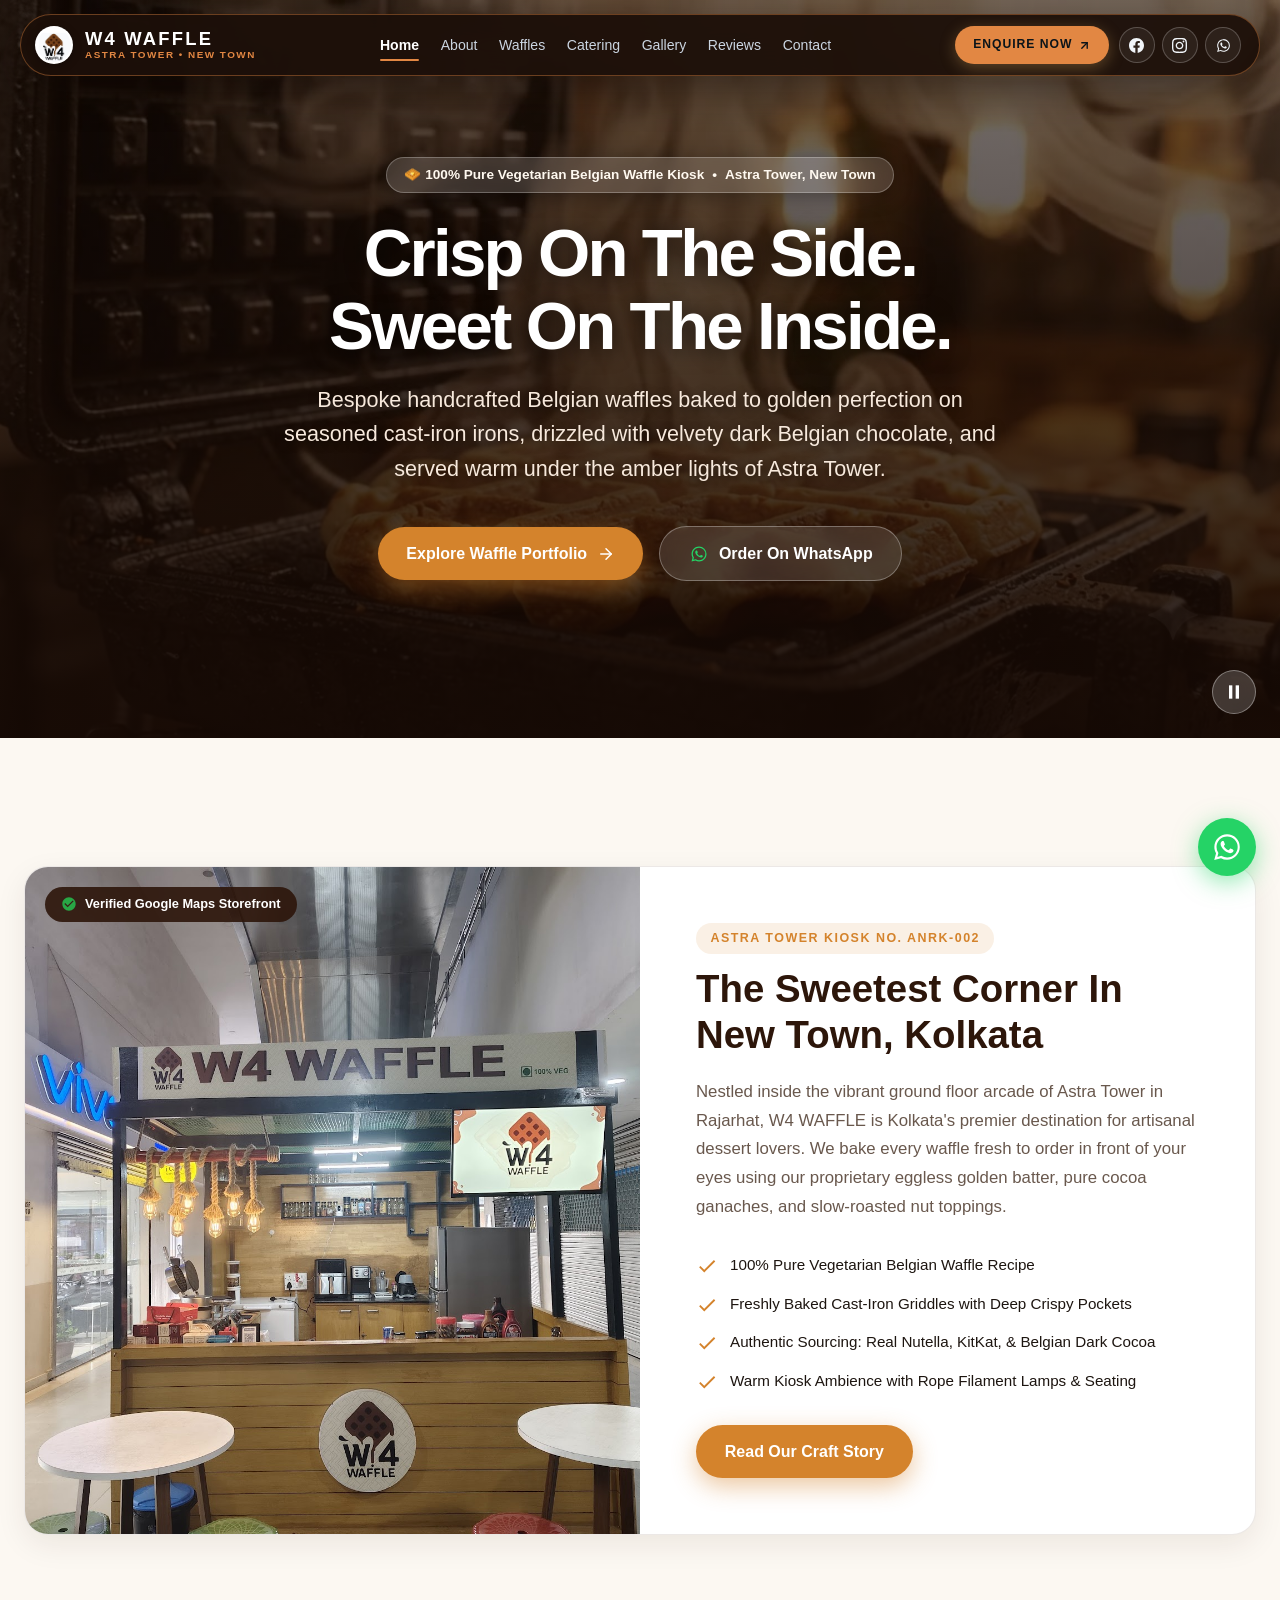
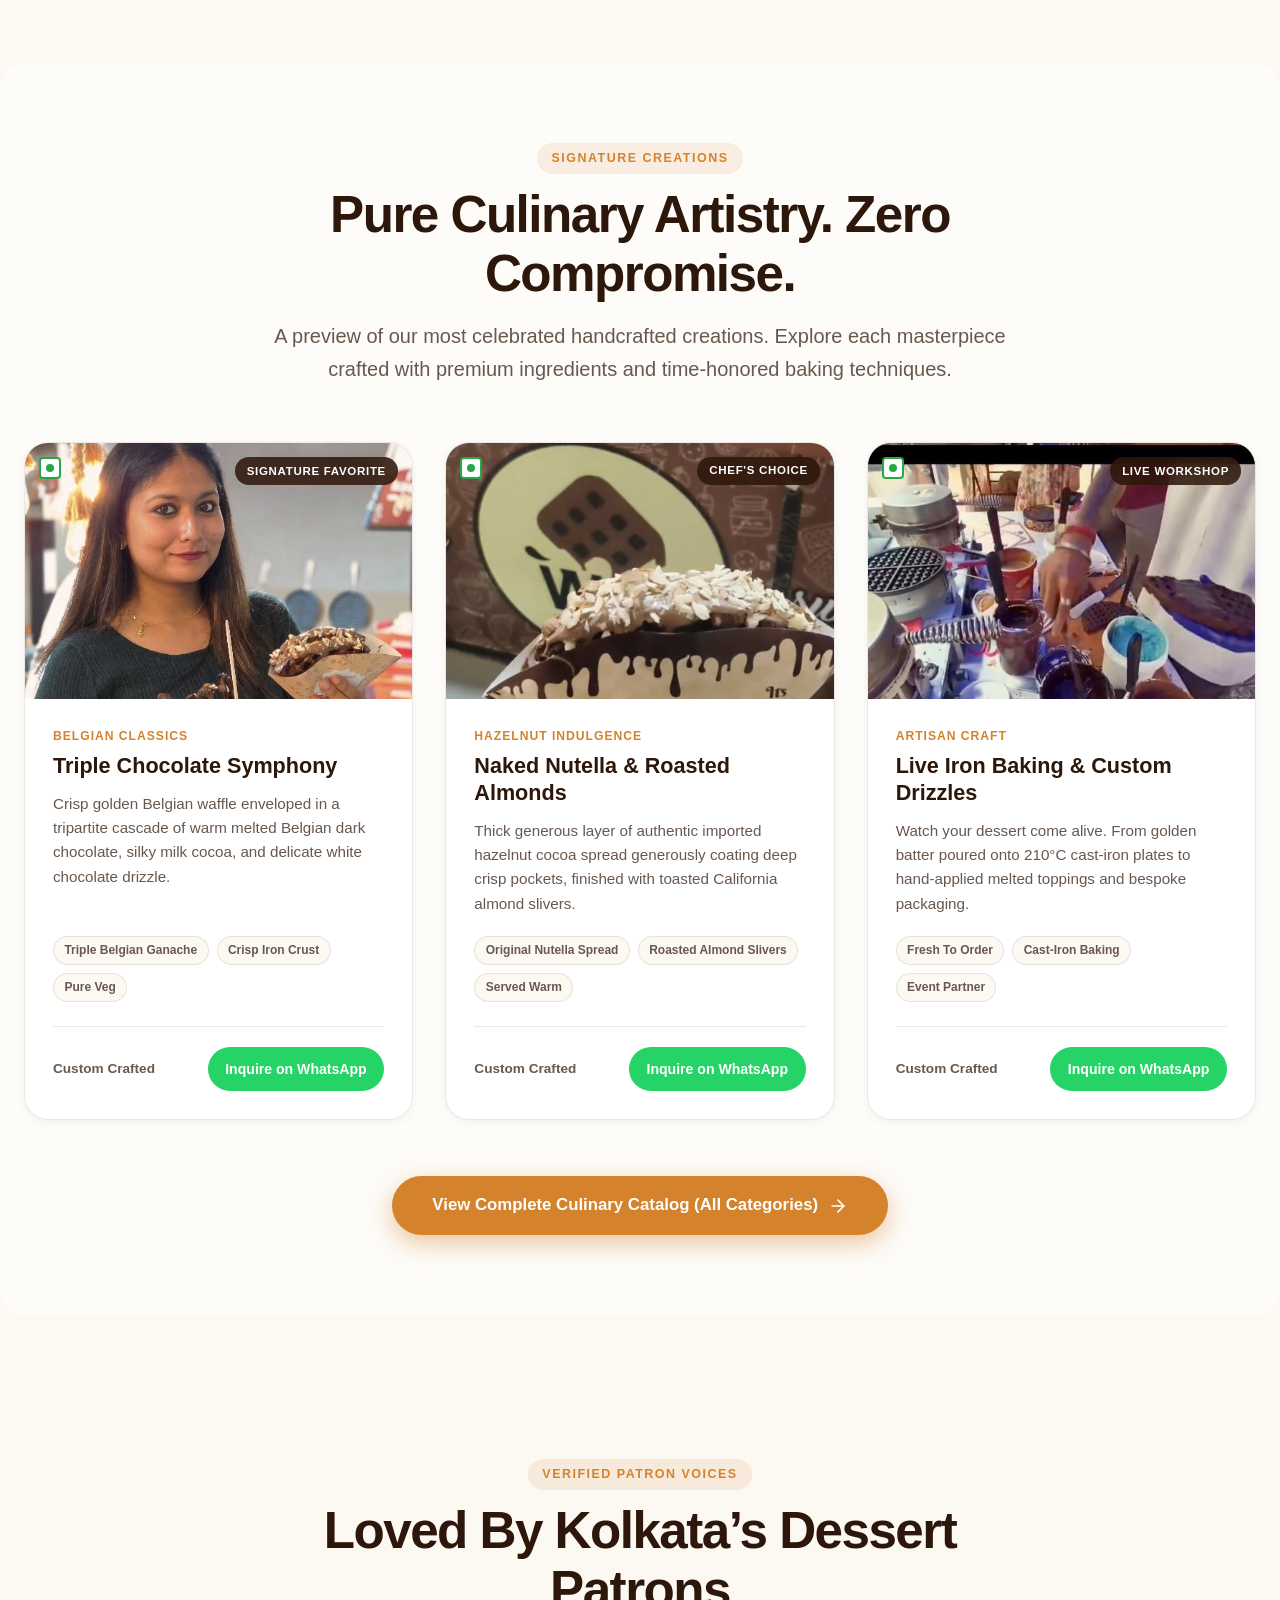
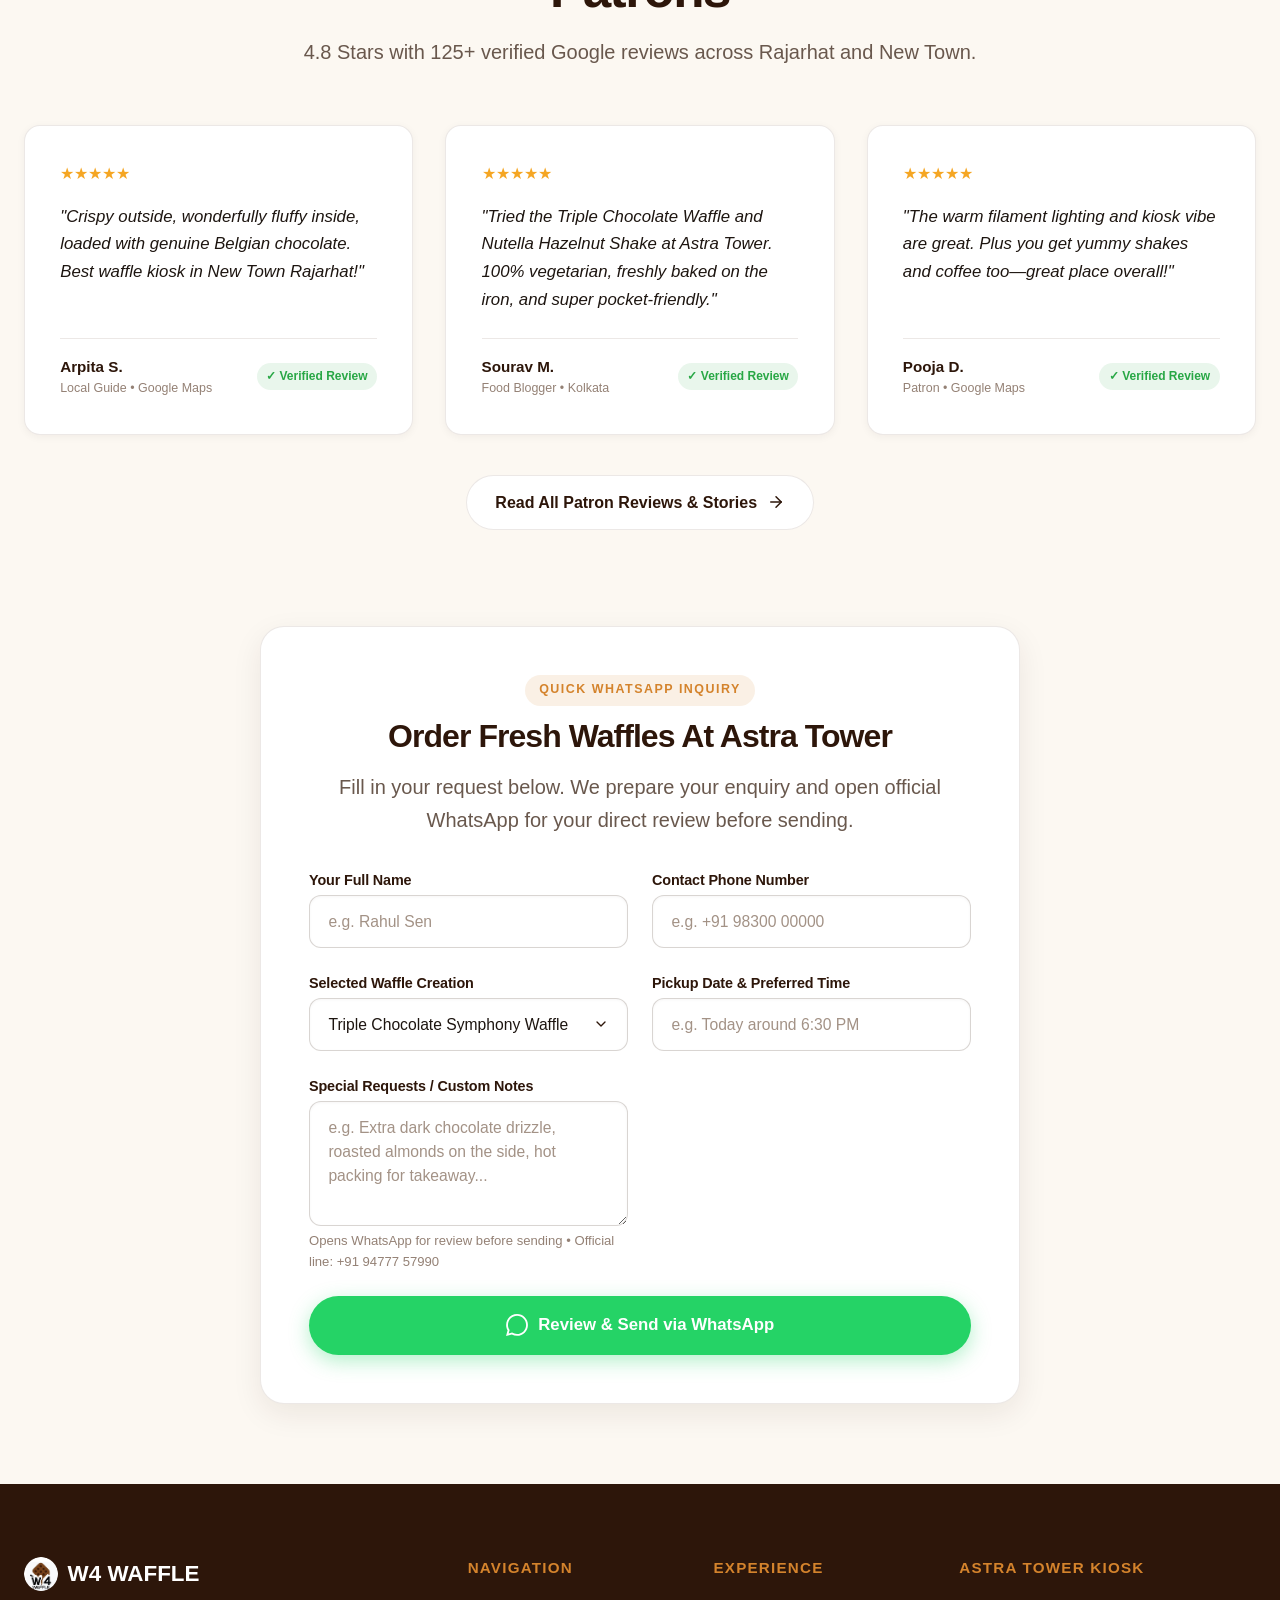
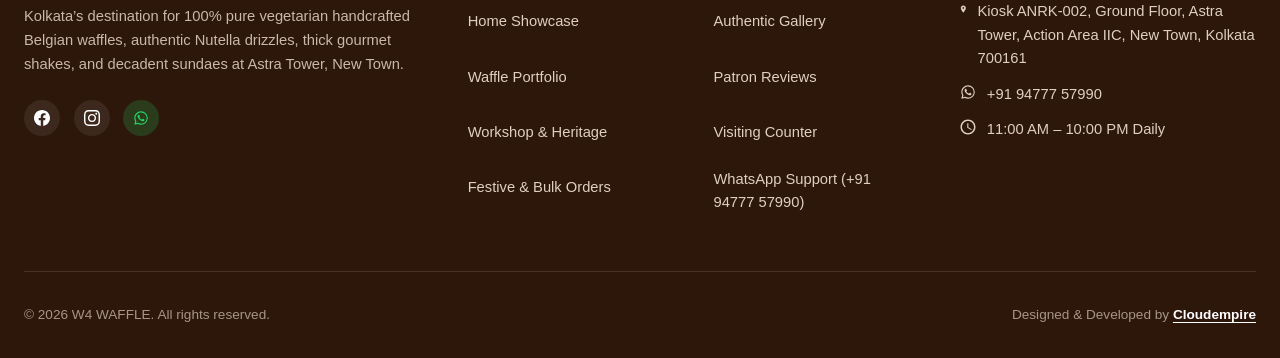
<file: index.html>
<!DOCTYPE html>
<html lang="en">
<head>
  <meta charset="UTF-8">
  <meta name="viewport" content="width=device-width, initial-scale=1.0">
  <title>W4 WAFFLE | Artisan Belgian Waffles & Dessert Kiosk | Astra Tower, New Town Kolkata</title>
  <meta name="description" content="Welcome to W4 WAFFLE at Astra Tower, New Town Kolkata. 100% Pure Vegetarian handcrafted Belgian waffles, Nutella drizzles, thick shakes, and sundaes baked fresh on sizzling irons.">
  <link rel="icon" type="image/png" href="assets/images/favicon.png">
  <link rel="apple-touch-icon" href="assets/images/apple-touch-icon.png">
  <link rel="stylesheet" href="assets/css/style.css">
  <script type="application/ld+json">
  {
    "@context": "https://schema.org",
    "@type": "Bakery",
    "name": "W4 WAFFLE",
    "image": "https://cloudempiretech.github.io/w4-waffle-kolkata/assets/images/storefront-kiosk.jpg",
    "telephone": "+919477757990",
    "address": {
      "@type": "PostalAddress",
      "streetAddress": "Kiosk ANRK-002, Ground Floor, Astra Tower, Action Area IIC",
      "addressLocality": "New Town, Rajarhat, Kolkata",
      "postalCode": "700161",
      "addressRegion": "West Bengal",
      "addressCountry": "IN"
    },
    "geo": {
      "@type": "GeoCoordinates",
      "latitude": 22.6213141,
      "longitude": 88.4648278
    },
    "url": "https://cloudempiretech.github.io/w4-waffle-kolkata/",
    "openingHoursSpecification": {
      "@type": "OpeningHoursSpecification",
      "dayOfWeek": ["Monday", "Tuesday", "Wednesday", "Thursday", "Friday", "Saturday", "Sunday"],
      "opens": "11:00",
      "closes": "22:00"
    },
    "servesCuisine": "Belgian Waffles, Desserts, Shakes",
    "aggregateRating": {
      "@type": "AggregateRating",
      "ratingValue": "4.8",
      "reviewCount": "125"
    }
  }
  </script>
</head>
<body>

    <!-- Top Navigation Header: TheDivine-Style Floating Dark Pill -->
  <header class="site-header">
    <div class="header-inner">
      <a href="index.html" class="brand-link" aria-label="W4 WAFFLE Home">
        <img src="assets/images/logo.png" alt="W4 WAFFLE Brand Logo" class="brand-logo" width="38" height="38">
        <div class="brand-title-wrap">
          <span class="brand-name">W4 WAFFLE</span>
          <span class="brand-tag">ASTRA TOWER • NEW TOWN</span>
        </div>
      </a>

      <nav aria-label="Primary Navigation">
        <ul class="nav-links">
          <li><a href="index.html" class="nav-link active">Home</a></li>
          <li><a href="about.html" class="nav-link">About</a></li>
          <li><a href="waffles.html" class="nav-link">Waffles</a></li>
          <li><a href="catering.html" class="nav-link">Catering</a></li>
          <li><a href="gallery.html" class="nav-link">Gallery</a></li>
          <li><a href="reviews.html" class="nav-link">Reviews</a></li>
          <li><a href="contact.html" class="nav-link">Contact</a></li>
        </ul>
      </nav>

      <div class="header-actions">
        <a href="https://wa.me/919477757990?text=Hello%20W4%20WAFFLE!%20I'd%20like%20to%20enquire%20about%20your%20delicacies." class="btn-header-cta" target="_blank" rel="noopener noreferrer" aria-label="WhatsApp enquiry">
          <span>ENQUIRE NOW</span>
          <svg width="13" height="13" viewBox="0 0 24 24" fill="none" stroke="currentColor" stroke-width="2.5" stroke-linecap="round" stroke-linejoin="round"><line x1="7" y1="17" x2="17" y2="7"></line><polyline points="7 7 17 7 17 17"></polyline></svg>
        </a>

        <div class="header-social-group">
          <a href="https://www.facebook.com/p/W4-waffle-61574730354163/" class="header-social-btn" target="_blank" rel="noopener noreferrer" aria-label="W4 WAFFLE on Facebook">
            <svg width="15" height="15" viewBox="0 0 24 24" fill="currentColor"><path d="M24 12.073c0-6.627-5.373-12-12-12s-12 5.373-12 12c0 5.99 4.388 10.954 10.125 11.854v-8.385H7.078v-3.47h3.047V9.43c0-3.007 1.792-4.669 4.533-4.669 1.312 0 2.686.235 2.686.235v2.953H15.83c-1.491 0-1.956.925-1.956 1.874v2.25h3.328l-.532 3.47h-2.796v8.385C19.612 23.027 24 18.062 24 12.073z"/></svg>
          </a>
          <a href="https://www.instagram.com/w4_waffle/" class="header-social-btn" target="_blank" rel="noopener noreferrer" aria-label="W4 WAFFLE on Instagram">
            <svg width="15" height="15" viewBox="0 0 24 24" fill="currentColor"><path d="M12 2.163c3.204 0 3.584.012 4.85.07 3.252.148 4.771 1.691 4.919 4.919.058 1.265.069 1.645.069 4.849 0 3.205-.012 3.584-.069 4.849-.149 3.225-1.664 4.771-4.919 4.919-1.266.058-1.644.07-4.85.07-3.204 0-3.584-.012-4.849-.07-3.26-.149-4.771-1.699-4.919-4.92-.058-1.265-.07-1.644-.07-4.849 0-3.204.013-3.583.07-4.849.149-3.227 1.664-4.771 4.919-4.919 1.266-.057 1.645-.069 4.849-.069zm0-2.163c-3.259 0-3.667.014-4.947.072-4.358.2-6.78 2.618-6.98 6.98-.059 1.281-.073 1.689-.073 4.948 0 3.259.014 3.668.072 4.948.2 4.358 2.618 6.78 6.98 6.98 1.281.058 1.689.072 4.948.072 3.259 0 3.668-.014 4.948-.072 4.354-.2 6.782-2.618 6.979-6.98.059-1.28.073-1.689.073-4.948 0-3.259-.014-3.667-.072-4.947-.196-4.354-2.617-6.78-6.979-6.98-1.281-.059-1.69-.073-4.949-.073zm0 5.838c-3.403 0-6.162 2.759-6.162 6.162s2.759 6.163 6.162 6.163 6.162-2.759 6.162-6.163c0-3.403-2.759-6.162-6.162-6.162zm0 10.162c-2.209 0-4-1.79-4-4 0-2.209 1.791-4 4-4s4 1.791 4 4c0 2.21-1.791 4-4 4zm6.406-11.845c-.796 0-1.441.645-1.441 1.44s.645 1.44 1.441 1.44c.795 0 1.439-.645 1.439-1.44s-.644-1.44-1.439-1.44z"/></svg>
          </a>
          <a href="https://wa.me/919477757990?text=Hello%20W4%20WAFFLE!%20I'm%20inquiring%20about%20your%20delicacies." class="header-social-btn" target="_blank" rel="noopener noreferrer" aria-label="W4 WAFFLE on WhatsApp">
            <svg width="17" height="17" viewBox="0 0 24 24" fill="currentColor"><path fill-rule="evenodd" clip-rule="evenodd" d="M18.403 5.638A8.919 8.919 0 0 0 12.053 3c-4.948 0-8.976 4.027-8.978 8.977 0 1.582.413 3.126 1.198 4.488L3 21.116l4.759-1.249a8.981 8.981 0 0 0 4.29 1.09h.004c4.947 0 8.975-4.027 8.977-8.977A8.926 8.926 0 0 0 18.403 5.638zM12.053 19.44a7.443 7.443 0 0 1-3.791-1.033l-.272-.162-2.812.738.75-2.743-.177-.282a7.445 7.445 0 0 1-1.144-3.981c.002-4.114 3.35-7.462 7.468-7.462a7.42 7.42 0 0 1 5.278 2.188 7.42 7.42 0 0 1 2.184 5.28c-.002 4.114-3.35 7.462-7.468 7.462zm4.095-5.592c-.225-.113-1.327-.655-1.533-.73-.205-.075-.354-.112-.504.113-.15.224-.579.73-.71.879-.13.15-.262.169-.487.056-.225-.113-.949-.35-1.808-1.116-.669-.597-1.121-1.334-1.252-1.559-.13-.225-.014-.347.099-.459.102-.101.225-.262.337-.393.113-.131.15-.225.225-.375.075-.15.038-.281-.019-.394-.056-.113-.504-1.215-.69-1.663-.182-.437-.367-.378-.504-.385l-.43-.008c-.15 0-.393.056-.599.281-.206.225-.786.768-.786 1.872s.805 2.172.917 2.322c.112.15 1.583 2.417 3.835 3.391 2.252.974 2.252.649 2.664.611.412-.037 1.327-.543 1.514-1.067.187-.524.187-.973.131-1.067-.056-.094-.206-.15-.431-.262z"/></svg>
          </a>
        </div>

        <button class="menu-toggle" aria-label="Toggle Navigation Menu" aria-expanded="false">
          <svg width="24" height="24" viewBox="0 0 24 24" fill="none" stroke="currentColor" stroke-width="2" stroke-linecap="round" stroke-linejoin="round">
            <line x1="3" y1="12" x2="21" y2="12"></line>
            <line x1="3" y1="6" x2="21" y2="6"></line>
            <line x1="3" y1="18" x2="21" y2="18"></line>
          </svg>
        </button>
      </div>
    </div>
  </header>

  <main>
    <!-- Hero Section with Gemini 16:9 Landscape Video -->
    <section class="hero-section" aria-label="Hero Landscape Video & Showcase">
      <div class="hero-video-wrap">
        <video class="hero-video" autoplay muted loop playsinline poster="assets/images/hero-poster.jpg">
          <source src="assets/videos/hero.mp4" type="video/mp4">
          Your browser does not support HTML5 video.
        </video>
      </div>
      <div class="hero-overlay"></div>

      <div class="hero-content">
        <div class="hero-badge float-badge">
          <span>🧇 100% Pure Vegetarian Belgian Waffle Kiosk</span>
          <span>•</span>
          <span>Astra Tower, New Town</span>
        </div>
        <h1 class="hero-title">Crisp On The Side.<br>Sweet On The Inside.</h1>
        <p class="hero-subtitle">
          Bespoke handcrafted Belgian waffles baked to golden perfection on seasoned cast-iron irons, drizzled with velvety dark Belgian chocolate, and served warm under the amber lights of Astra Tower.
        </p>
        <div class="hero-cta-group">
          <a href="waffles.html" class="btn-primary">
            <span>Explore Waffle Portfolio</span>
            <svg width="18" height="18" viewBox="0 0 24 24" fill="none" stroke="currentColor" stroke-width="2" stroke-linecap="round" stroke-linejoin="round"><line x1="5" y1="12" x2="19" y2="12"></line><polyline points="12 5 19 12 12 19"></polyline></svg>
          </a>
          <a href="https://wa.me/919477757990?text=Namaste%20W4%20WAFFLE!%20I'd%20like%20to%20order%20warm%20waffles%20from%20Astra%20Tower." class="btn-glass" target="_blank" rel="noopener noreferrer">
            <svg width="20" height="20" viewBox="0 0 24 24" fill="#25D366"><path fill-rule="evenodd" clip-rule="evenodd" d="M18.403 5.638A8.919 8.919 0 0 0 12.053 3c-4.948 0-8.976 4.027-8.978 8.977 0 1.582.413 3.126 1.198 4.488L3 21.116l4.759-1.249a8.981 8.981 0 0 0 4.29 1.09h.004c4.947 0 8.975-4.027 8.977-8.977A8.926 8.926 0 0 0 18.403 5.638zM12.053 19.44a7.443 7.443 0 0 1-3.791-1.033l-.272-.162-2.812.738.75-2.743-.177-.282a7.445 7.445 0 0 1-1.144-3.981c.002-4.114 3.35-7.462 7.468-7.462a7.42 7.42 0 0 1 5.278 2.188 7.42 7.42 0 0 1 2.184 5.28c-.002 4.114-3.35 7.462-7.468 7.462zm4.095-5.592c-.225-.113-1.327-.655-1.533-.73-.205-.075-.354-.112-.504.113-.15.224-.579.73-.71.879-.13.15-.262.169-.487.056-.225-.113-.949-.35-1.808-1.116-.669-.597-1.121-1.334-1.252-1.559-.13-.225-.014-.347.099-.459.102-.101.225-.262.337-.393.113-.131.15-.225.225-.375.075-.15.038-.281-.019-.394-.056-.113-.504-1.215-.69-1.663-.182-.437-.367-.378-.504-.385l-.43-.008c-.15 0-.393.056-.599.281-.206.225-.786.768-.786 1.872s.805 2.172.917 2.322c.112.15 1.583 2.417 3.835 3.391 2.252.974 2.252.649 2.664.611.412-.037 1.327-.543 1.514-1.067.187-.524.187-.973.131-1.067-.056-.094-.206-.15-.431-.262z"/></svg>
            <span>Order On WhatsApp</span>
          </a>
        </div>
      </div>

      <div class="hero-controls">
        <button class="video-toggle-btn" aria-label="Pause Hero Video">
          <svg width="20" height="20" viewBox="0 0 24 24" fill="currentColor"><rect x="6" y="4" width="4" height="16"></rect><rect x="14" y="4" width="4" height="16"></rect></svg>
        </button>
      </div>
    </section>

    <!-- Heritage Centerpiece: Authentic Google Maps Storefront -->
    <section class="section">
      <div class="showcase-centerpiece reveal">
        <div class="centerpiece-media">
          <img src="assets/images/storefront-kiosk.jpg" alt="Authentic Google Maps Storefront of W4 WAFFLE Kiosk at Astra Tower" class="centerpiece-img" width="1600" height="1200" loading="lazy">
          <div class="centerpiece-badge">
            <svg width="16" height="16" viewBox="0 0 24 24" fill="#28a745"><path d="M12 2C6.48 2 2 6.48 2 12s4.48 10 10 10 10-4.48 10-10S17.52 2 12 2zm-2 15l-5-5 1.41-1.41L10 14.17l7.59-7.59L19 8l-9 9z"/></svg>
            <span>Verified Google Maps Storefront</span>
          </div>
        </div>
        <div class="centerpiece-body">
          <span class="eyebrow">Astra Tower Kiosk No. ANRK-002</span>
          <h2 class="centerpiece-title">The Sweetest Corner In New Town, Kolkata</h2>
          <p class="centerpiece-text">
            Nestled inside the vibrant ground floor arcade of Astra Tower in Rajarhat, W4 WAFFLE is Kolkata's premier destination for artisanal dessert lovers. We bake every waffle fresh to order in front of your eyes using our proprietary eggless golden batter, pure cocoa ganaches, and slow-roasted nut toppings.
          </p>
          <ul class="feature-list">
            <li class="feature-item">
              <svg class="feature-icon" viewBox="0 0 24 24" fill="currentColor"><path d="M9 16.17L4.83 12l-1.42 1.41L9 19 21 7l-1.41-1.41z"/></svg>
              <span>100% Pure Vegetarian Belgian Waffle Recipe</span>
            </li>
            <li class="feature-item">
              <svg class="feature-icon" viewBox="0 0 24 24" fill="currentColor"><path d="M9 16.17L4.83 12l-1.42 1.41L9 19 21 7l-1.41-1.41z"/></svg>
              <span>Freshly Baked Cast-Iron Griddles with Deep Crispy Pockets</span>
            </li>
            <li class="feature-item">
              <svg class="feature-icon" viewBox="0 0 24 24" fill="currentColor"><path d="M9 16.17L4.83 12l-1.42 1.41L9 19 21 7l-1.41-1.41z"/></svg>
              <span>Authentic Sourcing: Real Nutella, KitKat, & Belgian Dark Cocoa</span>
            </li>
            <li class="feature-item">
              <svg class="feature-icon" viewBox="0 0 24 24" fill="currentColor"><path d="M9 16.17L4.83 12l-1.42 1.41L9 19 21 7l-1.41-1.41z"/></svg>
              <span>Warm Kiosk Ambience with Rope Filament Lamps & Seating</span>
            </li>
          </ul>
          <a href="about.html" class="btn-primary">Read Our Craft Story</a>
        </div>
      </div>
    </section>

    <!-- Signature Creations Teaser -->
    <section class="section" style="background: rgba(255, 255, 255, 0.6); border-radius: var(--radius-lg); margin-bottom: 4rem;">
      <div class="section-head reveal">
        <span class="eyebrow">Signature Creations</span>
        <h2 class="headline">Pure Culinary Artistry. Zero Compromise.</h2>
        <p class="subhead">A preview of our most celebrated handcrafted creations. Explore each masterpiece crafted with premium ingredients and time-honored baking techniques.</p>
      </div>

      <div class="portfolio-grid">
        <!-- Card 1: Triple Chocolate Waffle -->
        <article class="portfolio-card reveal" data-delay="1">
          <div class="portfolio-card-media">
            <img src="assets/images/waffle-triple-choco.jpg" alt="Triple Chocolate Waffle handcrafted at W4 WAFFLE" class="portfolio-card-img" width="540" height="960" loading="lazy">
            <div class="portfolio-card-veg" title="100% Pure Vegetarian"></div>
            <div class="portfolio-card-badge">Signature Favorite</div>
          </div>
          <div class="portfolio-card-body">
            <span class="portfolio-card-category">Belgian Classics</span>
            <h3 class="portfolio-card-title">Triple Chocolate Symphony</h3>
            <p class="portfolio-card-desc">
              Crisp golden Belgian waffle enveloped in a tripartite cascade of warm melted Belgian dark chocolate, silky milk cocoa, and delicate white chocolate drizzle.
            </p>
            <div class="portfolio-card-specs">
              <span class="spec-chip">Triple Belgian Ganache</span>
              <span class="spec-chip">Crisp Iron Crust</span>
              <span class="spec-chip">Pure Veg</span>
            </div>
            <div class="portfolio-card-footer">
              <span style="font-size: 0.85rem; color: var(--color-text-muted); font-weight: 600;">Custom Crafted</span>
              <a href="https://wa.me/919477757990?text=Namaste%20W4%20WAFFLE!%20I'd%20like%20to%20enquire%20about%20the%20Triple%20Chocolate%20Symphony%20waffle." class="btn-card-wa" target="_blank" rel="noopener noreferrer">
                <span>Inquire on WhatsApp</span>
              </a>
            </div>
          </div>
        </article>

        <!-- Card 2: Naked Nutella Waffle -->
        <article class="portfolio-card reveal" data-delay="2">
          <div class="portfolio-card-media">
            <img src="assets/images/waffle-redvelvet.jpg" alt="Naked Nutella Roasted Almond Waffle at W4 WAFFLE" class="portfolio-card-img" width="540" height="960" loading="lazy">
            <div class="portfolio-card-veg" title="100% Pure Vegetarian"></div>
            <div class="portfolio-card-badge">Chef's Choice</div>
          </div>
          <div class="portfolio-card-body">
            <span class="portfolio-card-category">Hazelnut Indulgence</span>
            <h3 class="portfolio-card-title">Naked Nutella & Roasted Almonds</h3>
            <p class="portfolio-card-desc">
              Thick generous layer of authentic imported hazelnut cocoa spread generously coating deep crisp pockets, finished with toasted California almond slivers.
            </p>
            <div class="portfolio-card-specs">
              <span class="spec-chip">Original Nutella Spread</span>
              <span class="spec-chip">Roasted Almond Slivers</span>
              <span class="spec-chip">Served Warm</span>
            </div>
            <div class="portfolio-card-footer">
              <span style="font-size: 0.85rem; color: var(--color-text-muted); font-weight: 600;">Custom Crafted</span>
              <a href="https://wa.me/919477757990?text=Namaste%20W4%20WAFFLE!%20I'd%20like%20to%20enquire%20about%20the%20Naked%20Nutella%20Waffle." class="btn-card-wa" target="_blank" rel="noopener noreferrer">
                <span>Inquire on WhatsApp</span>
              </a>
            </div>
          </div>
        </article>

        <!-- Card 3: Artisan Waffle Iron Craft -->
        <article class="portfolio-card reveal" data-delay="3">
          <div class="portfolio-card-media">
            <img src="assets/images/waffle-nutella-slice.jpg" alt="Live Event Waffle Craft & Baking at W4 WAFFLE" class="portfolio-card-img" width="540" height="960" loading="lazy">
            <div class="portfolio-card-veg" title="100% Pure Vegetarian"></div>
            <div class="portfolio-card-badge">Live Workshop</div>
          </div>
          <div class="portfolio-card-body">
            <span class="portfolio-card-category">Artisan Craft</span>
            <h3 class="portfolio-card-title">Live Iron Baking & Custom Drizzles</h3>
            <p class="portfolio-card-desc">
              Watch your dessert come alive. From golden batter poured onto 210°C cast-iron plates to hand-applied melted toppings and bespoke packaging.
            </p>
            <div class="portfolio-card-specs">
              <span class="spec-chip">Fresh To Order</span>
              <span class="spec-chip">Cast-Iron Baking</span>
              <span class="spec-chip">Event Partner</span>
            </div>
            <div class="portfolio-card-footer">
              <span style="font-size: 0.85rem; color: var(--color-text-muted); font-weight: 600;">Custom Crafted</span>
              <a href="https://wa.me/919477757990?text=Namaste%20W4%20WAFFLE!%20I'd%20like%20to%20enquire%20about%20live%20waffle%20baking%20for%20an%20event." class="btn-card-wa" target="_blank" rel="noopener noreferrer">
                <span>Inquire on WhatsApp</span>
              </a>
            </div>
          </div>
        </article>
      </div>

      <div style="text-align: center; margin-top: 3.5rem;" class="reveal">
        <a href="waffles.html" class="btn-primary" style="padding: 1rem 2.5rem; font-size: 1.05rem;">
          <span>View Complete Culinary Catalog (All Categories)</span>
          <svg width="20" height="20" viewBox="0 0 24 24" fill="none" stroke="currentColor" stroke-width="2" stroke-linecap="round" stroke-linejoin="round"><line x1="5" y1="12" x2="19" y2="12"></line><polyline points="12 5 19 12 12 19"></polyline></svg>
        </a>
      </div>
    </section>

    <!-- Verified Reviews Excerpt -->
    <section class="section">
      <div class="section-head reveal">
        <span class="eyebrow">Verified Patron Voices</span>
        <h2 class="headline">Loved By Kolkata’s Dessert Patrons</h2>
        <p class="subhead">4.8 Stars with 125+ verified Google reviews across Rajarhat and New Town.</p>
      </div>

      <div class="reviews-grid">
        <div class="review-card reveal" data-delay="1">
          <div class="review-stars">★★★★★</div>
          <p class="review-text">"Crispy outside, wonderfully fluffy inside, loaded with genuine Belgian chocolate. Best waffle kiosk in New Town Rajarhat!"</p>
          <div class="review-author-wrap">
            <div class="review-author-info">
              <span class="review-author">Arpita S.</span>
              <span class="review-meta">Local Guide • Google Maps</span>
            </div>
            <span class="review-verified-badge">✓ Verified Review</span>
          </div>
        </div>

        <div class="review-card reveal" data-delay="2">
          <div class="review-stars">★★★★★</div>
          <p class="review-text">"Tried the Triple Chocolate Waffle and Nutella Hazelnut Shake at Astra Tower. 100% vegetarian, freshly baked on the iron, and super pocket-friendly."</p>
          <div class="review-author-wrap">
            <div class="review-author-info">
              <span class="review-author">Sourav M.</span>
              <span class="review-meta">Food Blogger • Kolkata</span>
            </div>
            <span class="review-verified-badge">✓ Verified Review</span>
          </div>
        </div>

        <div class="review-card reveal" data-delay="3">
          <div class="review-stars">★★★★★</div>
          <p class="review-text">"The warm filament lighting and kiosk vibe are great. Plus you get yummy shakes and coffee too—great place overall!"</p>
          <div class="review-author-wrap">
            <div class="review-author-info">
              <span class="review-author">Pooja D.</span>
              <span class="review-meta">Patron • Google Maps</span>
            </div>
            <span class="review-verified-badge">✓ Verified Review</span>
          </div>
        </div>
      </div>

      <div style="text-align: center; margin-top: 2.5rem;" class="reveal">
        <a href="reviews.html" class="btn-glass" style="color: var(--color-primary); border-color: var(--color-border); background: var(--color-surface);">
          <span>Read All Patron Reviews & Stories</span>
          <svg width="18" height="18" viewBox="0 0 24 24" fill="none" stroke="currentColor" stroke-width="2" stroke-linecap="round" stroke-linejoin="round"><line x1="5" y1="12" x2="19" y2="12"></line><polyline points="12 5 19 12 12 19"></polyline></svg>
        </a>
      </div>
    </section>

    <!-- Quick Direct WhatsApp Inquiry Form -->
    <section class="section" style="padding-top: 1rem;">
      <div class="inquiry-card reveal">
        <div class="section-head" style="margin-bottom: 2rem;">
          <span class="eyebrow">Quick WhatsApp Inquiry</span>
          <h2 class="headline" style="font-size: 2rem;">Order Fresh Waffles At Astra Tower</h2>
          <p class="subhead">Fill in your request below. We prepare your enquiry and open official WhatsApp for your direct review before sending.</p>
        </div>

        <form class="inquiry-form" novalidate>
          <div class="form-grid">
            <div>
              <label class="form-label" for="inq-name">Your Full Name</label>
              <input class="form-input" type="text" id="inq-name" name="name" placeholder="e.g. Rahul Sen" required>
            </div>
            <div>
              <label class="form-label" for="inq-phone">Contact Phone Number</label>
              <input class="form-input" type="tel" id="inq-phone" name="phone" placeholder="e.g. +91 98300 00000" required>
            </div>
            <div>
              <label class="form-label" for="inq-creation">Selected Waffle Creation</label>
              <select class="form-select" id="inq-creation" name="creation">
                <option value="Triple Chocolate Waffle">Triple Chocolate Symphony Waffle</option>
                <option value="Naked Nutella Waffle">Naked Nutella & Roasted Almonds</option>
                <option value="KitKat Crunch Waffle">KitKat Crunch Ganache Waffle</option>
                <option value="Belgian Dark Chocolate">Belgian 70% Dark Cocoa Waffle</option>
                <option value="Red Velvet Waffle">Red Velvet Cream Cheese Waffle</option>
                <option value="Nutella Hazelnut Shake">Nutella Hazelnut Thick Shake</option>
                <option value="Warm Waffle Fudge Sundae">Warm Waffle Fudge Sundae</option>
                <option value="Custom Event Hamper / Bulk Platter">Festive Box / Event Hamper Platter</option>
              </select>
            </div>
            <div>
              <label class="form-label" for="inq-timing">Pickup Date & Preferred Time</label>
              <input class="form-input" type="text" id="inq-timing" name="timing" placeholder="e.g. Today around 6:30 PM">
            </div>
            <div class="form-group-full">
              <label class="form-label" for="inq-notes">Special Requests / Custom Notes</label>
              <textarea class="form-textarea" id="inq-notes" name="notes" placeholder="e.g. Extra dark chocolate drizzle, roasted almonds on the side, hot packing for takeaway..."></textarea>
              <p class="form-helper">Opens WhatsApp for review before sending • Official line: +91 94777 57990</p>
            </div>
          </div>
          <button type="submit" class="btn-form-submit">
            <svg width="22" height="22" viewBox="0 0 24 24" fill="currentColor"><path d="M.057 24l1.687-6.163c-1.041-1.804-1.588-3.849-1.587-5.946.003-6.556 5.338-11.891 11.893-11.891 3.181.001 6.167 1.24 8.413 3.488 2.245 2.248 3.481 5.236 3.48 8.414-.003 6.557-5.338 11.892-11.893 11.892-1.99-.001-3.951-.5-5.688-1.448l-6.305 1.654zm6.597-3.807c1.676.995 3.276 1.591 5.392 1.592 5.448 0 9.886-4.434 9.889-9.885.002-5.462-4.415-9.89-9.881-9.892-5.452 0-9.887 4.434-9.889 9.884-.001 2.225.651 3.891 1.746 5.634l-.999 3.648 3.742-.981z"/></svg>
            <span>Review & Send via WhatsApp</span>
          </button>
        </form>
      </div>
    </section>
  </main>

  <!-- Site Footer -->
  <footer class="site-footer">
    <div class="footer-inner">
      <div class="footer-grid">
        <div>
          <div class="footer-brand-title">
            <img src="assets/images/logo.png" alt="W4 WAFFLE Logo" width="34" height="34" style="border-radius: 50%;">
            <span>W4 WAFFLE</span>
          </div>
          <p class="footer-brand-desc">
            Kolkata’s destination for 100% pure vegetarian handcrafted Belgian waffles, authentic Nutella drizzles, thick gourmet shakes, and decadent sundaes at Astra Tower, New Town.
          </p>
          <div style="display: flex; gap: 0.85rem; align-items: center; margin-top: 0.5rem;">
            <a href="https://www.facebook.com/p/W4-waffle-61574730354163/" target="_blank" rel="noopener noreferrer" style="width: 36px; height: 36px; border-radius: 50%; background: rgba(255,255,255,0.08); display: flex; align-items: center; justify-content: center; color: #ffffff; transition: background 0.2s;" aria-label="W4 WAFFLE Facebook">
              <svg width="16" height="16" viewBox="0 0 24 24" fill="currentColor"><path d="M24 12.073c0-6.627-5.373-12-12-12s-12 5.373-12 12c0 5.99 4.388 10.954 10.125 11.854v-8.385H7.078v-3.47h3.047V9.43c0-3.007 1.792-4.669 4.533-4.669 1.312 0 2.686.235 2.686.235v2.953H15.83c-1.491 0-1.956.925-1.956 1.874v2.25h3.328l-.532 3.47h-2.796v8.385C19.612 23.027 24 18.062 24 12.073z"/></svg>
            </a>
            <a href="https://www.instagram.com/w4_waffle/" target="_blank" rel="noopener noreferrer" style="width: 36px; height: 36px; border-radius: 50%; background: rgba(255,255,255,0.08); display: flex; align-items: center; justify-content: center; color: #ffffff; transition: background 0.2s;" aria-label="W4 WAFFLE Instagram">
              <svg width="16" height="16" viewBox="0 0 24 24" fill="currentColor"><path d="M12 2.163c3.204 0 3.584.012 4.85.07 3.252.148 4.771 1.691 4.919 4.919.058 1.265.069 1.645.069 4.849 0 3.205-.012 3.584-.069 4.849-.149 3.225-1.664 4.771-4.919 4.919-1.266.058-1.644.07-4.85.07-3.204 0-3.584-.012-4.849-.07-3.26-.149-4.771-1.699-4.919-4.92-.058-1.265-.07-1.644-.07-4.849 0-3.204.013-3.583.07-4.849.149-3.227 1.664-4.771 4.919-4.919 1.266-.057 1.645-.069 4.849-.069zm0-2.163c-3.259 0-3.667.014-4.947.072-4.358.2-6.78 2.618-6.98 6.98-.059 1.281-.073 1.689-.073 4.948 0 3.259.014 3.668.072 4.948.2 4.358 2.618 6.78 6.98 6.98 1.281.058 1.689.072 4.948.072 3.259 0 3.668-.014 4.948-.072 4.354-.2 6.782-2.618 6.979-6.98.059-1.28.073-1.689.073-4.948 0-3.259-.014-3.667-.072-4.947-.196-4.354-2.617-6.78-6.979-6.98-1.281-.059-1.69-.073-4.949-.073zm0 5.838c-3.403 0-6.162 2.759-6.162 6.162s2.759 6.163 6.162 6.163 6.162-2.759 6.162-6.163c0-3.403-2.759-6.162-6.162-6.162zm0 10.162c-2.209 0-4-1.79-4-4 0-2.209 1.791-4 4-4s4 1.791 4 4c0 2.21-1.791 4-4 4zm6.406-11.845c-.796 0-1.441.645-1.441 1.44s.645 1.44 1.441 1.44c.795 0 1.439-.645 1.439-1.44s-.644-1.44-1.439-1.44z"/></svg>
            </a>
            <a href="https://wa.me/919477757990" target="_blank" rel="noopener noreferrer" style="width: 36px; height: 36px; border-radius: 50%; background: rgba(37, 211, 102, 0.2); display: flex; align-items: center; justify-content: center; color: #25D366; transition: background 0.2s;" aria-label="W4 WAFFLE WhatsApp">
              <svg width="18" height="18" viewBox="0 0 24 24" fill="currentColor"><path fill-rule="evenodd" clip-rule="evenodd" d="M18.403 5.638A8.919 8.919 0 0 0 12.053 3c-4.948 0-8.976 4.027-8.978 8.977 0 1.582.413 3.126 1.198 4.488L3 21.116l4.759-1.249a8.981 8.981 0 0 0 4.29 1.09h.004c4.947 0 8.975-4.027 8.977-8.977A8.926 8.926 0 0 0 18.403 5.638zM12.053 19.44a7.443 7.443 0 0 1-3.791-1.033l-.272-.162-2.812.738.75-2.743-.177-.282a7.445 7.445 0 0 1-1.144-3.981c.002-4.114 3.35-7.462 7.468-7.462a7.42 7.42 0 0 1 5.278 2.188 7.42 7.42 0 0 1 2.184 5.28c-.002 4.114-3.35 7.462-7.468 7.462zm4.095-5.592c-.225-.113-1.327-.655-1.533-.73-.205-.075-.354-.112-.504.113-.15.224-.579.73-.71.879-.13.15-.262.169-.487.056-.225-.113-.949-.35-1.808-1.116-.669-.597-1.121-1.334-1.252-1.559-.13-.225-.014-.347.099-.459.102-.101.225-.262.337-.393.113-.131.15-.225.225-.375.075-.15.038-.281-.019-.394-.056-.113-.504-1.215-.69-1.663-.182-.437-.367-.378-.504-.385l-.43-.008c-.15 0-.393.056-.599.281-.206.225-.786.768-.786 1.872s.805 2.172.917 2.322c.112.15 1.583 2.417 3.835 3.391 2.252.974 2.252.649 2.664.611.412-.037 1.327-.543 1.514-1.067.187-.524.187-.973.131-1.067-.056-.094-.206-.15-.431-.262z"/></svg>
            </a>
          </div>
        </div>

        <div>
          <h3 class="footer-heading">Navigation</h3>
          <ul class="footer-links">
            <li><a href="index.html" class="footer-link">Home Showcase</a></li>
            <li><a href="waffles.html" class="footer-link">Waffle Portfolio</a></li>
            <li><a href="about.html" class="footer-link">Workshop & Heritage</a></li>
            <li><a href="catering.html" class="footer-link">Festive & Bulk Orders</a></li>
          </ul>
        </div>

        <div>
          <h3 class="footer-heading">Experience</h3>
          <ul class="footer-links">
            <li><a href="gallery.html" class="footer-link">Authentic Gallery</a></li>
            <li><a href="reviews.html" class="footer-link">Patron Reviews</a></li>
            <li><a href="contact.html" class="footer-link">Visiting Counter</a></li>
            <li><a href="https://wa.me/919477757990" class="footer-link" target="_blank" rel="noopener noreferrer">WhatsApp Support (+91 94777 57990)</a></li>
          </ul>
        </div>

        <div>
          <h3 class="footer-heading">Astra Tower Kiosk</h3>
          <div class="footer-contact-item">
            <svg width="18" height="18" viewBox="0 0 24 24" fill="currentColor"><path d="M12 2C8.13 2 5 5.13 5 9c0 5.25 7 13 7 13s7-7.75 7-13c0-3.87-3.13-7-7-7zm0 9.5c-1.38 0-2.5-1.12-2.5-2.5s1.12-2.5 2.5-2.5 2.5 1.12 2.5 2.5-1.12 2.5-2.5 2.5z"/></svg>
            <span>Kiosk ANRK-002, Ground Floor, Astra Tower, Action Area IIC, New Town, Kolkata 700161</span>
          </div>
          <div class="footer-contact-item">
            <svg width="18" height="18" viewBox="0 0 24 24" fill="currentColor"><path fill-rule="evenodd" clip-rule="evenodd" d="M18.403 5.638A8.919 8.919 0 0 0 12.053 3c-4.948 0-8.976 4.027-8.978 8.977 0 1.582.413 3.126 1.198 4.488L3 21.116l4.759-1.249a8.981 8.981 0 0 0 4.29 1.09h.004c4.947 0 8.975-4.027 8.977-8.977A8.926 8.926 0 0 0 18.403 5.638zM12.053 19.44a7.443 7.443 0 0 1-3.791-1.033l-.272-.162-2.812.738.75-2.743-.177-.282a7.445 7.445 0 0 1-1.144-3.981c.002-4.114 3.35-7.462 7.468-7.462a7.42 7.42 0 0 1 5.278 2.188 7.42 7.42 0 0 1 2.184 5.28c-.002 4.114-3.35 7.462-7.468 7.462zm4.095-5.592c-.225-.113-1.327-.655-1.533-.73-.205-.075-.354-.112-.504.113-.15.224-.579.73-.71.879-.13.15-.262.169-.487.056-.225-.113-.949-.35-1.808-1.116-.669-.597-1.121-1.334-1.252-1.559-.13-.225-.014-.347.099-.459.102-.101.225-.262.337-.393.113-.131.15-.225.225-.375.075-.15.038-.281-.019-.394-.056-.113-.504-1.215-.69-1.663-.182-.437-.367-.378-.504-.385l-.43-.008c-.15 0-.393.056-.599.281-.206.225-.786.768-.786 1.872s.805 2.172.917 2.322c.112.15 1.583 2.417 3.835 3.391 2.252.974 2.252.649 2.664.611.412-.037 1.327-.543 1.514-1.067.187-.524.187-.973.131-1.067-.056-.094-.206-.15-.431-.262z"/></svg>
            <span><a href="tel:+919477757990" style="color: inherit;">+91 94777 57990</a></span>
          </div>
          <div class="footer-contact-item">
            <svg width="18" height="18" viewBox="0 0 24 24" fill="currentColor"><path d="M11.99 2C6.47 2 2 6.48 2 12s4.47 10 9.99 10C17.52 22 22 17.52 22 12S17.52 2 11.99 2zM12 20c-4.42 0-8-3.58-8-8s3.58-8 8-8 8 3.58 8 8-3.58 8-8 8zm.5-13H11v6l5.25 3.15.75-1.23-4.5-2.67z"/></svg>
            <span>11:00 AM – 10:00 PM Daily</span>
          </div>
        </div>
      </div>

      <div class="footer-bottom">
        <div>© 2026 W4 WAFFLE. All rights reserved.</div>
        <div class="cloudempire-attr">
          Designed &amp; Developed by <a href="https://cloudempire.tech/" target="_blank" rel="noopener noreferrer">Cloudempire</a>
        </div>
      </div>
    </div>
  </footer>

  <!-- Floating Mobile WhatsApp CTA -->
  <a href="https://wa.me/919477757990?text=Hello%20W4%20WAFFLE!%20I'm%20inquiring%20about%20your%20delicacies." class="floating-wa-btn" target="_blank" rel="noopener noreferrer" aria-label="Open WhatsApp Chat">
    <svg width="34" height="34" viewBox="0 0 24 24" fill="#ffffff"><path fill-rule="evenodd" clip-rule="evenodd" d="M18.403 5.638A8.919 8.919 0 0 0 12.053 3c-4.948 0-8.976 4.027-8.978 8.977 0 1.582.413 3.126 1.198 4.488L3 21.116l4.759-1.249a8.981 8.981 0 0 0 4.29 1.09h.004c4.947 0 8.975-4.027 8.977-8.977A8.926 8.926 0 0 0 18.403 5.638zM12.053 19.44a7.443 7.443 0 0 1-3.791-1.033l-.272-.162-2.812.738.75-2.743-.177-.282a7.445 7.445 0 0 1-1.144-3.981c.002-4.114 3.35-7.462 7.468-7.462a7.42 7.42 0 0 1 5.278 2.188 7.42 7.42 0 0 1 2.184 5.28c-.002 4.114-3.35 7.462-7.468 7.462zm4.095-5.592c-.225-.113-1.327-.655-1.533-.73-.205-.075-.354-.112-.504.113-.15.224-.579.73-.71.879-.13.15-.262.169-.487.056-.225-.113-.949-.35-1.808-1.116-.669-.597-1.121-1.334-1.252-1.559-.13-.225-.014-.347.099-.459.102-.101.225-.262.337-.393.113-.131.15-.225.225-.375.075-.15.038-.281-.019-.394-.056-.113-.504-1.215-.69-1.663-.182-.437-.367-.378-.504-.385l-.43-.008c-.15 0-.393.056-.599.281-.206.225-.786.768-.786 1.872s.805 2.172.917 2.322c.112.15 1.583 2.417 3.835 3.391 2.252.974 2.252.649 2.664.611.412-.037 1.327-.543 1.514-1.067.187-.524.187-.973.131-1.067-.056-.094-.206-.15-.431-.262z"/></svg>
  </a>

  <script src="assets/js/main.js"></script>
</body>
</html>
</file>
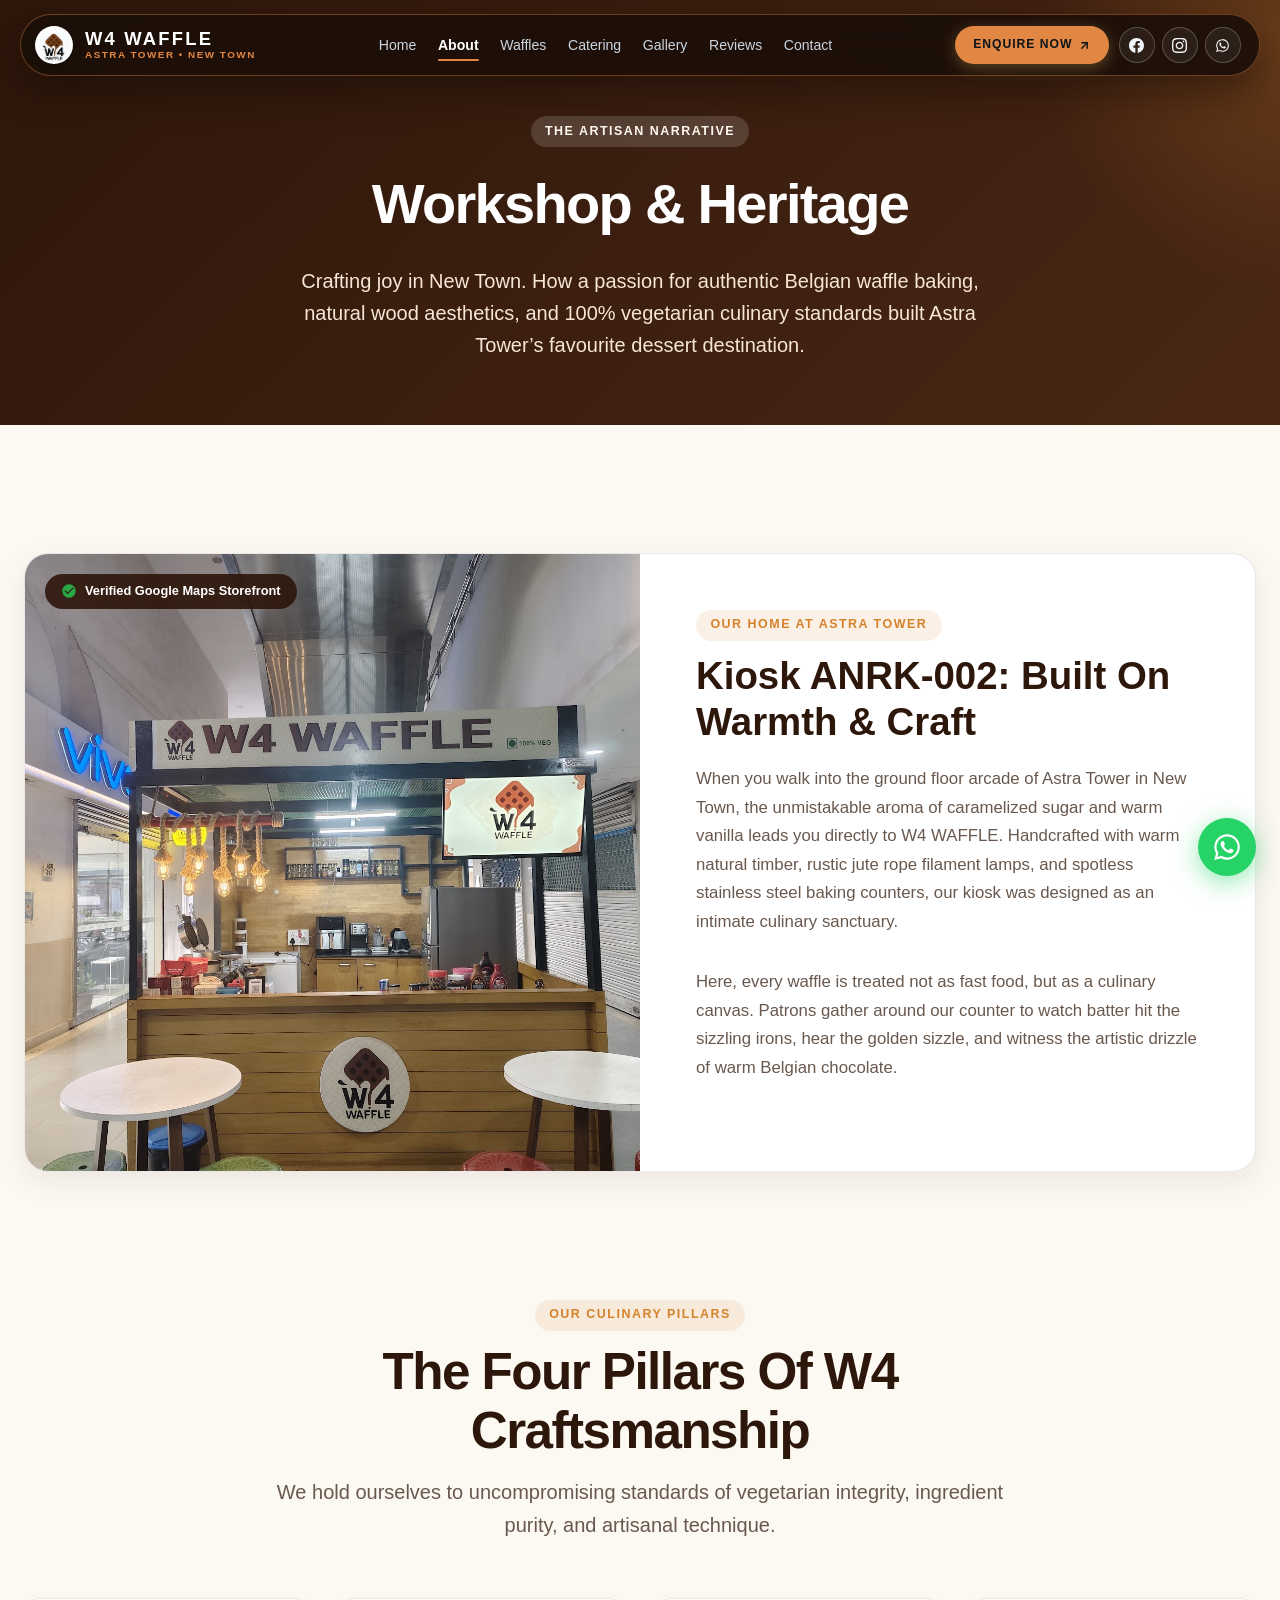
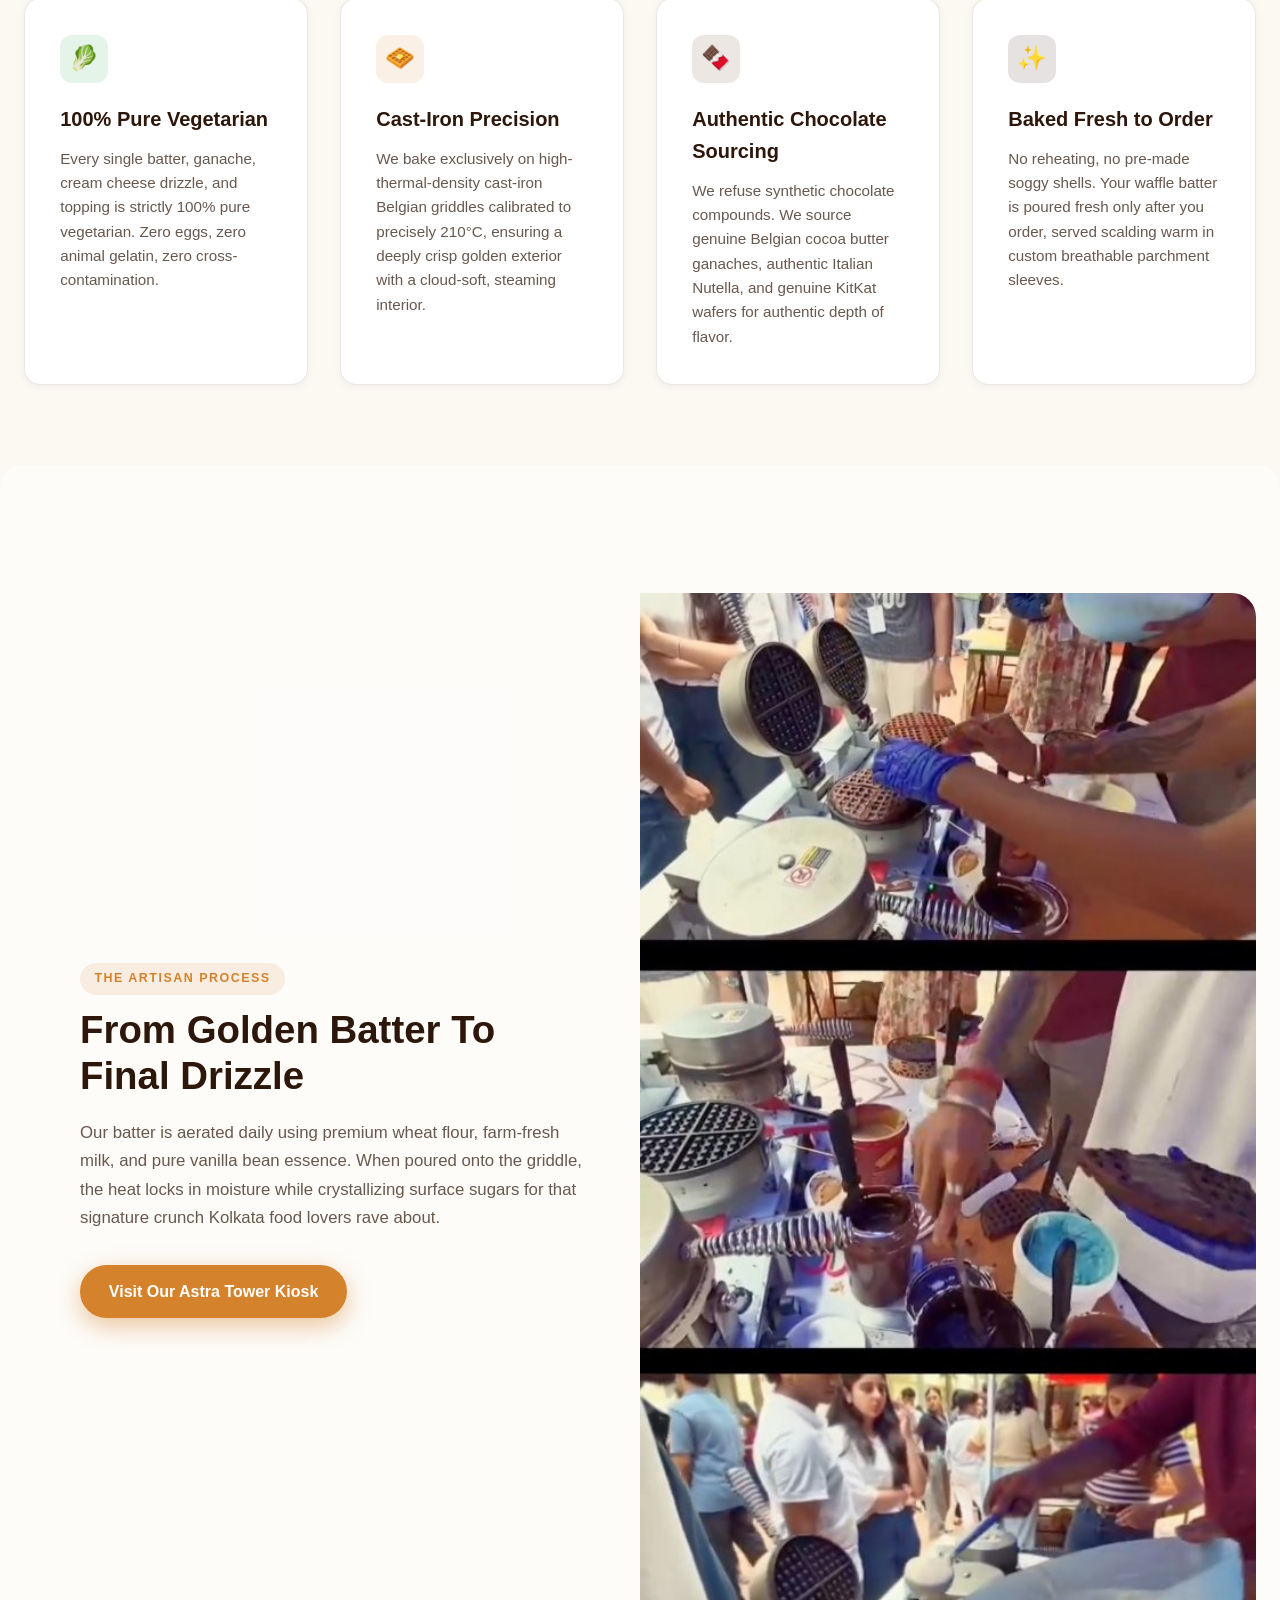
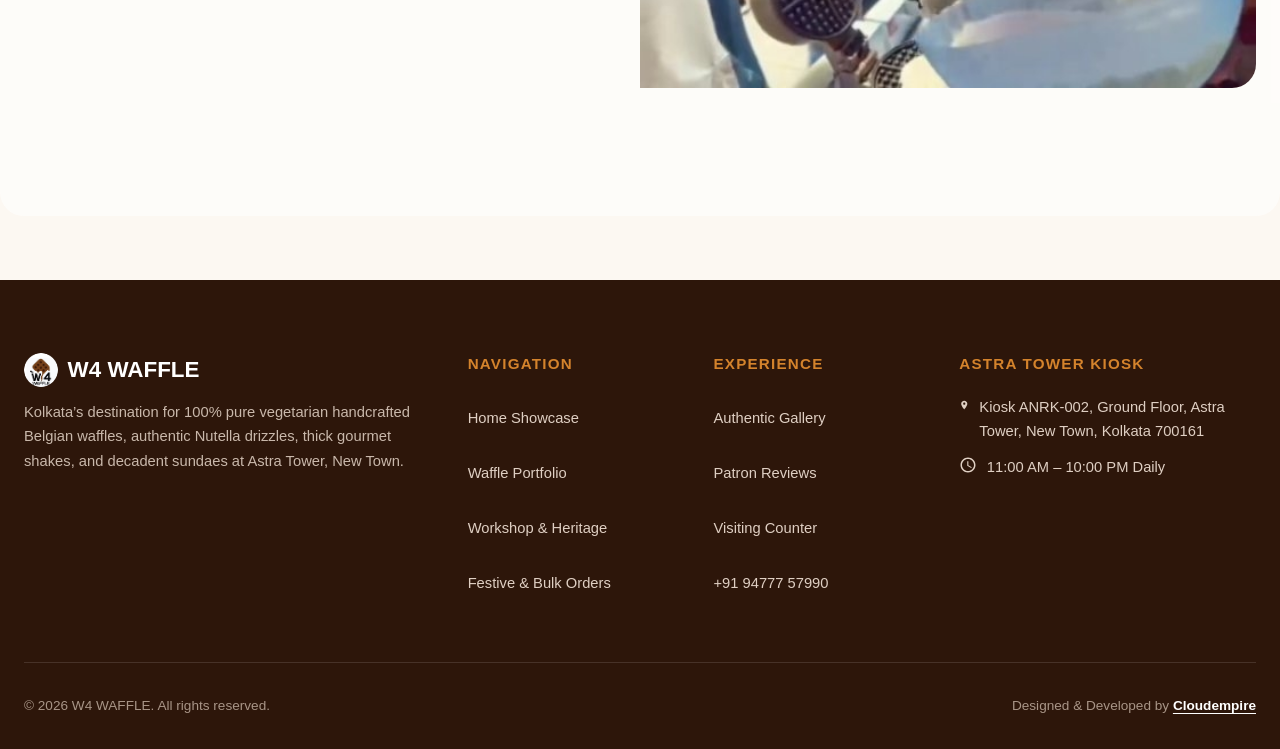
<file: about.html>
<!DOCTYPE html>
<html lang="en">
<head>
  <meta charset="UTF-8">
  <meta name="viewport" content="width=device-width, initial-scale=1.0">
  <title>Workshop & Heritage | W4 WAFFLE Astra Tower Kolkata</title>
  <meta name="description" content="Discover the artisan craftsmanship, 100% pure vegetarian philosophy, and Astra Tower kiosk heritage behind W4 WAFFLE in New Town, Kolkata.">
  <link rel="icon" type="image/png" href="assets/images/favicon.png">
  <link rel="apple-touch-icon" href="assets/images/apple-touch-icon.png">
  <link rel="stylesheet" href="assets/css/style.css">
</head>
<body>

    <!-- Top Navigation Header: TheDivine-Style Floating Dark Pill -->
  <header class="site-header">
    <div class="header-inner">
      <a href="index.html" class="brand-link" aria-label="W4 WAFFLE Home">
        <img src="assets/images/logo.png" alt="W4 WAFFLE Brand Logo" class="brand-logo" width="38" height="38">
        <div class="brand-title-wrap">
          <span class="brand-name">W4 WAFFLE</span>
          <span class="brand-tag">ASTRA TOWER • NEW TOWN</span>
        </div>
      </a>

      <nav aria-label="Primary Navigation">
        <ul class="nav-links">
          <li><a href="index.html" class="nav-link">Home</a></li>
          <li><a href="about.html" class="nav-link active">About</a></li>
          <li><a href="waffles.html" class="nav-link">Waffles</a></li>
          <li><a href="catering.html" class="nav-link">Catering</a></li>
          <li><a href="gallery.html" class="nav-link">Gallery</a></li>
          <li><a href="reviews.html" class="nav-link">Reviews</a></li>
          <li><a href="contact.html" class="nav-link">Contact</a></li>
        </ul>
      </nav>

      <div class="header-actions">
        <a href="https://wa.me/919477757990?text=Hello%20W4%20WAFFLE!%20I'd%20like%20to%20enquire%20about%20your%20delicacies." class="btn-header-cta" target="_blank" rel="noopener noreferrer" aria-label="WhatsApp enquiry">
          <span>ENQUIRE NOW</span>
          <svg width="13" height="13" viewBox="0 0 24 24" fill="none" stroke="currentColor" stroke-width="2.5" stroke-linecap="round" stroke-linejoin="round"><line x1="7" y1="17" x2="17" y2="7"></line><polyline points="7 7 17 7 17 17"></polyline></svg>
        </a>

        <div class="header-social-group">
          <a href="https://www.facebook.com/p/W4-waffle-61574730354163/" class="header-social-btn" target="_blank" rel="noopener noreferrer" aria-label="W4 WAFFLE on Facebook">
            <svg width="15" height="15" viewBox="0 0 24 24" fill="currentColor"><path d="M24 12.073c0-6.627-5.373-12-12-12s-12 5.373-12 12c0 5.99 4.388 10.954 10.125 11.854v-8.385H7.078v-3.47h3.047V9.43c0-3.007 1.792-4.669 4.533-4.669 1.312 0 2.686.235 2.686.235v2.953H15.83c-1.491 0-1.956.925-1.956 1.874v2.25h3.328l-.532 3.47h-2.796v8.385C19.612 23.027 24 18.062 24 12.073z"/></svg>
          </a>
          <a href="https://www.instagram.com/w4_waffle/" class="header-social-btn" target="_blank" rel="noopener noreferrer" aria-label="W4 WAFFLE on Instagram">
            <svg width="15" height="15" viewBox="0 0 24 24" fill="currentColor"><path d="M12 2.163c3.204 0 3.584.012 4.85.07 3.252.148 4.771 1.691 4.919 4.919.058 1.265.069 1.645.069 4.849 0 3.205-.012 3.584-.069 4.849-.149 3.225-1.664 4.771-4.919 4.919-1.266.058-1.644.07-4.85.07-3.204 0-3.584-.012-4.849-.07-3.26-.149-4.771-1.699-4.919-4.92-.058-1.265-.07-1.644-.07-4.849 0-3.204.013-3.583.07-4.849.149-3.227 1.664-4.771 4.919-4.919 1.266-.057 1.645-.069 4.849-.069zm0-2.163c-3.259 0-3.667.014-4.947.072-4.358.2-6.78 2.618-6.98 6.98-.059 1.281-.073 1.689-.073 4.948 0 3.259.014 3.668.072 4.948.2 4.358 2.618 6.78 6.98 6.98 1.281.058 1.689.072 4.948.072 3.259 0 3.668-.014 4.948-.072 4.354-.2 6.782-2.618 6.979-6.98.059-1.28.073-1.689.073-4.948 0-3.259-.014-3.667-.072-4.947-.196-4.354-2.617-6.78-6.979-6.98-1.281-.059-1.69-.073-4.949-.073zm0 5.838c-3.403 0-6.162 2.759-6.162 6.162s2.759 6.163 6.162 6.163 6.162-2.759 6.162-6.163c0-3.403-2.759-6.162-6.162-6.162zm0 10.162c-2.209 0-4-1.79-4-4 0-2.209 1.791-4 4-4s4 1.791 4 4c0 2.21-1.791 4-4 4zm6.406-11.845c-.796 0-1.441.645-1.441 1.44s.645 1.44 1.441 1.44c.795 0 1.439-.645 1.439-1.44s-.644-1.44-1.439-1.44z"/></svg>
          </a>
          <a href="https://wa.me/919477757990?text=Hello%20W4%20WAFFLE!%20I'm%20inquiring%20about%20your%20delicacies." class="header-social-btn" target="_blank" rel="noopener noreferrer" aria-label="W4 WAFFLE on WhatsApp">
            <svg width="17" height="17" viewBox="0 0 24 24" fill="currentColor"><path fill-rule="evenodd" clip-rule="evenodd" d="M18.403 5.638A8.919 8.919 0 0 0 12.053 3c-4.948 0-8.976 4.027-8.978 8.977 0 1.582.413 3.126 1.198 4.488L3 21.116l4.759-1.249a8.981 8.981 0 0 0 4.29 1.09h.004c4.947 0 8.975-4.027 8.977-8.977A8.926 8.926 0 0 0 18.403 5.638zM12.053 19.44a7.443 7.443 0 0 1-3.791-1.033l-.272-.162-2.812.738.75-2.743-.177-.282a7.445 7.445 0 0 1-1.144-3.981c.002-4.114 3.35-7.462 7.468-7.462a7.42 7.42 0 0 1 5.278 2.188 7.42 7.42 0 0 1 2.184 5.28c-.002 4.114-3.35 7.462-7.468 7.462zm4.095-5.592c-.225-.113-1.327-.655-1.533-.73-.205-.075-.354-.112-.504.113-.15.224-.579.73-.71.879-.13.15-.262.169-.487.056-.225-.113-.949-.35-1.808-1.116-.669-.597-1.121-1.334-1.252-1.559-.13-.225-.014-.347.099-.459.102-.101.225-.262.337-.393.113-.131.15-.225.225-.375.075-.15.038-.281-.019-.394-.056-.113-.504-1.215-.69-1.663-.182-.437-.367-.378-.504-.385l-.43-.008c-.15 0-.393.056-.599.281-.206.225-.786.768-.786 1.872s.805 2.172.917 2.322c.112.15 1.583 2.417 3.835 3.391 2.252.974 2.252.649 2.664.611.412-.037 1.327-.543 1.514-1.067.187-.524.187-.973.131-1.067-.056-.094-.206-.15-.431-.262z"/></svg>
          </a>
        </div>

        <button class="menu-toggle" aria-label="Toggle Navigation Menu" aria-expanded="false">
          <svg width="24" height="24" viewBox="0 0 24 24" fill="none" stroke="currentColor" stroke-width="2" stroke-linecap="round" stroke-linejoin="round">
            <line x1="3" y1="12" x2="21" y2="12"></line>
            <line x1="3" y1="6" x2="21" y2="6"></line>
            <line x1="3" y1="18" x2="21" y2="18"></line>
          </svg>
        </button>
      </div>
    </div>
  </header>

  <main>
    <!-- Subpage Banner -->
    <section class="subpage-banner">
      <div class="shell">
        <span class="eyebrow" style="background: rgba(255, 255, 255, 0.15); color: #fff9f0;">The Artisan Narrative</span>
        <h1 class="subpage-title">Workshop &amp; Heritage</h1>
        <p class="subpage-desc">
          Crafting joy in New Town. How a passion for authentic Belgian waffle baking, natural wood aesthetics, and 100% vegetarian culinary standards built Astra Tower’s favourite dessert destination.
        </p>
      </div>
    </section>

    <!-- Heritage Centerpiece: Real Google Maps Storefront -->
    <section class="section">
      <div class="showcase-centerpiece reveal">
        <div class="centerpiece-media">
          <img src="assets/images/storefront-kiosk.jpg" alt="W4 WAFFLE Kiosk Storefront at Astra Tower New Town" class="centerpiece-img" width="1600" height="1200" loading="lazy">
          <div class="centerpiece-badge">
            <svg width="16" height="16" viewBox="0 0 24 24" fill="#28a745"><path d="M12 2C6.48 2 2 6.48 2 12s4.48 10 10 10 10-4.48 10-10S17.52 2 12 2zm-2 15l-5-5 1.41-1.41L10 14.17l7.59-7.59L19 8l-9 9z"/></svg>
            <span>Verified Google Maps Storefront</span>
          </div>
        </div>
        <div class="centerpiece-body">
          <span class="eyebrow">Our Home At Astra Tower</span>
          <h2 class="centerpiece-title">Kiosk ANRK-002: Built On Warmth &amp; Craft</h2>
          <p class="centerpiece-text">
            When you walk into the ground floor arcade of Astra Tower in New Town, the unmistakable aroma of caramelized sugar and warm vanilla leads you directly to W4 WAFFLE. Handcrafted with warm natural timber, rustic jute rope filament lamps, and spotless stainless steel baking counters, our kiosk was designed as an intimate culinary sanctuary.
          </p>
          <p class="centerpiece-text">
            Here, every waffle is treated not as fast food, but as a culinary canvas. Patrons gather around our counter to watch batter hit the sizzling irons, hear the golden sizzle, and witness the artistic drizzle of warm Belgian chocolate.
          </p>
        </div>
      </div>
    </section>

    <!-- Sourcing & Culinary Philosophy -->
    <section class="section" style="padding-top: 0;">
      <div class="section-head reveal">
        <span class="eyebrow">Our Culinary Pillars</span>
        <h2 class="headline">The Four Pillars Of W4 Craftsmanship</h2>
        <p class="subhead">We hold ourselves to uncompromising standards of vegetarian integrity, ingredient purity, and artisanal technique.</p>
      </div>

      <div style="display: grid; grid-template-columns: repeat(auto-fit, minmax(280px, 1fr)); gap: 2rem;">
        <div class="review-card reveal" data-delay="1">
          <div style="width: 48px; height: 48px; border-radius: 12px; background: rgba(40, 167, 69, 0.12); display: flex; align-items: center; justify-content: center; margin-bottom: 1.25rem;">
            <span style="font-size: 1.5rem;">🥬</span>
          </div>
          <h3 style="font-size: 1.25rem; font-weight: 800; color: var(--color-primary); margin-bottom: 0.75rem;">100% Pure Vegetarian</h3>
          <p style="font-size: 0.95rem; color: var(--color-text-muted); line-height: 1.6;">
            Every single batter, ganache, cream cheese drizzle, and topping is strictly 100% pure vegetarian. Zero eggs, zero animal gelatin, zero cross-contamination.
          </p>
        </div>

        <div class="review-card reveal" data-delay="2">
          <div style="width: 48px; height: 48px; border-radius: 12px; background: rgba(212, 131, 44, 0.12); display: flex; align-items: center; justify-content: center; margin-bottom: 1.25rem;">
            <span style="font-size: 1.5rem;">🧇</span>
          </div>
          <h3 style="font-size: 1.25rem; font-weight: 800; color: var(--color-primary); margin-bottom: 0.75rem;">Cast-Iron Precision</h3>
          <p style="font-size: 0.95rem; color: var(--color-text-muted); line-height: 1.6;">
            We bake exclusively on high-thermal-density cast-iron Belgian griddles calibrated to precisely 210°C, ensuring a deeply crisp golden exterior with a cloud-soft, steaming interior.
          </p>
        </div>

        <div class="review-card reveal" data-delay="3">
          <div style="width: 48px; height: 48px; border-radius: 12px; background: rgba(109, 56, 30, 0.12); display: flex; align-items: center; justify-content: center; margin-bottom: 1.25rem;">
            <span style="font-size: 1.5rem;">🍫</span>
          </div>
          <h3 style="font-size: 1.25rem; font-weight: 800; color: var(--color-primary); margin-bottom: 0.75rem;">Authentic Chocolate Sourcing</h3>
          <p style="font-size: 0.95rem; color: var(--color-text-muted); line-height: 1.6;">
            We refuse synthetic chocolate compounds. We source genuine Belgian cocoa butter ganaches, authentic Italian Nutella, and genuine KitKat wafers for authentic depth of flavor.
          </p>
        </div>

        <div class="review-card reveal" data-delay="4">
          <div style="width: 48px; height: 48px; border-radius: 12px; background: rgba(45, 22, 10, 0.12); display: flex; align-items: center; justify-content: center; margin-bottom: 1.25rem;">
            <span style="font-size: 1.5rem;">✨</span>
          </div>
          <h3 style="font-size: 1.25rem; font-weight: 800; color: var(--color-primary); margin-bottom: 0.75rem;">Baked Fresh to Order</h3>
          <p style="font-size: 0.95rem; color: var(--color-text-muted); line-height: 1.6;">
            No reheating, no pre-made soggy shells. Your waffle batter is poured fresh only after you order, served scalding warm in custom breathable parchment sleeves.
          </p>
        </div>
      </div>
    </section>

    <!-- Workshop Action Showcase -->
    <section class="section" style="background: rgba(255, 255, 255, 0.6); border-radius: var(--radius-lg); margin-bottom: 4rem;">
      <div class="showcase-centerpiece reveal" style="border: none; box-shadow: none; background: transparent;">
        <div class="centerpiece-body">
          <span class="eyebrow">The Artisan Process</span>
          <h2 class="centerpiece-title">From Golden Batter To Final Drizzle</h2>
          <p class="centerpiece-text">
            Our batter is aerated daily using premium wheat flour, farm-fresh milk, and pure vanilla bean essence. When poured onto the griddle, the heat locks in moisture while crystallizing surface sugars for that signature crunch Kolkata food lovers rave about.
          </p>
          <a href="contact.html" class="btn-primary">Visit Our Astra Tower Kiosk</a>
        </div>
        <div class="centerpiece-media">
          <img src="assets/images/waffle-nutella-slice.jpg" alt="Artisan Waffle Iron Baking Workshop at W4 WAFFLE" class="centerpiece-img" width="540" height="960" loading="lazy">
        </div>
      </div>
    </section>
  </main>

  <!-- Site Footer -->
  <footer class="site-footer">
    <div class="footer-inner">
      <div class="footer-grid">
        <div>
          <div class="footer-brand-title">
            <img src="assets/images/logo.png" alt="W4 WAFFLE Logo" width="34" height="34" style="border-radius: 50%;">
            <span>W4 WAFFLE</span>
          </div>
          <p class="footer-brand-desc">
            Kolkata’s destination for 100% pure vegetarian handcrafted Belgian waffles, authentic Nutella drizzles, thick gourmet shakes, and decadent sundaes at Astra Tower, New Town.
          </p>
        </div>

        <div>
          <h3 class="footer-heading">Navigation</h3>
          <ul class="footer-links">
            <li><a href="index.html" class="footer-link">Home Showcase</a></li>
            <li><a href="waffles.html" class="footer-link">Waffle Portfolio</a></li>
            <li><a href="about.html" class="footer-link">Workshop & Heritage</a></li>
            <li><a href="catering.html" class="footer-link">Festive & Bulk Orders</a></li>
          </ul>
        </div>

        <div>
          <h3 class="footer-heading">Experience</h3>
          <ul class="footer-links">
            <li><a href="gallery.html" class="footer-link">Authentic Gallery</a></li>
            <li><a href="reviews.html" class="footer-link">Patron Reviews</a></li>
            <li><a href="contact.html" class="footer-link">Visiting Counter</a></li>
            <li><a href="tel:+919477757990" class="footer-link">+91 94777 57990</a></li>
          </ul>
        </div>

        <div>
          <h3 class="footer-heading">Astra Tower Kiosk</h3>
          <div class="footer-contact-item">
            <svg width="18" height="18" viewBox="0 0 24 24" fill="currentColor"><path d="M12 2C8.13 2 5 5.13 5 9c0 5.25 7 13 7 13s7-7.75 7-13c0-3.87-3.13-7-7-7zm0 9.5c-1.38 0-2.5-1.12-2.5-2.5s1.12-2.5 2.5-2.5 2.5 1.12 2.5 2.5-1.12 2.5-2.5 2.5z"/></svg>
            <span>Kiosk ANRK-002, Ground Floor, Astra Tower, New Town, Kolkata 700161</span>
          </div>
          <div class="footer-contact-item">
            <svg width="18" height="18" viewBox="0 0 24 24" fill="currentColor"><path d="M11.99 2C6.47 2 2 6.48 2 12s4.47 10 9.99 10C17.52 22 22 17.52 22 12S17.52 2 11.99 2zM12 20c-4.42 0-8-3.58-8-8s3.58-8 8-8 8 3.58 8 8-3.58 8-8 8zm.5-13H11v6l5.25 3.15.75-1.23-4.5-2.67z"/></svg>
            <span>11:00 AM – 10:00 PM Daily</span>
          </div>
        </div>
      </div>

      <div class="footer-bottom">
        <div>© 2026 W4 WAFFLE. All rights reserved.</div>
        <div class="cloudempire-attr">
          Designed &amp; Developed by <a href="https://cloudempire.tech/" target="_blank" rel="noopener noreferrer">Cloudempire</a>
        </div>
      </div>
    </div>
  </footer>

  <!-- Floating Mobile WhatsApp CTA -->
  <a href="https://wa.me/919477757990?text=Hello%20W4%20WAFFLE!%20I'm%20inquiring%20about%20your%20delicacies." class="floating-wa-btn" target="_blank" rel="noopener noreferrer" aria-label="Open WhatsApp Chat">
    <svg width="34" height="34" viewBox="0 0 24 24" fill="#ffffff"><path fill-rule="evenodd" clip-rule="evenodd" d="M18.403 5.638A8.919 8.919 0 0 0 12.053 3c-4.948 0-8.976 4.027-8.978 8.977 0 1.582.413 3.126 1.198 4.488L3 21.116l4.759-1.249a8.981 8.981 0 0 0 4.29 1.09h.004c4.947 0 8.975-4.027 8.977-8.977A8.926 8.926 0 0 0 18.403 5.638zM12.053 19.44a7.443 7.443 0 0 1-3.791-1.033l-.272-.162-2.812.738.75-2.743-.177-.282a7.445 7.445 0 0 1-1.144-3.981c.002-4.114 3.35-7.462 7.468-7.462a7.42 7.42 0 0 1 5.278 2.188 7.42 7.42 0 0 1 2.184 5.28c-.002 4.114-3.35 7.462-7.468 7.462zm4.095-5.592c-.225-.113-1.327-.655-1.533-.73-.205-.075-.354-.112-.504.113-.15.224-.579.73-.71.879-.13.15-.262.169-.487.056-.225-.113-.949-.35-1.808-1.116-.669-.597-1.121-1.334-1.252-1.559-.13-.225-.014-.347.099-.459.102-.101.225-.262.337-.393.113-.131.15-.225.225-.375.075-.15.038-.281-.019-.394-.056-.113-.504-1.215-.69-1.663-.182-.437-.367-.378-.504-.385l-.43-.008c-.15 0-.393.056-.599.281-.206.225-.786.768-.786 1.872s.805 2.172.917 2.322c.112.15 1.583 2.417 3.835 3.391 2.252.974 2.252.649 2.664.611.412-.037 1.327-.543 1.514-1.067.187-.524.187-.973.131-1.067-.056-.094-.206-.15-.431-.262z"/></svg>
  </a>

  <script src="assets/js/main.js"></script>
</body>
</html>
</file>
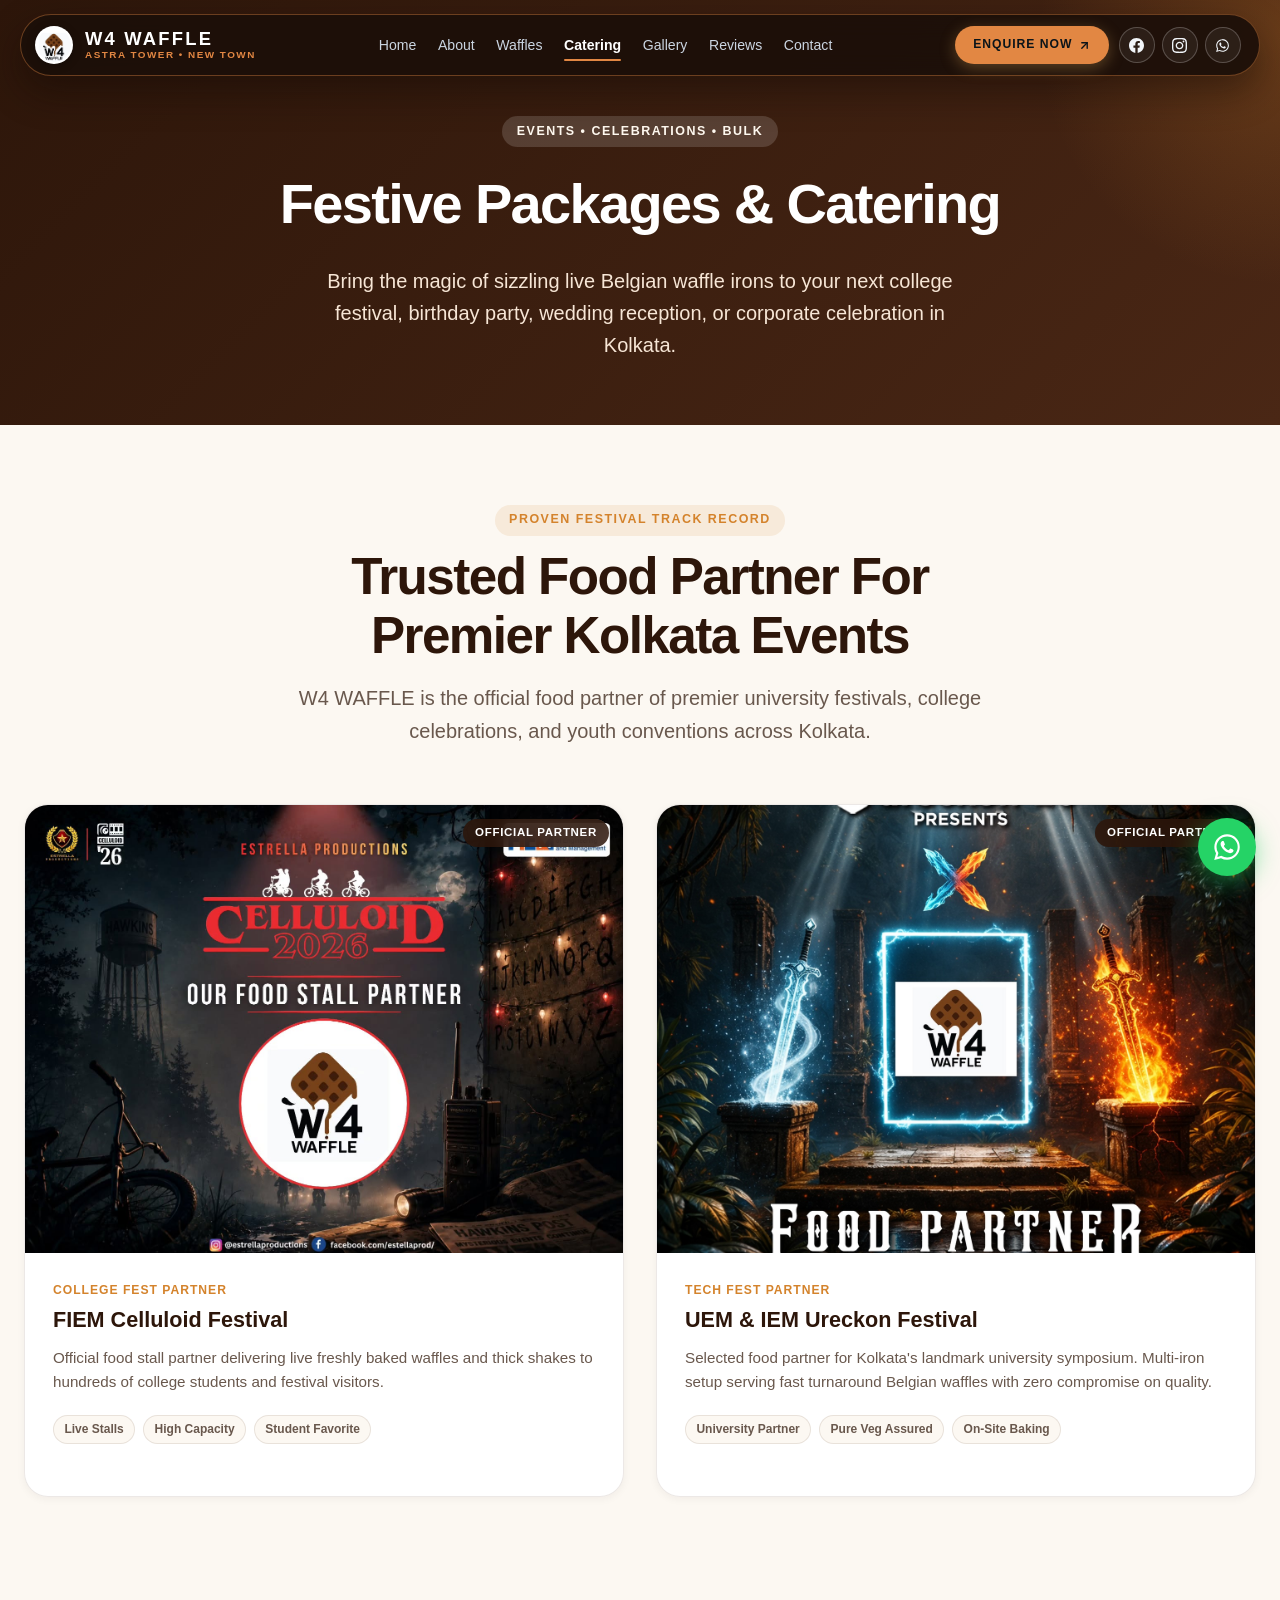
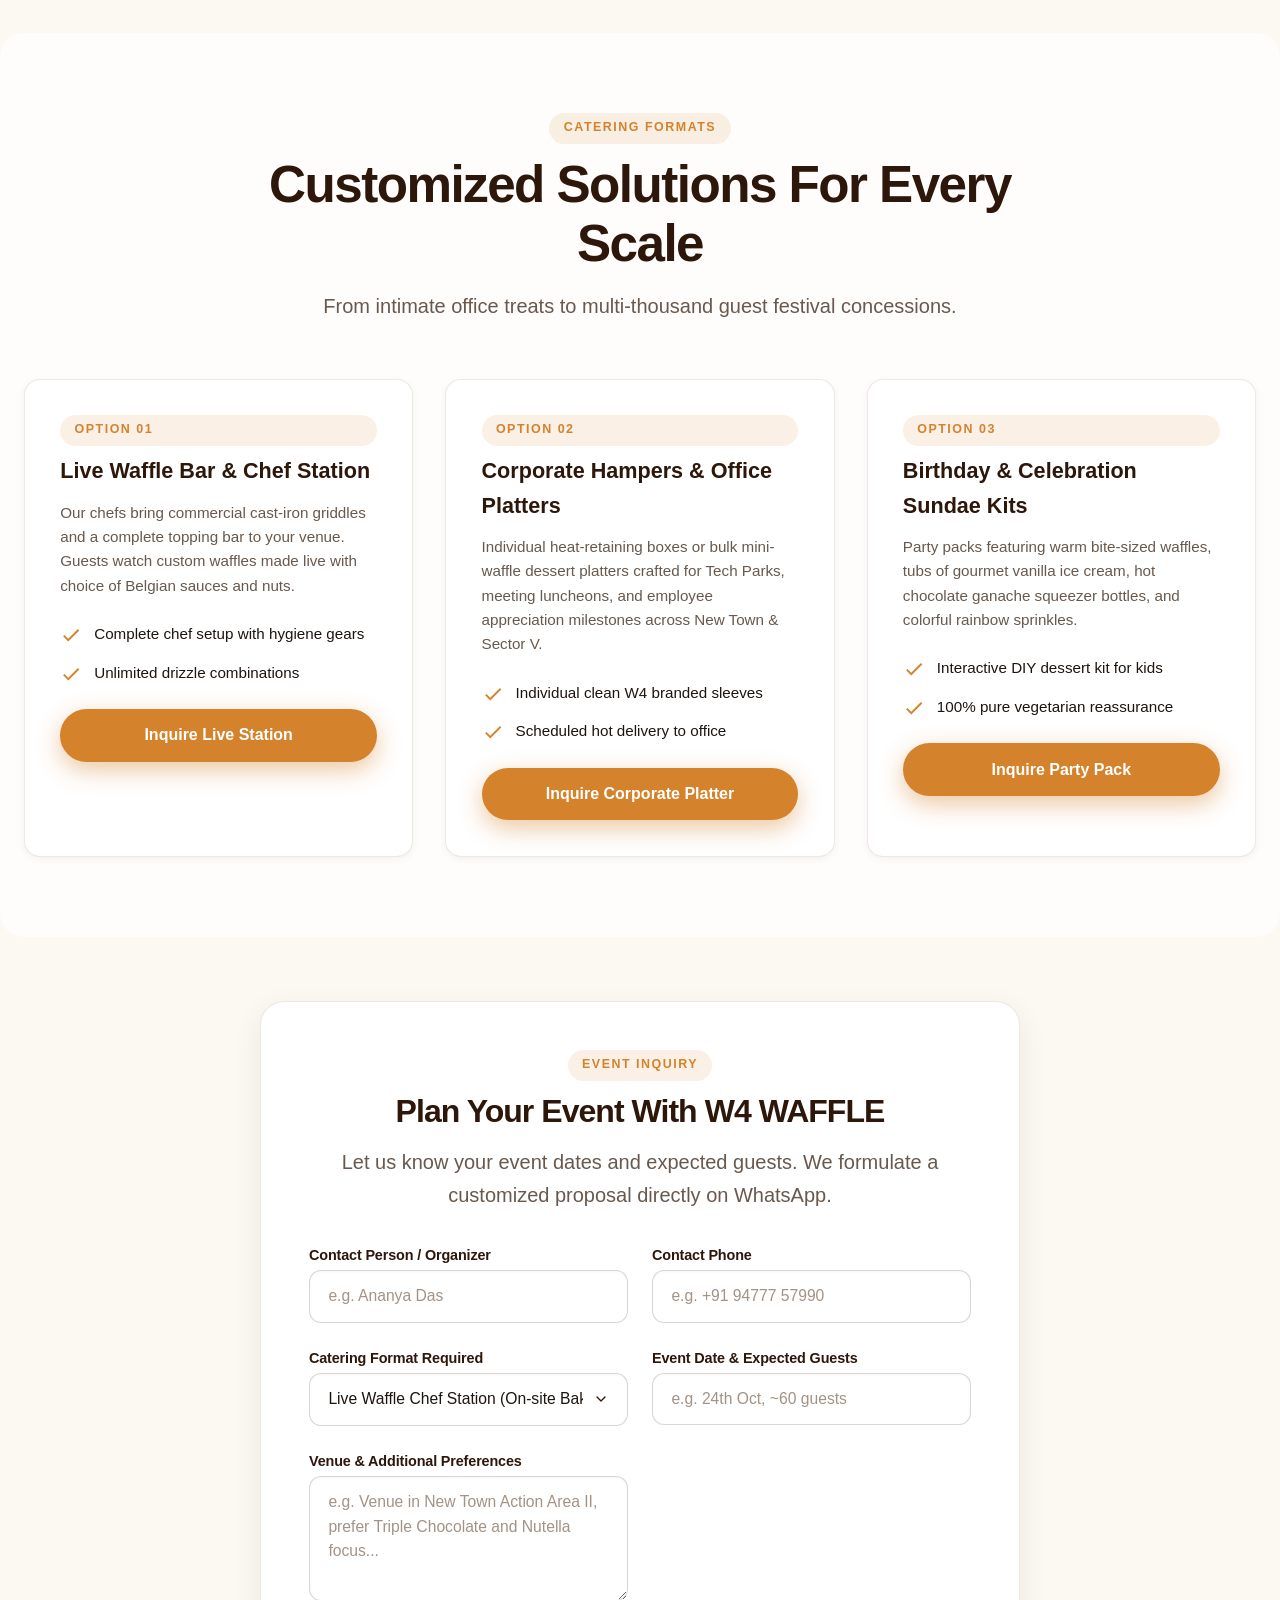
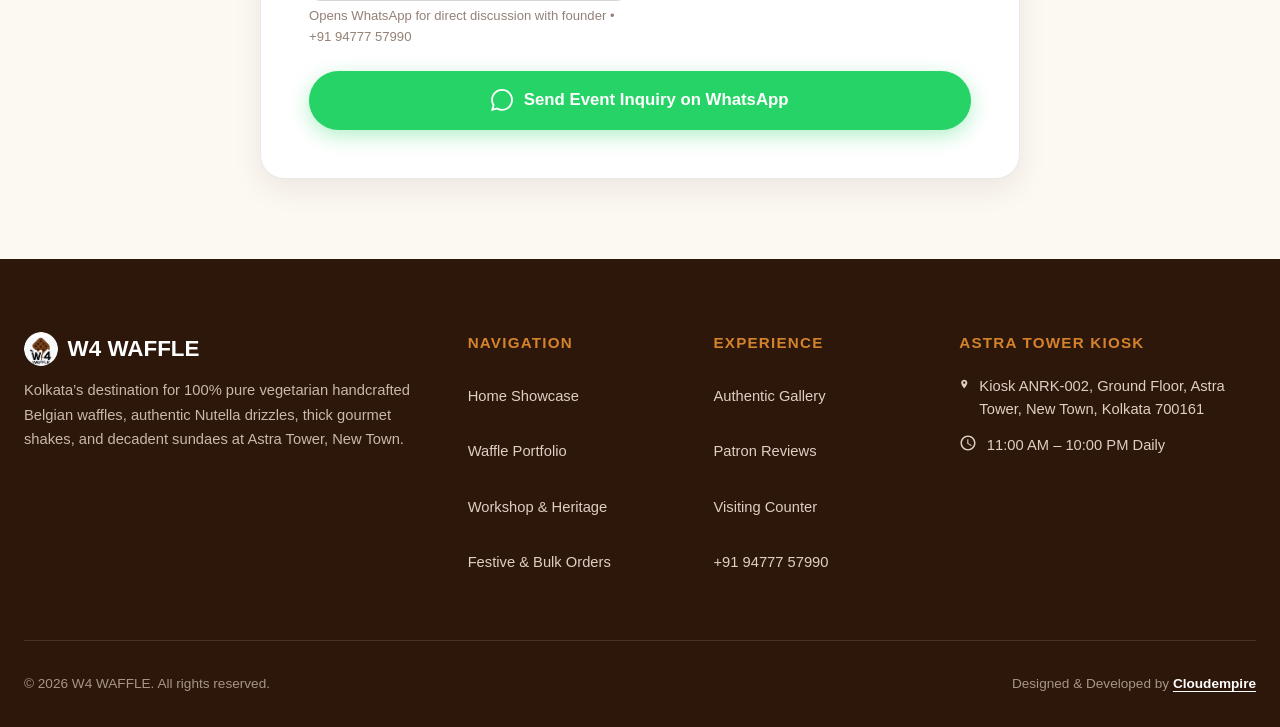
<file: catering.html>
<!DOCTYPE html>
<html lang="en">
<head>
  <meta charset="UTF-8">
  <meta name="viewport" content="width=device-width, initial-scale=1.0">
  <title>Events & Bulk Catering | W4 WAFFLE Astra Tower Kolkata</title>
  <meta name="description" content="Book W4 WAFFLE for live Belgian waffle stations, college fests, corporate events, birthdays, and dessert catering across New Town and Kolkata.">
  <link rel="icon" type="image/png" href="assets/images/favicon.png">
  <link rel="apple-touch-icon" href="assets/images/apple-touch-icon.png">
  <link rel="stylesheet" href="assets/css/style.css">
</head>
<body>

    <!-- Top Navigation Header: TheDivine-Style Floating Dark Pill -->
  <header class="site-header">
    <div class="header-inner">
      <a href="index.html" class="brand-link" aria-label="W4 WAFFLE Home">
        <img src="assets/images/logo.png" alt="W4 WAFFLE Brand Logo" class="brand-logo" width="38" height="38">
        <div class="brand-title-wrap">
          <span class="brand-name">W4 WAFFLE</span>
          <span class="brand-tag">ASTRA TOWER • NEW TOWN</span>
        </div>
      </a>

      <nav aria-label="Primary Navigation">
        <ul class="nav-links">
          <li><a href="index.html" class="nav-link">Home</a></li>
          <li><a href="about.html" class="nav-link">About</a></li>
          <li><a href="waffles.html" class="nav-link">Waffles</a></li>
          <li><a href="catering.html" class="nav-link active">Catering</a></li>
          <li><a href="gallery.html" class="nav-link">Gallery</a></li>
          <li><a href="reviews.html" class="nav-link">Reviews</a></li>
          <li><a href="contact.html" class="nav-link">Contact</a></li>
        </ul>
      </nav>

      <div class="header-actions">
        <a href="https://wa.me/919477757990?text=Hello%20W4%20WAFFLE!%20I'd%20like%20to%20enquire%20about%20your%20delicacies." class="btn-header-cta" target="_blank" rel="noopener noreferrer" aria-label="WhatsApp enquiry">
          <span>ENQUIRE NOW</span>
          <svg width="13" height="13" viewBox="0 0 24 24" fill="none" stroke="currentColor" stroke-width="2.5" stroke-linecap="round" stroke-linejoin="round"><line x1="7" y1="17" x2="17" y2="7"></line><polyline points="7 7 17 7 17 17"></polyline></svg>
        </a>

        <div class="header-social-group">
          <a href="https://www.facebook.com/p/W4-waffle-61574730354163/" class="header-social-btn" target="_blank" rel="noopener noreferrer" aria-label="W4 WAFFLE on Facebook">
            <svg width="15" height="15" viewBox="0 0 24 24" fill="currentColor"><path d="M24 12.073c0-6.627-5.373-12-12-12s-12 5.373-12 12c0 5.99 4.388 10.954 10.125 11.854v-8.385H7.078v-3.47h3.047V9.43c0-3.007 1.792-4.669 4.533-4.669 1.312 0 2.686.235 2.686.235v2.953H15.83c-1.491 0-1.956.925-1.956 1.874v2.25h3.328l-.532 3.47h-2.796v8.385C19.612 23.027 24 18.062 24 12.073z"/></svg>
          </a>
          <a href="https://www.instagram.com/w4_waffle/" class="header-social-btn" target="_blank" rel="noopener noreferrer" aria-label="W4 WAFFLE on Instagram">
            <svg width="15" height="15" viewBox="0 0 24 24" fill="currentColor"><path d="M12 2.163c3.204 0 3.584.012 4.85.07 3.252.148 4.771 1.691 4.919 4.919.058 1.265.069 1.645.069 4.849 0 3.205-.012 3.584-.069 4.849-.149 3.225-1.664 4.771-4.919 4.919-1.266.058-1.644.07-4.85.07-3.204 0-3.584-.012-4.849-.07-3.26-.149-4.771-1.699-4.919-4.92-.058-1.265-.07-1.644-.07-4.849 0-3.204.013-3.583.07-4.849.149-3.227 1.664-4.771 4.919-4.919 1.266-.057 1.645-.069 4.849-.069zm0-2.163c-3.259 0-3.667.014-4.947.072-4.358.2-6.78 2.618-6.98 6.98-.059 1.281-.073 1.689-.073 4.948 0 3.259.014 3.668.072 4.948.2 4.358 2.618 6.78 6.98 6.98 1.281.058 1.689.072 4.948.072 3.259 0 3.668-.014 4.948-.072 4.354-.2 6.782-2.618 6.979-6.98.059-1.28.073-1.689.073-4.948 0-3.259-.014-3.667-.072-4.947-.196-4.354-2.617-6.78-6.979-6.98-1.281-.059-1.69-.073-4.949-.073zm0 5.838c-3.403 0-6.162 2.759-6.162 6.162s2.759 6.163 6.162 6.163 6.162-2.759 6.162-6.163c0-3.403-2.759-6.162-6.162-6.162zm0 10.162c-2.209 0-4-1.79-4-4 0-2.209 1.791-4 4-4s4 1.791 4 4c0 2.21-1.791 4-4 4zm6.406-11.845c-.796 0-1.441.645-1.441 1.44s.645 1.44 1.441 1.44c.795 0 1.439-.645 1.439-1.44s-.644-1.44-1.439-1.44z"/></svg>
          </a>
          <a href="https://wa.me/919477757990?text=Hello%20W4%20WAFFLE!%20I'm%20inquiring%20about%20your%20delicacies." class="header-social-btn" target="_blank" rel="noopener noreferrer" aria-label="W4 WAFFLE on WhatsApp">
            <svg width="17" height="17" viewBox="0 0 24 24" fill="currentColor"><path fill-rule="evenodd" clip-rule="evenodd" d="M18.403 5.638A8.919 8.919 0 0 0 12.053 3c-4.948 0-8.976 4.027-8.978 8.977 0 1.582.413 3.126 1.198 4.488L3 21.116l4.759-1.249a8.981 8.981 0 0 0 4.29 1.09h.004c4.947 0 8.975-4.027 8.977-8.977A8.926 8.926 0 0 0 18.403 5.638zM12.053 19.44a7.443 7.443 0 0 1-3.791-1.033l-.272-.162-2.812.738.75-2.743-.177-.282a7.445 7.445 0 0 1-1.144-3.981c.002-4.114 3.35-7.462 7.468-7.462a7.42 7.42 0 0 1 5.278 2.188 7.42 7.42 0 0 1 2.184 5.28c-.002 4.114-3.35 7.462-7.468 7.462zm4.095-5.592c-.225-.113-1.327-.655-1.533-.73-.205-.075-.354-.112-.504.113-.15.224-.579.73-.71.879-.13.15-.262.169-.487.056-.225-.113-.949-.35-1.808-1.116-.669-.597-1.121-1.334-1.252-1.559-.13-.225-.014-.347.099-.459.102-.101.225-.262.337-.393.113-.131.15-.225.225-.375.075-.15.038-.281-.019-.394-.056-.113-.504-1.215-.69-1.663-.182-.437-.367-.378-.504-.385l-.43-.008c-.15 0-.393.056-.599.281-.206.225-.786.768-.786 1.872s.805 2.172.917 2.322c.112.15 1.583 2.417 3.835 3.391 2.252.974 2.252.649 2.664.611.412-.037 1.327-.543 1.514-1.067.187-.524.187-.973.131-1.067-.056-.094-.206-.15-.431-.262z"/></svg>
          </a>
        </div>

        <button class="menu-toggle" aria-label="Toggle Navigation Menu" aria-expanded="false">
          <svg width="24" height="24" viewBox="0 0 24 24" fill="none" stroke="currentColor" stroke-width="2" stroke-linecap="round" stroke-linejoin="round">
            <line x1="3" y1="12" x2="21" y2="12"></line>
            <line x1="3" y1="6" x2="21" y2="6"></line>
            <line x1="3" y1="18" x2="21" y2="18"></line>
          </svg>
        </button>
      </div>
    </div>
  </header>

  <main>
    <!-- Subpage Banner -->
    <section class="subpage-banner">
      <div class="shell">
        <span class="eyebrow" style="background: rgba(255, 255, 255, 0.15); color: #fff9f0;">Events • Celebrations • Bulk</span>
        <h1 class="subpage-title">Festive Packages &amp; Catering</h1>
        <p class="subpage-desc">
          Bring the magic of sizzling live Belgian waffle irons to your next college festival, birthday party, wedding reception, or corporate celebration in Kolkata.
        </p>
      </div>
    </section>

    <!-- Verified Event Partnerships Showcase -->
    <section class="section">
      <div class="section-head reveal">
        <span class="eyebrow">Proven Festival Track Record</span>
        <h2 class="headline">Trusted Food Partner For Premier Kolkata Events</h2>
        <p class="subhead">W4 WAFFLE is the official food partner of premier university festivals, college celebrations, and youth conventions across Kolkata.</p>
      </div>

      <div style="display: grid; grid-template-columns: 1fr 1fr; gap: 2rem; margin-bottom: 3.5rem;">
        <div class="portfolio-card reveal" data-delay="1">
          <div class="portfolio-card-media" style="padding-top: 75%;">
            <img src="assets/images/festival-stall-partner-1.jpg" alt="Official Food Stall Partner for FIEM Celluloid" class="portfolio-card-img" width="1440" height="1111" loading="lazy">
            <div class="portfolio-card-badge">Official Partner</div>
          </div>
          <div class="portfolio-card-body">
            <span class="portfolio-card-category">College Fest Partner</span>
            <h3 class="portfolio-card-title">FIEM Celluloid Festival</h3>
            <p class="portfolio-card-desc">
              Official food stall partner delivering live freshly baked waffles and thick shakes to hundreds of college students and festival visitors.
            </p>
            <div class="portfolio-card-specs">
              <span class="spec-chip">Live Stalls</span>
              <span class="spec-chip">High Capacity</span>
              <span class="spec-chip">Student Favorite</span>
            </div>
          </div>
        </div>

        <div class="portfolio-card reveal" data-delay="2">
          <div class="portfolio-card-media" style="padding-top: 75%;">
            <img src="assets/images/festival-stall-partner-2.jpg" alt="Official Food Partner for UEM / IEM Ureckon" class="portfolio-card-img" width="1440" height="1440" loading="lazy">
            <div class="portfolio-card-badge">Official Partner</div>
          </div>
          <div class="portfolio-card-body">
            <span class="portfolio-card-category">Tech Fest Partner</span>
            <h3 class="portfolio-card-title">UEM &amp; IEM Ureckon Festival</h3>
            <p class="portfolio-card-desc">
              Selected food partner for Kolkata's landmark university symposium. Multi-iron setup serving fast turnaround Belgian waffles with zero compromise on quality.
            </p>
            <div class="portfolio-card-specs">
              <span class="spec-chip">University Partner</span>
              <span class="spec-chip">Pure Veg Assured</span>
              <span class="spec-chip">On-Site Baking</span>
            </div>
          </div>
        </div>
      </div>
    </section>

    <!-- Catering Formats -->
    <section class="section" style="background: rgba(255, 255, 255, 0.7); border-radius: var(--radius-lg); margin-bottom: 4rem;">
      <div class="section-head reveal">
        <span class="eyebrow">Catering Formats</span>
        <h2 class="headline">Customized Solutions For Every Scale</h2>
        <p class="subhead">From intimate office treats to multi-thousand guest festival concessions.</p>
      </div>

      <div style="display: grid; grid-template-columns: repeat(auto-fit, minmax(310px, 1fr)); gap: 2rem;">
        <div class="review-card reveal" data-delay="1">
          <span class="eyebrow" style="margin-bottom: 0.5rem;">Option 01</span>
          <h3 style="font-size: 1.35rem; font-weight: 800; color: var(--color-primary); margin-bottom: 0.75rem;">Live Waffle Bar &amp; Chef Station</h3>
          <p style="font-size: 0.95rem; color: var(--color-text-muted); line-height: 1.6; margin-bottom: 1.5rem;">
            Our chefs bring commercial cast-iron griddles and a complete topping bar to your venue. Guests watch custom waffles made live with choice of Belgian sauces and nuts.
          </p>
          <ul class="feature-list" style="margin-bottom: 1.5rem;">
            <li class="feature-item"><svg class="feature-icon" viewBox="0 0 24 24" fill="currentColor"><path d="M9 16.17L4.83 12l-1.42 1.41L9 19 21 7l-1.41-1.41z"/></svg><span>Complete chef setup with hygiene gears</span></li>
            <li class="feature-item"><svg class="feature-icon" viewBox="0 0 24 24" fill="currentColor"><path d="M9 16.17L4.83 12l-1.42 1.41L9 19 21 7l-1.41-1.41z"/></svg><span>Unlimited drizzle combinations</span></li>
          </ul>
          <a href="https://wa.me/919477757990?text=Namaste%20W4%20WAFFLE!%20I'd%20like%20to%20enquire%20about%20booking%20a%20Live%20Waffle%20Bar%20for%20my%20event." class="btn-primary" target="_blank" rel="noopener noreferrer" style="width: 100%; justify-content: center;">Inquire Live Station</a>
        </div>

        <div class="review-card reveal" data-delay="2">
          <span class="eyebrow" style="margin-bottom: 0.5rem;">Option 02</span>
          <h3 style="font-size: 1.35rem; font-weight: 800; color: var(--color-primary); margin-bottom: 0.75rem;">Corporate Hampers &amp; Office Platters</h3>
          <p style="font-size: 0.95rem; color: var(--color-text-muted); line-height: 1.6; margin-bottom: 1.5rem;">
            Individual heat-retaining boxes or bulk mini-waffle dessert platters crafted for Tech Parks, meeting luncheons, and employee appreciation milestones across New Town &amp; Sector V.
          </p>
          <ul class="feature-list" style="margin-bottom: 1.5rem;">
            <li class="feature-item"><svg class="feature-icon" viewBox="0 0 24 24" fill="currentColor"><path d="M9 16.17L4.83 12l-1.42 1.41L9 19 21 7l-1.41-1.41z"/></svg><span>Individual clean W4 branded sleeves</span></li>
            <li class="feature-item"><svg class="feature-icon" viewBox="0 0 24 24" fill="currentColor"><path d="M9 16.17L4.83 12l-1.42 1.41L9 19 21 7l-1.41-1.41z"/></svg><span>Scheduled hot delivery to office</span></li>
          </ul>
          <a href="https://wa.me/919477757990?text=Namaste%20W4%20WAFFLE!%20I'd%20like%20to%20enquire%20about%20Corporate%20Platters%20for%20our%20office." class="btn-primary" target="_blank" rel="noopener noreferrer" style="width: 100%; justify-content: center;">Inquire Corporate Platter</a>
        </div>

        <div class="review-card reveal" data-delay="3">
          <span class="eyebrow" style="margin-bottom: 0.5rem;">Option 03</span>
          <h3 style="font-size: 1.35rem; font-weight: 800; color: var(--color-primary); margin-bottom: 0.75rem;">Birthday &amp; Celebration Sundae Kits</h3>
          <p style="font-size: 0.95rem; color: var(--color-text-muted); line-height: 1.6; margin-bottom: 1.5rem;">
            Party packs featuring warm bite-sized waffles, tubs of gourmet vanilla ice cream, hot chocolate ganache squeezer bottles, and colorful rainbow sprinkles.
          </p>
          <ul class="feature-list" style="margin-bottom: 1.5rem;">
            <li class="feature-item"><svg class="feature-icon" viewBox="0 0 24 24" fill="currentColor"><path d="M9 16.17L4.83 12l-1.42 1.41L9 19 21 7l-1.41-1.41z"/></svg><span>Interactive DIY dessert kit for kids</span></li>
            <li class="feature-item"><svg class="feature-icon" viewBox="0 0 24 24" fill="currentColor"><path d="M9 16.17L4.83 12l-1.42 1.41L9 19 21 7l-1.41-1.41z"/></svg><span>100% pure vegetarian reassurance</span></li>
          </ul>
          <a href="https://wa.me/919477757990?text=Namaste%20W4%20WAFFLE!%20I'd%20like%20to%20enquire%20about%20Birthday%20Celebration%20Kits." class="btn-primary" target="_blank" rel="noopener noreferrer" style="width: 100%; justify-content: center;">Inquire Party Pack</a>
        </div>
      </div>
    </section>

    <!-- Catering Inquiry Form -->
    <section class="section" style="padding-top: 0;">
      <div class="inquiry-card reveal">
        <div class="section-head" style="margin-bottom: 2rem;">
          <span class="eyebrow">Event Inquiry</span>
          <h2 class="headline" style="font-size: 2rem;">Plan Your Event With W4 WAFFLE</h2>
          <p class="subhead">Let us know your event dates and expected guests. We formulate a customized proposal directly on WhatsApp.</p>
        </div>

        <form class="inquiry-form" novalidate>
          <div class="form-grid">
            <div>
              <label class="form-label" for="cat-name">Contact Person / Organizer</label>
              <input class="form-input" type="text" id="cat-name" name="name" placeholder="e.g. Ananya Das" required>
            </div>
            <div>
              <label class="form-label" for="cat-phone">Contact Phone</label>
              <input class="form-input" type="tel" id="cat-phone" name="phone" placeholder="e.g. +91 94777 57990" required>
            </div>
            <div>
              <label class="form-label" for="cat-format">Catering Format Required</label>
              <select class="form-select" id="cat-format" name="creation">
                <option value="Live Waffle Chef Station">Live Waffle Chef Station (On-site Baking)</option>
                <option value="Corporate Office Platter">Corporate Office Platter & Hampers</option>
                <option value="Birthday Party DIY Kit">Birthday Party Dessert & Sundae Kit</option>
                <option value="College Festival Food Stall">College / University Festival Partnership</option>
              </select>
            </div>
            <div>
              <label class="form-label" for="cat-date">Event Date & Expected Guests</label>
              <input class="form-input" type="text" id="cat-date" name="timing" placeholder="e.g. 24th Oct, ~60 guests">
            </div>
            <div class="form-group-full">
              <label class="form-label" for="cat-notes">Venue & Additional Preferences</label>
              <textarea class="form-textarea" id="cat-notes" name="notes" placeholder="e.g. Venue in New Town Action Area II, prefer Triple Chocolate and Nutella focus..."></textarea>
              <p class="form-helper">Opens WhatsApp for direct discussion with founder • +91 94777 57990</p>
            </div>
          </div>
          <button type="submit" class="btn-form-submit">
            <svg width="22" height="22" viewBox="0 0 24 24" fill="currentColor"><path d="M.057 24l1.687-6.163c-1.041-1.804-1.588-3.849-1.587-5.946.003-6.556 5.338-11.891 11.893-11.891 3.181.001 6.167 1.24 8.413 3.488 2.245 2.248 3.481 5.236 3.48 8.414-.003 6.557-5.338 11.892-11.893 11.892-1.99-.001-3.951-.5-5.688-1.448l-6.305 1.654zm6.597-3.807c1.676.995 3.276 1.591 5.392 1.592 5.448 0 9.886-4.434 9.889-9.885.002-5.462-4.415-9.89-9.881-9.892-5.452 0-9.887 4.434-9.889 9.884-.001 2.225.651 3.891 1.746 5.634l-.999 3.648 3.742-.981z"/></svg>
            <span>Send Event Inquiry on WhatsApp</span>
          </button>
        </form>
      </div>
    </section>
  </main>

  <!-- Site Footer -->
  <footer class="site-footer">
    <div class="footer-inner">
      <div class="footer-grid">
        <div>
          <div class="footer-brand-title">
            <img src="assets/images/logo.png" alt="W4 WAFFLE Logo" width="34" height="34" style="border-radius: 50%;">
            <span>W4 WAFFLE</span>
          </div>
          <p class="footer-brand-desc">
            Kolkata’s destination for 100% pure vegetarian handcrafted Belgian waffles, authentic Nutella drizzles, thick gourmet shakes, and decadent sundaes at Astra Tower, New Town.
          </p>
        </div>

        <div>
          <h3 class="footer-heading">Navigation</h3>
          <ul class="footer-links">
            <li><a href="index.html" class="footer-link">Home Showcase</a></li>
            <li><a href="waffles.html" class="footer-link">Waffle Portfolio</a></li>
            <li><a href="about.html" class="footer-link">Workshop & Heritage</a></li>
            <li><a href="catering.html" class="footer-link">Festive & Bulk Orders</a></li>
          </ul>
        </div>

        <div>
          <h3 class="footer-heading">Experience</h3>
          <ul class="footer-links">
            <li><a href="gallery.html" class="footer-link">Authentic Gallery</a></li>
            <li><a href="reviews.html" class="footer-link">Patron Reviews</a></li>
            <li><a href="contact.html" class="footer-link">Visiting Counter</a></li>
            <li><a href="tel:+919477757990" class="footer-link">+91 94777 57990</a></li>
          </ul>
        </div>

        <div>
          <h3 class="footer-heading">Astra Tower Kiosk</h3>
          <div class="footer-contact-item">
            <svg width="18" height="18" viewBox="0 0 24 24" fill="currentColor"><path d="M12 2C8.13 2 5 5.13 5 9c0 5.25 7 13 7 13s7-7.75 7-13c0-3.87-3.13-7-7-7zm0 9.5c-1.38 0-2.5-1.12-2.5-2.5s1.12-2.5 2.5-2.5 2.5 1.12 2.5 2.5-1.12 2.5-2.5 2.5z"/></svg>
            <span>Kiosk ANRK-002, Ground Floor, Astra Tower, New Town, Kolkata 700161</span>
          </div>
          <div class="footer-contact-item">
            <svg width="18" height="18" viewBox="0 0 24 24" fill="currentColor"><path d="M11.99 2C6.47 2 2 6.48 2 12s4.47 10 9.99 10C17.52 22 22 17.52 22 12S17.52 2 11.99 2zM12 20c-4.42 0-8-3.58-8-8s3.58-8 8-8 8 3.58 8 8-3.58 8-8 8zm.5-13H11v6l5.25 3.15.75-1.23-4.5-2.67z"/></svg>
            <span>11:00 AM – 10:00 PM Daily</span>
          </div>
        </div>
      </div>

      <div class="footer-bottom">
        <div>© 2026 W4 WAFFLE. All rights reserved.</div>
        <div class="cloudempire-attr">
          Designed &amp; Developed by <a href="https://cloudempire.tech/" target="_blank" rel="noopener noreferrer">Cloudempire</a>
        </div>
      </div>
    </div>
  </footer>

  <!-- Floating Mobile WhatsApp CTA -->
  <a href="https://wa.me/919477757990?text=Hello%20W4%20WAFFLE!%20I'm%20inquiring%20about%20your%20delicacies." class="floating-wa-btn" target="_blank" rel="noopener noreferrer" aria-label="Open WhatsApp Chat">
    <svg width="34" height="34" viewBox="0 0 24 24" fill="#ffffff"><path fill-rule="evenodd" clip-rule="evenodd" d="M18.403 5.638A8.919 8.919 0 0 0 12.053 3c-4.948 0-8.976 4.027-8.978 8.977 0 1.582.413 3.126 1.198 4.488L3 21.116l4.759-1.249a8.981 8.981 0 0 0 4.29 1.09h.004c4.947 0 8.975-4.027 8.977-8.977A8.926 8.926 0 0 0 18.403 5.638zM12.053 19.44a7.443 7.443 0 0 1-3.791-1.033l-.272-.162-2.812.738.75-2.743-.177-.282a7.445 7.445 0 0 1-1.144-3.981c.002-4.114 3.35-7.462 7.468-7.462a7.42 7.42 0 0 1 5.278 2.188 7.42 7.42 0 0 1 2.184 5.28c-.002 4.114-3.35 7.462-7.468 7.462zm4.095-5.592c-.225-.113-1.327-.655-1.533-.73-.205-.075-.354-.112-.504.113-.15.224-.579.73-.71.879-.13.15-.262.169-.487.056-.225-.113-.949-.35-1.808-1.116-.669-.597-1.121-1.334-1.252-1.559-.13-.225-.014-.347.099-.459.102-.101.225-.262.337-.393.113-.131.15-.225.225-.375.075-.15.038-.281-.019-.394-.056-.113-.504-1.215-.69-1.663-.182-.437-.367-.378-.504-.385l-.43-.008c-.15 0-.393.056-.599.281-.206.225-.786.768-.786 1.872s.805 2.172.917 2.322c.112.15 1.583 2.417 3.835 3.391 2.252.974 2.252.649 2.664.611.412-.037 1.327-.543 1.514-1.067.187-.524.187-.973.131-1.067-.056-.094-.206-.15-.431-.262z"/></svg>
  </a>

  <script src="assets/js/main.js"></script>
</body>
</html>
</file>
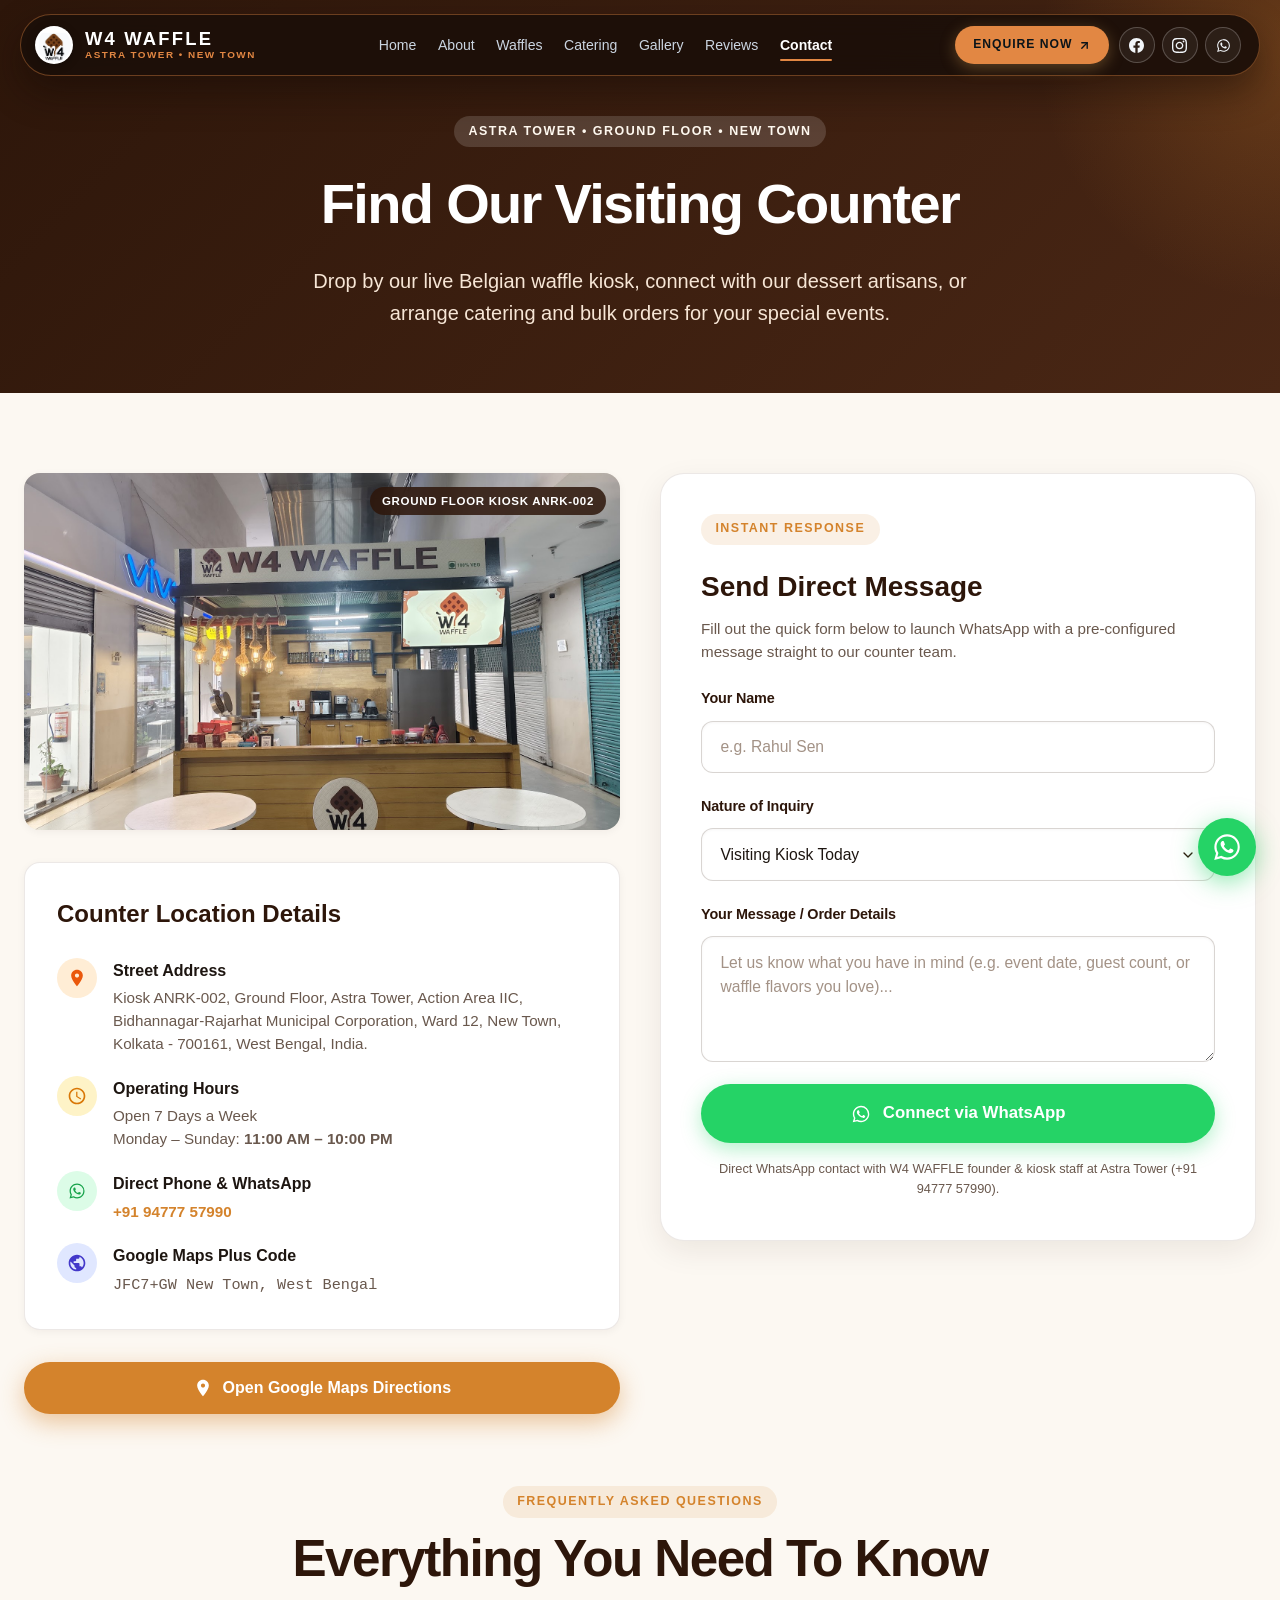
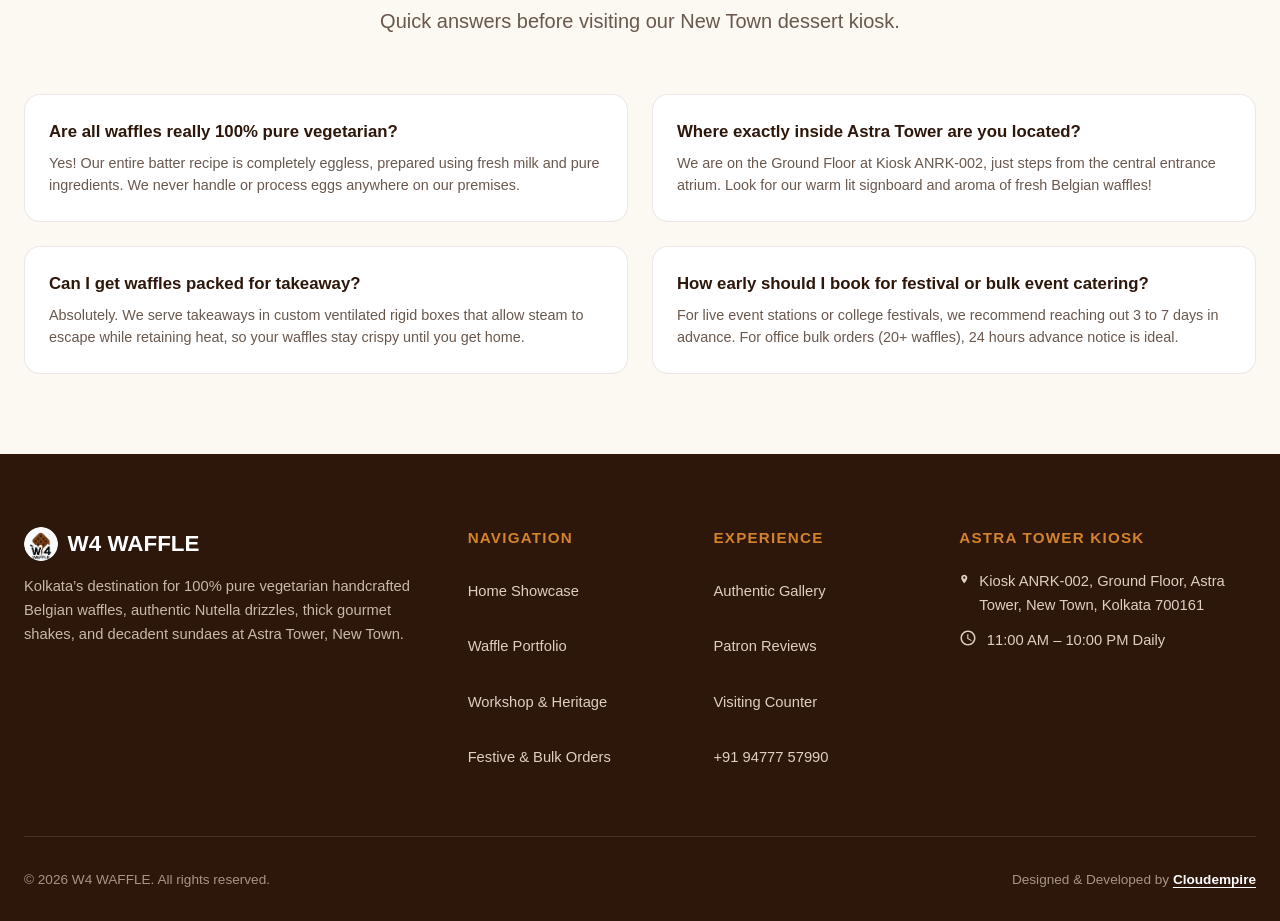
<file: contact.html>
<!DOCTYPE html>
<html lang="en">
<head>
  <meta charset="UTF-8">
  <meta name="viewport" content="width=device-width, initial-scale=1.0">
  <title>Visiting Counter &amp; Contact | W4 WAFFLE Astra Tower Kolkata</title>
  <meta name="description" content="Visit W4 WAFFLE at Kiosk ANRK-002, Ground Floor, Astra Tower, Action Area IIC, New Town, Kolkata. Open 11 AM to 10 PM. Call or WhatsApp +91 94777 57990.">
  <link rel="icon" type="image/png" href="assets/images/favicon.png">
  <link rel="apple-touch-icon" href="assets/images/apple-touch-icon.png">
  <link rel="stylesheet" href="assets/css/style.css">
</head>
<body>

    <!-- Top Navigation Header: TheDivine-Style Floating Dark Pill -->
  <header class="site-header">
    <div class="header-inner">
      <a href="index.html" class="brand-link" aria-label="W4 WAFFLE Home">
        <img src="assets/images/logo.png" alt="W4 WAFFLE Brand Logo" class="brand-logo" width="38" height="38">
        <div class="brand-title-wrap">
          <span class="brand-name">W4 WAFFLE</span>
          <span class="brand-tag">ASTRA TOWER • NEW TOWN</span>
        </div>
      </a>

      <nav aria-label="Primary Navigation">
        <ul class="nav-links">
          <li><a href="index.html" class="nav-link">Home</a></li>
          <li><a href="about.html" class="nav-link">About</a></li>
          <li><a href="waffles.html" class="nav-link">Waffles</a></li>
          <li><a href="catering.html" class="nav-link">Catering</a></li>
          <li><a href="gallery.html" class="nav-link">Gallery</a></li>
          <li><a href="reviews.html" class="nav-link">Reviews</a></li>
          <li><a href="contact.html" class="nav-link active">Contact</a></li>
        </ul>
      </nav>

      <div class="header-actions">
        <a href="https://wa.me/919477757990?text=Hello%20W4%20WAFFLE!%20I'd%20like%20to%20enquire%20about%20your%20delicacies." class="btn-header-cta" target="_blank" rel="noopener noreferrer" aria-label="WhatsApp enquiry">
          <span>ENQUIRE NOW</span>
          <svg width="13" height="13" viewBox="0 0 24 24" fill="none" stroke="currentColor" stroke-width="2.5" stroke-linecap="round" stroke-linejoin="round"><line x1="7" y1="17" x2="17" y2="7"></line><polyline points="7 7 17 7 17 17"></polyline></svg>
        </a>

        <div class="header-social-group">
          <a href="https://www.facebook.com/p/W4-waffle-61574730354163/" class="header-social-btn" target="_blank" rel="noopener noreferrer" aria-label="W4 WAFFLE on Facebook">
            <svg width="15" height="15" viewBox="0 0 24 24" fill="currentColor"><path d="M24 12.073c0-6.627-5.373-12-12-12s-12 5.373-12 12c0 5.99 4.388 10.954 10.125 11.854v-8.385H7.078v-3.47h3.047V9.43c0-3.007 1.792-4.669 4.533-4.669 1.312 0 2.686.235 2.686.235v2.953H15.83c-1.491 0-1.956.925-1.956 1.874v2.25h3.328l-.532 3.47h-2.796v8.385C19.612 23.027 24 18.062 24 12.073z"/></svg>
          </a>
          <a href="https://www.instagram.com/w4_waffle/" class="header-social-btn" target="_blank" rel="noopener noreferrer" aria-label="W4 WAFFLE on Instagram">
            <svg width="15" height="15" viewBox="0 0 24 24" fill="currentColor"><path d="M12 2.163c3.204 0 3.584.012 4.85.07 3.252.148 4.771 1.691 4.919 4.919.058 1.265.069 1.645.069 4.849 0 3.205-.012 3.584-.069 4.849-.149 3.225-1.664 4.771-4.919 4.919-1.266.058-1.644.07-4.85.07-3.204 0-3.584-.012-4.849-.07-3.26-.149-4.771-1.699-4.919-4.92-.058-1.265-.07-1.644-.07-4.849 0-3.204.013-3.583.07-4.849.149-3.227 1.664-4.771 4.919-4.919 1.266-.057 1.645-.069 4.849-.069zm0-2.163c-3.259 0-3.667.014-4.947.072-4.358.2-6.78 2.618-6.98 6.98-.059 1.281-.073 1.689-.073 4.948 0 3.259.014 3.668.072 4.948.2 4.358 2.618 6.78 6.98 6.98 1.281.058 1.689.072 4.948.072 3.259 0 3.668-.014 4.948-.072 4.354-.2 6.782-2.618 6.979-6.98.059-1.28.073-1.689.073-4.948 0-3.259-.014-3.667-.072-4.947-.196-4.354-2.617-6.78-6.979-6.98-1.281-.059-1.69-.073-4.949-.073zm0 5.838c-3.403 0-6.162 2.759-6.162 6.162s2.759 6.163 6.162 6.163 6.162-2.759 6.162-6.163c0-3.403-2.759-6.162-6.162-6.162zm0 10.162c-2.209 0-4-1.79-4-4 0-2.209 1.791-4 4-4s4 1.791 4 4c0 2.21-1.791 4-4 4zm6.406-11.845c-.796 0-1.441.645-1.441 1.44s.645 1.44 1.441 1.44c.795 0 1.439-.645 1.439-1.44s-.644-1.44-1.439-1.44z"/></svg>
          </a>
          <a href="https://wa.me/919477757990?text=Hello%20W4%20WAFFLE!%20I'm%20inquiring%20about%20your%20delicacies." class="header-social-btn" target="_blank" rel="noopener noreferrer" aria-label="W4 WAFFLE on WhatsApp">
            <svg width="17" height="17" viewBox="0 0 24 24" fill="currentColor"><path fill-rule="evenodd" clip-rule="evenodd" d="M18.403 5.638A8.919 8.919 0 0 0 12.053 3c-4.948 0-8.976 4.027-8.978 8.977 0 1.582.413 3.126 1.198 4.488L3 21.116l4.759-1.249a8.981 8.981 0 0 0 4.29 1.09h.004c4.947 0 8.975-4.027 8.977-8.977A8.926 8.926 0 0 0 18.403 5.638zM12.053 19.44a7.443 7.443 0 0 1-3.791-1.033l-.272-.162-2.812.738.75-2.743-.177-.282a7.445 7.445 0 0 1-1.144-3.981c.002-4.114 3.35-7.462 7.468-7.462a7.42 7.42 0 0 1 5.278 2.188 7.42 7.42 0 0 1 2.184 5.28c-.002 4.114-3.35 7.462-7.468 7.462zm4.095-5.592c-.225-.113-1.327-.655-1.533-.73-.205-.075-.354-.112-.504.113-.15.224-.579.73-.71.879-.13.15-.262.169-.487.056-.225-.113-.949-.35-1.808-1.116-.669-.597-1.121-1.334-1.252-1.559-.13-.225-.014-.347.099-.459.102-.101.225-.262.337-.393.113-.131.15-.225.225-.375.075-.15.038-.281-.019-.394-.056-.113-.504-1.215-.69-1.663-.182-.437-.367-.378-.504-.385l-.43-.008c-.15 0-.393.056-.599.281-.206.225-.786.768-.786 1.872s.805 2.172.917 2.322c.112.15 1.583 2.417 3.835 3.391 2.252.974 2.252.649 2.664.611.412-.037 1.327-.543 1.514-1.067.187-.524.187-.973.131-1.067-.056-.094-.206-.15-.431-.262z"/></svg>
          </a>
        </div>

        <button class="menu-toggle" aria-label="Toggle Navigation Menu" aria-expanded="false">
          <svg width="24" height="24" viewBox="0 0 24 24" fill="none" stroke="currentColor" stroke-width="2" stroke-linecap="round" stroke-linejoin="round">
            <line x1="3" y1="12" x2="21" y2="12"></line>
            <line x1="3" y1="6" x2="21" y2="6"></line>
            <line x1="3" y1="18" x2="21" y2="18"></line>
          </svg>
        </button>
      </div>
    </div>
  </header>

  <main>
    <!-- Subpage Banner -->
    <section class="subpage-banner">
      <div class="shell">
        <span class="eyebrow" style="background: rgba(255, 255, 255, 0.15); color: #fff9f0;">Astra Tower • Ground Floor • New Town</span>
        <h1 class="subpage-title">Find Our Visiting Counter</h1>
        <p class="subpage-desc">
          Drop by our live Belgian waffle kiosk, connect with our dessert artisans, or arrange catering and bulk orders for your special events.
        </p>
      </div>
    </section>

    <!-- Main Contact & Location Layout -->
    <section class="section">
      <div style="display: grid; grid-template-columns: 1fr 1fr; gap: 2.5rem; align-items: start;">
        
        <!-- Left: Physical Details & Counter Centerpiece -->
        <div class="reveal">
          <div class="portfolio-card-media" style="padding-top: 60%; border-radius: var(--radius-md); overflow: hidden; margin-bottom: 2rem; box-shadow: var(--shadow-sm);">
            <img src="assets/images/storefront-kiosk.jpg" alt="W4 WAFFLE Kiosk Storefront at Astra Tower New Town" class="portfolio-card-img" width="1080" height="720">
            <div class="portfolio-card-badge">Ground Floor Kiosk ANRK-002</div>
          </div>

          <div style="background: var(--color-surface, #ffffff); border: 1px solid var(--color-border, rgba(69, 36, 17, 0.1)); border-radius: var(--radius-md); padding: 2rem; box-shadow: var(--shadow-sm); margin-bottom: 2rem;">
            <h2 style="font-family: var(--font-display); font-size: 1.5rem; color: var(--color-primary, #2d160a); margin-bottom: 1.5rem;">Counter Location Details</h2>
            
            <div style="display: flex; gap: 1rem; margin-bottom: 1.25rem;">
              <div style="width: 40px; height: 40px; border-radius: 50%; background: #ffedd5; color: #ea580c; display: flex; align-items: center; justify-content: center; flex-shrink: 0;">
                <svg width="20" height="20" viewBox="0 0 24 24" fill="currentColor"><path d="M12 2C8.13 2 5 5.13 5 9c0 5.25 7 13 7 13s7-7.75 7-13c0-3.87-3.13-7-7-7zm0 9.5c-1.38 0-2.5-1.12-2.5-2.5s1.12-2.5 2.5-2.5 2.5 1.12 2.5 2.5-1.12 2.5-2.5 2.5z"/></svg>
              </div>
              <div>
                <strong style="display: block; color: var(--color-text-main, #1d1510); margin-bottom: 0.25rem;">Street Address</strong>
                <p style="margin: 0; font-size: 0.95rem; color: var(--color-text-muted, #69584d); line-height: 1.5;">
                  Kiosk ANRK-002, Ground Floor, Astra Tower, Action Area IIC, Bidhannagar-Rajarhat Municipal Corporation, Ward 12, New Town, Kolkata - 700161, West Bengal, India.
                </p>
              </div>
            </div>

            <div style="display: flex; gap: 1rem; margin-bottom: 1.25rem;">
              <div style="width: 40px; height: 40px; border-radius: 50%; background: #fef3c7; color: #d97706; display: flex; align-items: center; justify-content: center; flex-shrink: 0;">
                <svg width="20" height="20" viewBox="0 0 24 24" fill="currentColor"><path d="M11.99 2C6.47 2 2 6.48 2 12s4.47 10 9.99 10C17.52 22 22 17.52 22 12S17.52 2 11.99 2zM12 20c-4.42 0-8-3.58-8-8s3.58-8 8-8 8 3.58 8 8-3.58 8-8 8zm.5-13H11v6l5.25 3.15.75-1.23-4.5-2.67z"/></svg>
              </div>
              <div>
                <strong style="display: block; color: var(--color-text-main, #1d1510); margin-bottom: 0.25rem;">Operating Hours</strong>
                <p style="margin: 0; font-size: 0.95rem; color: var(--color-text-muted, #69584d); line-height: 1.5;">
                  Open 7 Days a Week<br>
                  Monday – Sunday: <strong>11:00 AM – 10:00 PM</strong>
                </p>
              </div>
            </div>

            <div style="display: flex; gap: 1rem; margin-bottom: 1.25rem;">
              <div style="width: 40px; height: 40px; border-radius: 50%; background: #dcfce7; color: #16a34a; display: flex; align-items: center; justify-content: center; flex-shrink: 0;">
                <svg width="20" height="20" viewBox="0 0 24 24" fill="currentColor"><path fill-rule="evenodd" clip-rule="evenodd" d="M18.403 5.638A8.919 8.919 0 0 0 12.053 3c-4.948 0-8.976 4.027-8.978 8.977 0 1.582.413 3.126 1.198 4.488L3 21.116l4.759-1.249a8.981 8.981 0 0 0 4.29 1.09h.004c4.947 0 8.975-4.027 8.977-8.977A8.926 8.926 0 0 0 18.403 5.638zM12.053 19.44a7.443 7.443 0 0 1-3.791-1.033l-.272-.162-2.812.738.75-2.743-.177-.282a7.445 7.445 0 0 1-1.144-3.981c.002-4.114 3.35-7.462 7.468-7.462a7.42 7.42 0 0 1 5.278 2.188 7.42 7.42 0 0 1 2.184 5.28c-.002 4.114-3.35 7.462-7.468 7.462zm4.095-5.592c-.225-.113-1.327-.655-1.533-.73-.205-.075-.354-.112-.504.113-.15.224-.579.73-.71.879-.13.15-.262.169-.487.056-.225-.113-.949-.35-1.808-1.116-.669-.597-1.121-1.334-1.252-1.559-.13-.225-.014-.347.099-.459.102-.101.225-.262.337-.393.113-.131.15-.225.225-.375.075-.15.038-.281-.019-.394-.056-.113-.504-1.215-.69-1.663-.182-.437-.367-.378-.504-.385l-.43-.008c-.15 0-.393.056-.599.281-.206.225-.786.768-.786 1.872s.805 2.172.917 2.322c.112.15 1.583 2.417 3.835 3.391 2.252.974 2.252.649 2.664.611.412-.037 1.327-.543 1.514-1.067.187-.524.187-.973.131-1.067-.056-.094-.206-.15-.431-.262z"/></svg>
              </div>
              <div>
                <strong style="display: block; color: var(--color-text-main, #1d1510); margin-bottom: 0.25rem;">Direct Phone &amp; WhatsApp</strong>
                <p style="margin: 0; font-size: 0.95rem; color: var(--color-text-muted, #69584d); line-height: 1.5;">
                  <a href="tel:+919477757990" style="color: var(--color-accent, #d4832c); font-weight: 600;">+91 94777 57990</a>
                </p>
              </div>
            </div>

            <div style="display: flex; gap: 1rem;">
              <div style="width: 40px; height: 40px; border-radius: 50%; background: #e0e7ff; color: #4338ca; display: flex; align-items: center; justify-content: center; flex-shrink: 0;">
                <svg width="20" height="20" viewBox="0 0 24 24" fill="currentColor"><path d="M12 2C6.48 2 2 6.48 2 12s4.48 10 10 10 10-4.48 10-10S17.52 2 12 2zm-1 17.93c-3.95-.49-7-3.85-7-7.93 0-.62.08-1.21.21-1.79L9 15v1c0 1.1.9 2 2 2v1.93zm6.9-2.54c-.26-.81-1-1.39-1.9-1.39h-1v-3c0-.55-.45-1-1-1H8v-2h2c.55 0 1-.45 1-1V7h2c1.1 0 2-.9 2-2v-.41c2.93 1.19 5 4.06 5 7.41 0 2.08-.8 3.97-2.1 5.39z"/></svg>
              </div>
              <div>
                <strong style="display: block; color: var(--color-text-main, #1d1510); margin-bottom: 0.25rem;">Google Maps Plus Code</strong>
                <p style="margin: 0; font-size: 0.95rem; color: var(--color-text-muted, #69584d); line-height: 1.5;">
                  <code>JFC7+GW New Town, West Bengal</code>
                </p>
              </div>
            </div>

          </div>

          <a href="https://maps.google.com/?q=W4+WAFFLE+Astra+Tower+New+Town+Kolkata" class="btn-primary" style="width: 100%; justify-content: center;" target="_blank" rel="noopener noreferrer">
            <svg width="20" height="20" viewBox="0 0 24 24" fill="currentColor"><path d="M12 2C8.13 2 5 5.13 5 9c0 5.25 7 13 7 13s7-7.75 7-13c0-3.87-3.13-7-7-7zm0 9.5c-1.38 0-2.5-1.12-2.5-2.5s1.12-2.5 2.5-2.5 2.5 1.12 2.5 2.5-1.12 2.5-2.5 2.5z"/></svg>
            <span>Open Google Maps Directions</span>
          </a>
        </div>

        <!-- Right: Direct WhatsApp Interactive Inquiry Form -->
        <div class="reveal" data-delay="1">
          <div style="background: var(--color-surface, #ffffff); border: 1px solid var(--color-border, rgba(69, 36, 17, 0.1)); border-radius: var(--radius-lg); padding: 2.5rem; box-shadow: var(--shadow-md);">
            <div style="margin-bottom: 1.5rem;">
              <span class="eyebrow">Instant Response</span>
              <h2 style="font-family: var(--font-display); font-size: 1.75rem; color: var(--color-primary, #2d160a); margin: 0.5rem 0 0.5rem;">Send Direct Message</h2>
              <p style="font-size: 0.95rem; color: var(--color-text-muted, #69584d); line-height: 1.5; margin: 0;">
                Fill out the quick form below to launch WhatsApp with a pre-configured message straight to our counter team.
              </p>
            </div>

            <form action="#" method="get" onsubmit="event.preventDefault(); const name = encodeURIComponent(document.getElementById('c_name').value); const purpose = encodeURIComponent(document.getElementById('c_purpose').value); const msg = encodeURIComponent(document.getElementById('c_msg').value); const fullText = `Hello W4 WAFFLE! My name is ${name}. I am inquiring about ${purpose}. Note: ${msg}`; window.open(`https://wa.me/919477757990?text=${fullText}`, '_blank');">
              
              <div class="form-group">
                <label for="c_name" class="form-label">Your Name</label>
                <input type="text" id="c_name" name="name" class="form-control" placeholder="e.g. Rahul Sen" required>
              </div>

              <div class="form-group">
                <label for="c_purpose" class="form-label">Nature of Inquiry</label>
                <select id="c_purpose" name="purpose" class="form-control" required>
                  <option value="Counter Visit & Daily Menu">Visiting Kiosk Today</option>
                  <option value="Event Catering & Live Station">Event Catering / Live Station</option>
                  <option value="College Festival Food Stall">College Fest Food Stall Partner</option>
                  <option value="Corporate Bulk Order">Corporate / Office Bulk Order</option>
                  <option value="Patron Feedback">Patron Feedback &amp; Review</option>
                </select>
              </div>

              <div class="form-group">
                <label for="c_msg" class="form-label">Your Message / Order Details</label>
                <textarea id="c_msg" name="message" class="form-control" rows="4" placeholder="Let us know what you have in mind (e.g. event date, guest count, or waffle flavors you love)..." required></textarea>
              </div>

              <button type="submit" class="btn-form-submit" style="width: 100%;">
                <svg width="22" height="22" viewBox="0 0 24 24" fill="currentColor"><path fill-rule="evenodd" clip-rule="evenodd" d="M18.403 5.638A8.919 8.919 0 0 0 12.053 3c-4.948 0-8.976 4.027-8.978 8.977 0 1.582.413 3.126 1.198 4.488L3 21.116l4.759-1.249a8.981 8.981 0 0 0 4.29 1.09h.004c4.947 0 8.975-4.027 8.977-8.977A8.926 8.926 0 0 0 18.403 5.638zM12.053 19.44a7.443 7.443 0 0 1-3.791-1.033l-.272-.162-2.812.738.75-2.743-.177-.282a7.445 7.445 0 0 1-1.144-3.981c.002-4.114 3.35-7.462 7.468-7.462a7.42 7.42 0 0 1 5.278 2.188 7.42 7.42 0 0 1 2.184 5.28c-.002 4.114-3.35 7.462-7.468 7.462zm4.095-5.592c-.225-.113-1.327-.655-1.533-.73-.205-.075-.354-.112-.504.113-.15.224-.579.73-.71.879-.13.15-.262.169-.487.056-.225-.113-.949-.35-1.808-1.116-.669-.597-1.121-1.334-1.252-1.559-.13-.225-.014-.347.099-.459.102-.101.225-.262.337-.393.113-.131.15-.225.225-.375.075-.15.038-.281-.019-.394-.056-.113-.504-1.215-.69-1.663-.182-.437-.367-.378-.504-.385l-.43-.008c-.15 0-.393.056-.599.281-.206.225-.786.768-.786 1.872s.805 2.172.917 2.322c.112.15 1.583 2.417 3.835 3.391 2.252.974 2.252.649 2.664.611.412-.037 1.327-.543 1.514-1.067.187-.524.187-.973.131-1.067-.056-.094-.206-.15-.431-.262z"/></svg>
                <span>Connect via WhatsApp</span>
              </button>

              <p style="font-size: 0.8rem; color: var(--color-text-muted, #69584d); text-align: center; margin-top: 1rem; margin-bottom: 0;">
                Direct WhatsApp contact with W4 WAFFLE founder &amp; kiosk staff at Astra Tower (+91 94777 57990).
              </p>
            </form>
          </div>
        </div>

      </div>

      <!-- FAQ Section -->
      <div style="margin-top: 4.5rem;">
        <div class="section-head reveal">
          <span class="eyebrow">Frequently Asked Questions</span>
          <h2 class="headline">Everything You Need To Know</h2>
          <p class="subhead">Quick answers before visiting our New Town dessert kiosk.</p>
        </div>

        <div style="display: grid; grid-template-columns: 1fr 1fr; gap: 1.5rem;" class="reveal">
          
          <div style="background: var(--color-surface, #ffffff); border: 1px solid var(--color-border, rgba(69, 36, 17, 0.1)); border-radius: var(--radius-md); padding: 1.5rem;">
            <h3 style="font-size: 1.05rem; font-weight: 700; color: var(--color-primary, #2d160a); margin-bottom: 0.5rem;">Are all waffles really 100% pure vegetarian?</h3>
            <p style="font-size: 0.9rem; color: var(--color-text-muted, #69584d); margin: 0; line-height: 1.5;">
              Yes! Our entire batter recipe is completely eggless, prepared using fresh milk and pure ingredients. We never handle or process eggs anywhere on our premises.
            </p>
          </div>

          <div style="background: var(--color-surface, #ffffff); border: 1px solid var(--color-border, rgba(69, 36, 17, 0.1)); border-radius: var(--radius-md); padding: 1.5rem;">
            <h3 style="font-size: 1.05rem; font-weight: 700; color: var(--color-primary, #2d160a); margin-bottom: 0.5rem;">Where exactly inside Astra Tower are you located?</h3>
            <p style="font-size: 0.9rem; color: var(--color-text-muted, #69584d); margin: 0; line-height: 1.5;">
              We are on the Ground Floor at Kiosk ANRK-002, just steps from the central entrance atrium. Look for our warm lit signboard and aroma of fresh Belgian waffles!
            </p>
          </div>

          <div style="background: var(--color-surface, #ffffff); border: 1px solid var(--color-border, rgba(69, 36, 17, 0.1)); border-radius: var(--radius-md); padding: 1.5rem;">
            <h3 style="font-size: 1.05rem; font-weight: 700; color: var(--color-primary, #2d160a); margin-bottom: 0.5rem;">Can I get waffles packed for takeaway?</h3>
            <p style="font-size: 0.9rem; color: var(--color-text-muted, #69584d); margin: 0; line-height: 1.5;">
              Absolutely. We serve takeaways in custom ventilated rigid boxes that allow steam to escape while retaining heat, so your waffles stay crispy until you get home.
            </p>
          </div>

          <div style="background: var(--color-surface, #ffffff); border: 1px solid var(--color-border, rgba(69, 36, 17, 0.1)); border-radius: var(--radius-md); padding: 1.5rem;">
            <h3 style="font-size: 1.05rem; font-weight: 700; color: var(--color-primary, #2d160a); margin-bottom: 0.5rem;">How early should I book for festival or bulk event catering?</h3>
            <p style="font-size: 0.9rem; color: var(--color-text-muted, #69584d); margin: 0; line-height: 1.5;">
              For live event stations or college festivals, we recommend reaching out 3 to 7 days in advance. For office bulk orders (20+ waffles), 24 hours advance notice is ideal.
            </p>
          </div>

        </div>
      </div>
    </section>
  </main>

  <!-- Site Footer -->
  <footer class="site-footer">
    <div class="footer-inner">
      <div class="footer-grid">
        <div>
          <div class="footer-brand-title">
            <img src="assets/images/logo.png" alt="W4 WAFFLE Logo" width="34" height="34" style="border-radius: 50%;">
            <span>W4 WAFFLE</span>
          </div>
          <p class="footer-brand-desc">
            Kolkata’s destination for 100% pure vegetarian handcrafted Belgian waffles, authentic Nutella drizzles, thick gourmet shakes, and decadent sundaes at Astra Tower, New Town.
          </p>
        </div>

        <div>
          <h3 class="footer-heading">Navigation</h3>
          <ul class="footer-links">
            <li><a href="index.html" class="footer-link">Home Showcase</a></li>
            <li><a href="waffles.html" class="footer-link">Waffle Portfolio</a></li>
            <li><a href="about.html" class="footer-link">Workshop & Heritage</a></li>
            <li><a href="catering.html" class="footer-link">Festive & Bulk Orders</a></li>
          </ul>
        </div>

        <div>
          <h3 class="footer-heading">Experience</h3>
          <ul class="footer-links">
            <li><a href="gallery.html" class="footer-link">Authentic Gallery</a></li>
            <li><a href="reviews.html" class="footer-link">Patron Reviews</a></li>
            <li><a href="contact.html" class="footer-link">Visiting Counter</a></li>
            <li><a href="tel:+919477757990" class="footer-link">+91 94777 57990</a></li>
          </ul>
        </div>

        <div>
          <h3 class="footer-heading">Astra Tower Kiosk</h3>
          <div class="footer-contact-item">
            <svg width="18" height="18" viewBox="0 0 24 24" fill="currentColor"><path d="M12 2C8.13 2 5 5.13 5 9c0 5.25 7 13 7 13s7-7.75 7-13c0-3.87-3.13-7-7-7zm0 9.5c-1.38 0-2.5-1.12-2.5-2.5s1.12-2.5 2.5-2.5 2.5 1.12 2.5 2.5-1.12 2.5-2.5 2.5z"/></svg>
            <span>Kiosk ANRK-002, Ground Floor, Astra Tower, New Town, Kolkata 700161</span>
          </div>
          <div class="footer-contact-item">
            <svg width="18" height="18" viewBox="0 0 24 24" fill="currentColor"><path d="M11.99 2C6.47 2 2 6.48 2 12s4.47 10 9.99 10C17.52 22 22 17.52 22 12S17.52 2 11.99 2zM12 20c-4.42 0-8-3.58-8-8s3.58-8 8-8 8 3.58 8 8-3.58 8-8 8zm.5-13H11v6l5.25 3.15.75-1.23-4.5-2.67z"/></svg>
            <span>11:00 AM – 10:00 PM Daily</span>
          </div>
        </div>
      </div>

      <div class="footer-bottom">
        <div>© 2026 W4 WAFFLE. All rights reserved.</div>
        <div class="cloudempire-attr">
          Designed &amp; Developed by <a href="https://cloudempire.tech/" target="_blank" rel="noopener noreferrer">Cloudempire</a>
        </div>
      </div>
    </div>
  </footer>

  <!-- Floating Mobile WhatsApp CTA -->
  <a href="https://wa.me/919477757990?text=Hello%20W4%20WAFFLE!%20I'm%20inquiring%20about%20your%20delicacies." class="floating-wa-btn" target="_blank" rel="noopener noreferrer" aria-label="Open WhatsApp Chat">
    <svg width="34" height="34" viewBox="0 0 24 24" fill="#ffffff"><path fill-rule="evenodd" clip-rule="evenodd" d="M18.403 5.638A8.919 8.919 0 0 0 12.053 3c-4.948 0-8.976 4.027-8.978 8.977 0 1.582.413 3.126 1.198 4.488L3 21.116l4.759-1.249a8.981 8.981 0 0 0 4.29 1.09h.004c4.947 0 8.975-4.027 8.977-8.977A8.926 8.926 0 0 0 18.403 5.638zM12.053 19.44a7.443 7.443 0 0 1-3.791-1.033l-.272-.162-2.812.738.75-2.743-.177-.282a7.445 7.445 0 0 1-1.144-3.981c.002-4.114 3.35-7.462 7.468-7.462a7.42 7.42 0 0 1 5.278 2.188 7.42 7.42 0 0 1 2.184 5.28c-.002 4.114-3.35 7.462-7.468 7.462zm4.095-5.592c-.225-.113-1.327-.655-1.533-.73-.205-.075-.354-.112-.504.113-.15.224-.579.73-.71.879-.13.15-.262.169-.487.056-.225-.113-.949-.35-1.808-1.116-.669-.597-1.121-1.334-1.252-1.559-.13-.225-.014-.347.099-.459.102-.101.225-.262.337-.393.113-.131.15-.225.225-.375.075-.15.038-.281-.019-.394-.056-.113-.504-1.215-.69-1.663-.182-.437-.367-.378-.504-.385l-.43-.008c-.15 0-.393.056-.599.281-.206.225-.786.768-.786 1.872s.805 2.172.917 2.322c.112.15 1.583 2.417 3.835 3.391 2.252.974 2.252.649 2.664.611.412-.037 1.327-.543 1.514-1.067.187-.524.187-.973.131-1.067-.056-.094-.206-.15-.431-.262z"/></svg>
  </a>

  <script src="assets/js/main.js"></script>
</body>
</html>
</file>
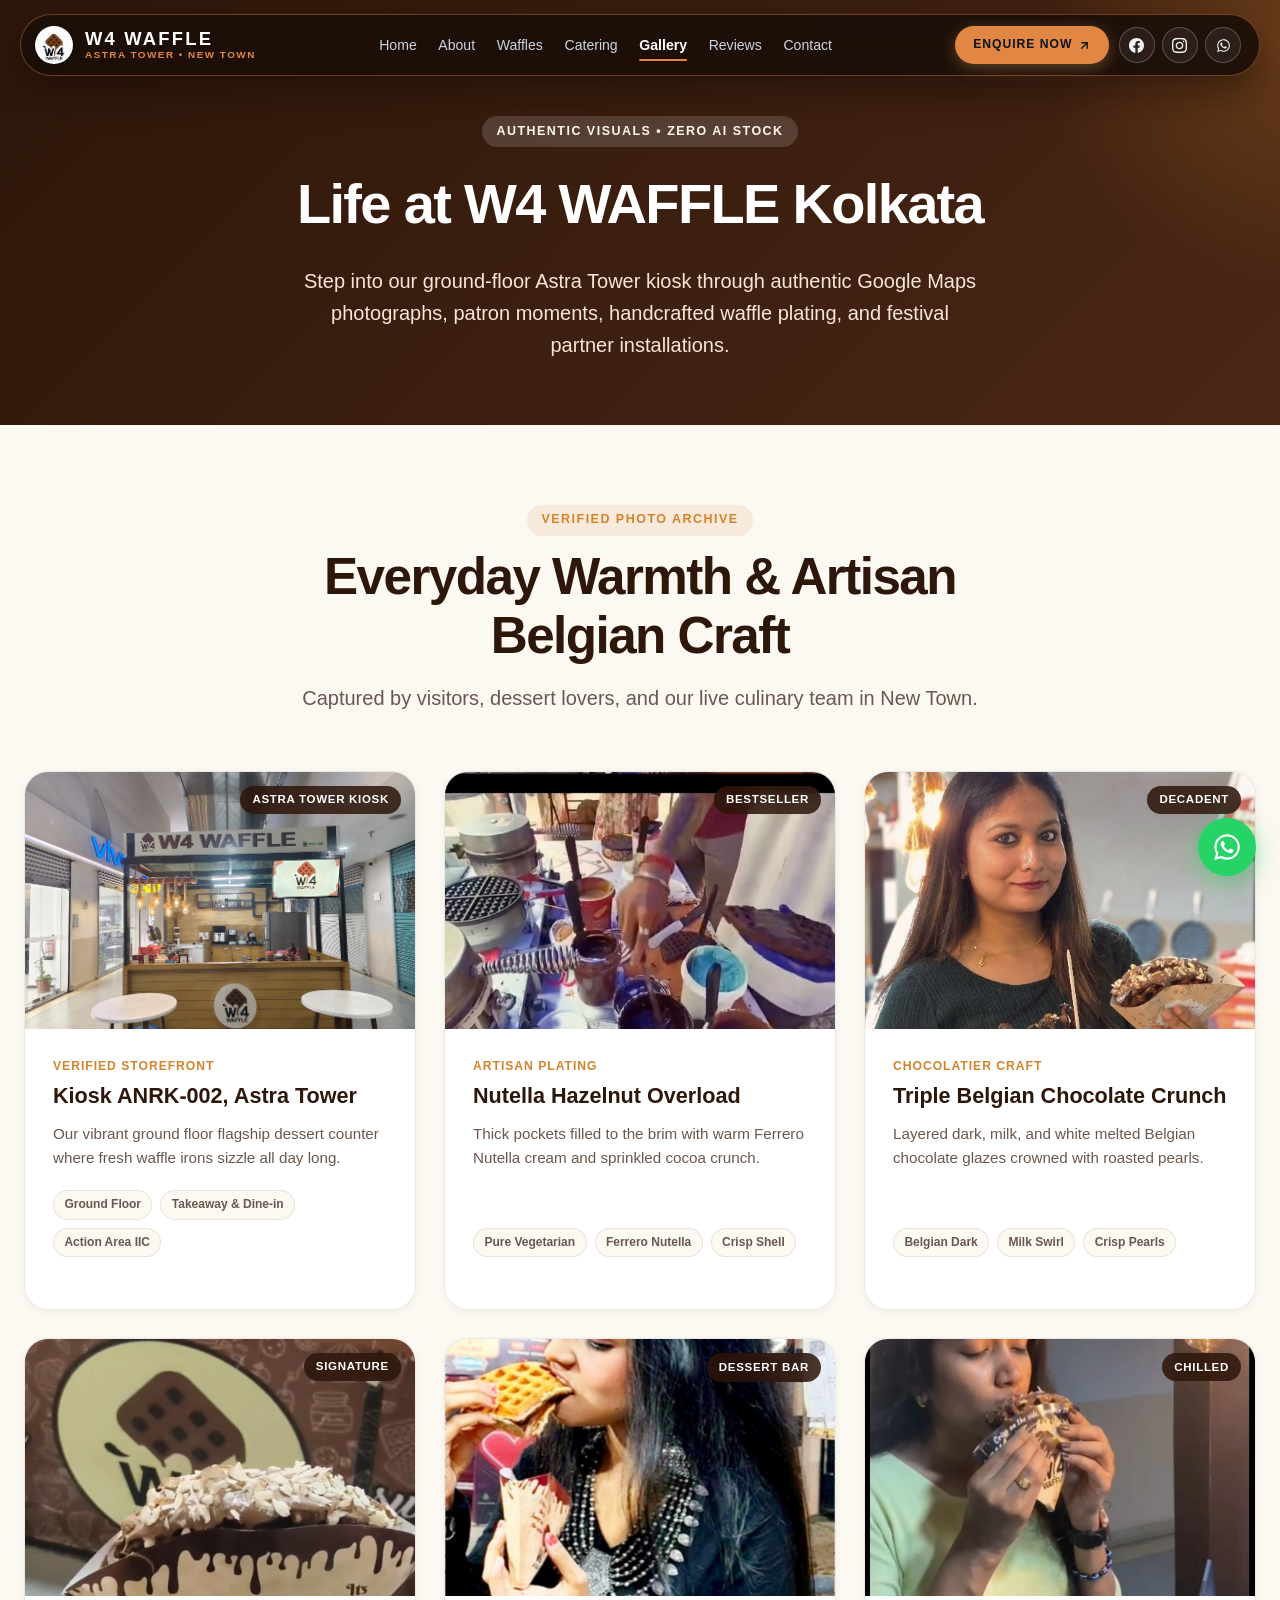
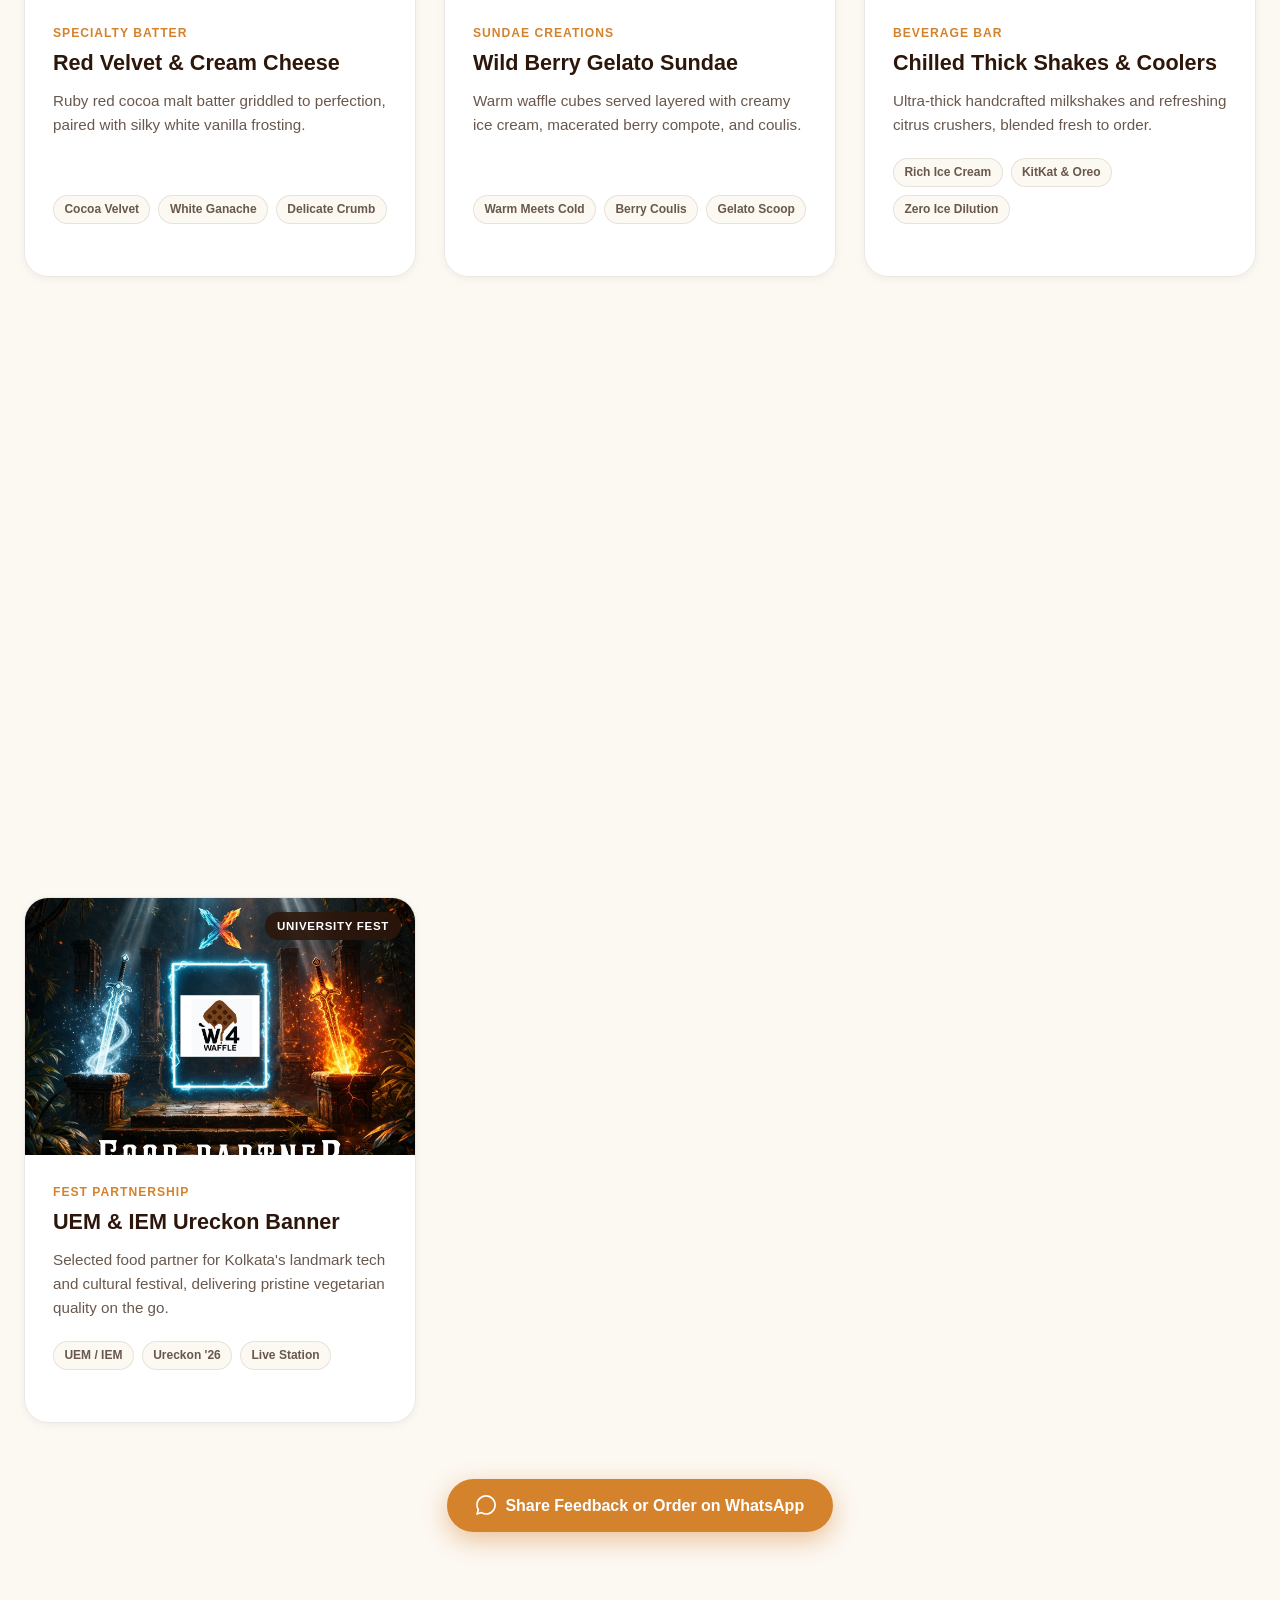
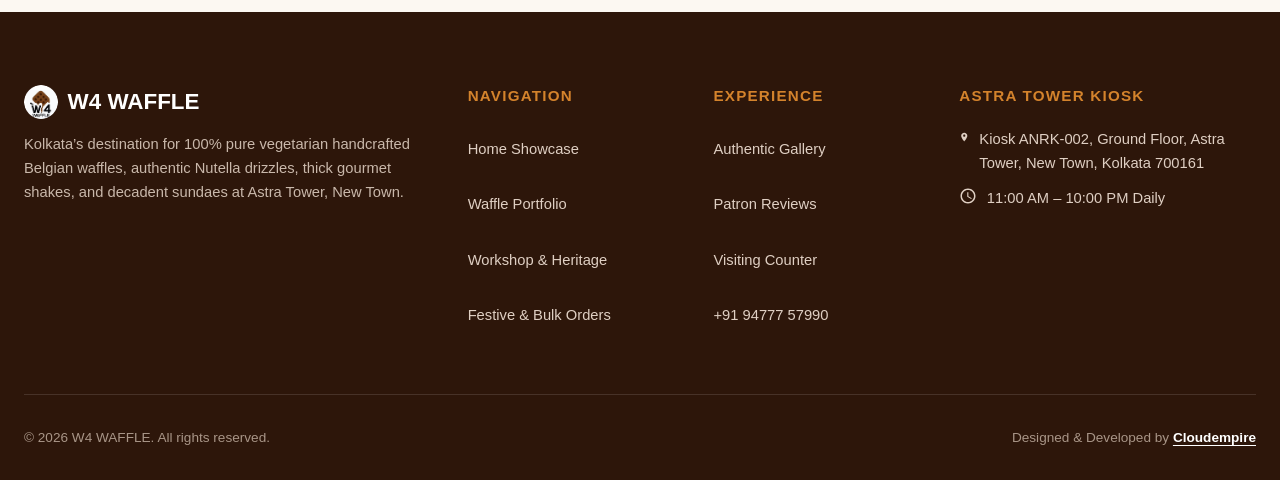
<file: gallery.html>
<!DOCTYPE html>
<html lang="en">
<head>
  <meta charset="UTF-8">
  <meta name="viewport" content="width=device-width, initial-scale=1.0">
  <title>Authentic Gallery | W4 WAFFLE Astra Tower Kolkata</title>
  <meta name="description" content="Explore real photos of W4 WAFFLE kiosk at Astra Tower New Town, our artisan Belgian waffles, shakes, sundaes, patron moments, and college festival partner stalls.">
  <link rel="icon" type="image/png" href="assets/images/favicon.png">
  <link rel="apple-touch-icon" href="assets/images/apple-touch-icon.png">
  <link rel="stylesheet" href="assets/css/style.css">
</head>
<body>

    <!-- Top Navigation Header: TheDivine-Style Floating Dark Pill -->
  <header class="site-header">
    <div class="header-inner">
      <a href="index.html" class="brand-link" aria-label="W4 WAFFLE Home">
        <img src="assets/images/logo.png" alt="W4 WAFFLE Brand Logo" class="brand-logo" width="38" height="38">
        <div class="brand-title-wrap">
          <span class="brand-name">W4 WAFFLE</span>
          <span class="brand-tag">ASTRA TOWER • NEW TOWN</span>
        </div>
      </a>

      <nav aria-label="Primary Navigation">
        <ul class="nav-links">
          <li><a href="index.html" class="nav-link">Home</a></li>
          <li><a href="about.html" class="nav-link">About</a></li>
          <li><a href="waffles.html" class="nav-link">Waffles</a></li>
          <li><a href="catering.html" class="nav-link">Catering</a></li>
          <li><a href="gallery.html" class="nav-link active">Gallery</a></li>
          <li><a href="reviews.html" class="nav-link">Reviews</a></li>
          <li><a href="contact.html" class="nav-link">Contact</a></li>
        </ul>
      </nav>

      <div class="header-actions">
        <a href="https://wa.me/919477757990?text=Hello%20W4%20WAFFLE!%20I'd%20like%20to%20enquire%20about%20your%20delicacies." class="btn-header-cta" target="_blank" rel="noopener noreferrer" aria-label="WhatsApp enquiry">
          <span>ENQUIRE NOW</span>
          <svg width="13" height="13" viewBox="0 0 24 24" fill="none" stroke="currentColor" stroke-width="2.5" stroke-linecap="round" stroke-linejoin="round"><line x1="7" y1="17" x2="17" y2="7"></line><polyline points="7 7 17 7 17 17"></polyline></svg>
        </a>

        <div class="header-social-group">
          <a href="https://www.facebook.com/p/W4-waffle-61574730354163/" class="header-social-btn" target="_blank" rel="noopener noreferrer" aria-label="W4 WAFFLE on Facebook">
            <svg width="15" height="15" viewBox="0 0 24 24" fill="currentColor"><path d="M24 12.073c0-6.627-5.373-12-12-12s-12 5.373-12 12c0 5.99 4.388 10.954 10.125 11.854v-8.385H7.078v-3.47h3.047V9.43c0-3.007 1.792-4.669 4.533-4.669 1.312 0 2.686.235 2.686.235v2.953H15.83c-1.491 0-1.956.925-1.956 1.874v2.25h3.328l-.532 3.47h-2.796v8.385C19.612 23.027 24 18.062 24 12.073z"/></svg>
          </a>
          <a href="https://www.instagram.com/w4_waffle/" class="header-social-btn" target="_blank" rel="noopener noreferrer" aria-label="W4 WAFFLE on Instagram">
            <svg width="15" height="15" viewBox="0 0 24 24" fill="currentColor"><path d="M12 2.163c3.204 0 3.584.012 4.85.07 3.252.148 4.771 1.691 4.919 4.919.058 1.265.069 1.645.069 4.849 0 3.205-.012 3.584-.069 4.849-.149 3.225-1.664 4.771-4.919 4.919-1.266.058-1.644.07-4.85.07-3.204 0-3.584-.012-4.849-.07-3.26-.149-4.771-1.699-4.919-4.92-.058-1.265-.07-1.644-.07-4.849 0-3.204.013-3.583.07-4.849.149-3.227 1.664-4.771 4.919-4.919 1.266-.057 1.645-.069 4.849-.069zm0-2.163c-3.259 0-3.667.014-4.947.072-4.358.2-6.78 2.618-6.98 6.98-.059 1.281-.073 1.689-.073 4.948 0 3.259.014 3.668.072 4.948.2 4.358 2.618 6.78 6.98 6.98 1.281.058 1.689.072 4.948.072 3.259 0 3.668-.014 4.948-.072 4.354-.2 6.782-2.618 6.979-6.98.059-1.28.073-1.689.073-4.948 0-3.259-.014-3.667-.072-4.947-.196-4.354-2.617-6.78-6.979-6.98-1.281-.059-1.69-.073-4.949-.073zm0 5.838c-3.403 0-6.162 2.759-6.162 6.162s2.759 6.163 6.162 6.163 6.162-2.759 6.162-6.163c0-3.403-2.759-6.162-6.162-6.162zm0 10.162c-2.209 0-4-1.79-4-4 0-2.209 1.791-4 4-4s4 1.791 4 4c0 2.21-1.791 4-4 4zm6.406-11.845c-.796 0-1.441.645-1.441 1.44s.645 1.44 1.441 1.44c.795 0 1.439-.645 1.439-1.44s-.644-1.44-1.439-1.44z"/></svg>
          </a>
          <a href="https://wa.me/919477757990?text=Hello%20W4%20WAFFLE!%20I'm%20inquiring%20about%20your%20delicacies." class="header-social-btn" target="_blank" rel="noopener noreferrer" aria-label="W4 WAFFLE on WhatsApp">
            <svg width="17" height="17" viewBox="0 0 24 24" fill="currentColor"><path fill-rule="evenodd" clip-rule="evenodd" d="M18.403 5.638A8.919 8.919 0 0 0 12.053 3c-4.948 0-8.976 4.027-8.978 8.977 0 1.582.413 3.126 1.198 4.488L3 21.116l4.759-1.249a8.981 8.981 0 0 0 4.29 1.09h.004c4.947 0 8.975-4.027 8.977-8.977A8.926 8.926 0 0 0 18.403 5.638zM12.053 19.44a7.443 7.443 0 0 1-3.791-1.033l-.272-.162-2.812.738.75-2.743-.177-.282a7.445 7.445 0 0 1-1.144-3.981c.002-4.114 3.35-7.462 7.468-7.462a7.42 7.42 0 0 1 5.278 2.188 7.42 7.42 0 0 1 2.184 5.28c-.002 4.114-3.35 7.462-7.468 7.462zm4.095-5.592c-.225-.113-1.327-.655-1.533-.73-.205-.075-.354-.112-.504.113-.15.224-.579.73-.71.879-.13.15-.262.169-.487.056-.225-.113-.949-.35-1.808-1.116-.669-.597-1.121-1.334-1.252-1.559-.13-.225-.014-.347.099-.459.102-.101.225-.262.337-.393.113-.131.15-.225.225-.375.075-.15.038-.281-.019-.394-.056-.113-.504-1.215-.69-1.663-.182-.437-.367-.378-.504-.385l-.43-.008c-.15 0-.393.056-.599.281-.206.225-.786.768-.786 1.872s.805 2.172.917 2.322c.112.15 1.583 2.417 3.835 3.391 2.252.974 2.252.649 2.664.611.412-.037 1.327-.543 1.514-1.067.187-.524.187-.973.131-1.067-.056-.094-.206-.15-.431-.262z"/></svg>
          </a>
        </div>

        <button class="menu-toggle" aria-label="Toggle Navigation Menu" aria-expanded="false">
          <svg width="24" height="24" viewBox="0 0 24 24" fill="none" stroke="currentColor" stroke-width="2" stroke-linecap="round" stroke-linejoin="round">
            <line x1="3" y1="12" x2="21" y2="12"></line>
            <line x1="3" y1="6" x2="21" y2="6"></line>
            <line x1="3" y1="18" x2="21" y2="18"></line>
          </svg>
        </button>
      </div>
    </div>
  </header>

  <main>
    <!-- Subpage Banner -->
    <section class="subpage-banner">
      <div class="shell">
        <span class="eyebrow" style="background: rgba(255, 255, 255, 0.15); color: #fff9f0;">Authentic Visuals • Zero AI Stock</span>
        <h1 class="subpage-title">Life at W4 WAFFLE Kolkata</h1>
        <p class="subpage-desc">
          Step into our ground-floor Astra Tower kiosk through authentic Google Maps photographs, patron moments, handcrafted waffle plating, and festival partner installations.
        </p>
      </div>
    </section>

    <!-- Gallery Grid Section -->
    <section class="section">
      <div class="section-head reveal">
        <span class="eyebrow">Verified Photo Archive</span>
        <h2 class="headline">Everyday Warmth &amp; Artisan Belgian Craft</h2>
        <p class="subhead">Captured by visitors, dessert lovers, and our live culinary team in New Town.</p>
      </div>

      <div style="display: grid; grid-template-columns: repeat(auto-fill, minmax(320px, 1fr)); gap: 1.75rem;">
        
        <!-- Photo 1: Storefront Centerpiece -->
        <div class="portfolio-card reveal" data-delay="1">
          <div class="portfolio-card-media" style="padding-top: 66%;">
            <img src="assets/images/storefront-kiosk.jpg" alt="W4 WAFFLE Ground Floor Kiosk at Astra Tower New Town" class="portfolio-card-img" width="1080" height="720" loading="lazy">
            <div class="portfolio-card-badge">Astra Tower Kiosk</div>
          </div>
          <div class="portfolio-card-body">
            <span class="portfolio-card-category">Verified Storefront</span>
            <h3 class="portfolio-card-title">Kiosk ANRK-002, Astra Tower</h3>
            <p class="portfolio-card-desc">
              Our vibrant ground floor flagship dessert counter where fresh waffle irons sizzle all day long.
            </p>
            <div class="portfolio-card-specs">
              <span class="spec-chip">Ground Floor</span>
              <span class="spec-chip">Takeaway & Dine-in</span>
              <span class="spec-chip">Action Area IIC</span>
            </div>
          </div>
        </div>

        <!-- Photo 2: Nutella Double Slice -->
        <div class="portfolio-card reveal" data-delay="2">
          <div class="portfolio-card-media" style="padding-top: 66%;">
            <img src="assets/images/waffle-nutella-slice.jpg" alt="Authentic Hazelnut Nutella Drizzled Belgian Waffle" class="portfolio-card-img" width="1080" height="720" loading="lazy">
            <div class="portfolio-card-badge">Bestseller</div>
          </div>
          <div class="portfolio-card-body">
            <span class="portfolio-card-category">Artisan Plating</span>
            <h3 class="portfolio-card-title">Nutella Hazelnut Overload</h3>
            <p class="portfolio-card-desc">
              Thick pockets filled to the brim with warm Ferrero Nutella cream and sprinkled cocoa crunch.
            </p>
            <div class="portfolio-card-specs">
              <span class="spec-chip">Pure Vegetarian</span>
              <span class="spec-chip">Ferrero Nutella</span>
              <span class="spec-chip">Crisp Shell</span>
            </div>
          </div>
        </div>

        <!-- Photo 3: Triple Chocolate Delicacy -->
        <div class="portfolio-card reveal" data-delay="3">
          <div class="portfolio-card-media" style="padding-top: 66%;">
            <img src="assets/images/waffle-triple-choco.jpg" alt="Triple Chocolate Crunch Belgian Waffle" class="portfolio-card-img" width="1080" height="720" loading="lazy">
            <div class="portfolio-card-badge">Decadent</div>
          </div>
          <div class="portfolio-card-body">
            <span class="portfolio-card-category">Chocolatier Craft</span>
            <h3 class="portfolio-card-title">Triple Belgian Chocolate Crunch</h3>
            <p class="portfolio-card-desc">
              Layered dark, milk, and white melted Belgian chocolate glazes crowned with roasted pearls.
            </p>
            <div class="portfolio-card-specs">
              <span class="spec-chip">Belgian Dark</span>
              <span class="spec-chip">Milk Swirl</span>
              <span class="spec-chip">Crisp Pearls</span>
            </div>
          </div>
        </div>

        <!-- Photo 4: Red Velvet Berry Delight -->
        <div class="portfolio-card reveal" data-delay="1">
          <div class="portfolio-card-media" style="padding-top: 66%;">
            <img src="assets/images/waffle-redvelvet.jpg" alt="Red Velvet Berry Belgian Waffle with White Chocolate" class="portfolio-card-img" width="1080" height="720" loading="lazy">
            <div class="portfolio-card-badge">Signature</div>
          </div>
          <div class="portfolio-card-body">
            <span class="portfolio-card-category">Specialty Batter</span>
            <h3 class="portfolio-card-title">Red Velvet &amp; Cream Cheese</h3>
            <p class="portfolio-card-desc">
              Ruby red cocoa malt batter griddled to perfection, paired with silky white vanilla frosting.
            </p>
            <div class="portfolio-card-specs">
              <span class="spec-chip">Cocoa Velvet</span>
              <span class="spec-chip">White Ganache</span>
              <span class="spec-chip">Delicate Crumb</span>
            </div>
          </div>
        </div>

        <!-- Photo 5: Berry Sundae Glass -->
        <div class="portfolio-card reveal" data-delay="2">
          <div class="portfolio-card-media" style="padding-top: 66%;">
            <img src="assets/images/waffle-berry-sundae.jpg" alt="Artisan Berry Waffle Sundae Glass" class="portfolio-card-img" width="1080" height="720" loading="lazy">
            <div class="portfolio-card-badge">Dessert Bar</div>
          </div>
          <div class="portfolio-card-body">
            <span class="portfolio-card-category">Sundae Creations</span>
            <h3 class="portfolio-card-title">Wild Berry Gelato Sundae</h3>
            <p class="portfolio-card-desc">
              Warm waffle cubes served layered with creamy ice cream, macerated berry compote, and coulis.
            </p>
            <div class="portfolio-card-specs">
              <span class="spec-chip">Warm Meets Cold</span>
              <span class="spec-chip">Berry Coulis</span>
              <span class="spec-chip">Gelato Scoop</span>
            </div>
          </div>
        </div>

        <!-- Photo 6: Thick Gourmet Shakes -->
        <div class="portfolio-card reveal" data-delay="3">
          <div class="portfolio-card-media" style="padding-top: 66%;">
            <img src="assets/images/waffle-shakes-drinks.jpg" alt="W4 WAFFLE Gourmet Thick Shakes and Coolers" class="portfolio-card-img" width="1080" height="720" loading="lazy">
            <div class="portfolio-card-badge">Chilled</div>
          </div>
          <div class="portfolio-card-body">
            <span class="portfolio-card-category">Beverage Bar</span>
            <h3 class="portfolio-card-title">Chilled Thick Shakes &amp; Coolers</h3>
            <p class="portfolio-card-desc">
              Ultra-thick handcrafted milkshakes and refreshing citrus crushers, blended fresh to order.
            </p>
            <div class="portfolio-card-specs">
              <span class="spec-chip">Rich Ice Cream</span>
              <span class="spec-chip">KitKat & Oreo</span>
              <span class="spec-chip">Zero Ice Dilution</span>
            </div>
          </div>
        </div>

        <!-- Photo 7: Happy Patrons at Kiosk -->
        <div class="portfolio-card reveal" data-delay="1">
          <div class="portfolio-card-media" style="padding-top: 66%;">
            <img src="assets/images/waffle-real-kiosk-patron.jpg" alt="Patrons Enjoying Fresh Waffles at Astra Tower Counter" class="portfolio-card-img" width="1080" height="720" loading="lazy">
            <div class="portfolio-card-badge">Patron Moments</div>
          </div>
          <div class="portfolio-card-body">
            <span class="portfolio-card-category">Community Warmth</span>
            <h3 class="portfolio-card-title">Counter Smiles &amp; Fresh Bakes</h3>
            <p class="portfolio-card-desc">
              Nothing beats catching the sweet vanilla fragrance in the Astra Tower corridor and enjoying hot waffles fresh off the iron.
            </p>
            <div class="portfolio-card-specs">
              <span class="spec-chip">Friendly Team</span>
              <span class="spec-chip">Walk-ins Welcome</span>
              <span class="spec-chip">Fast Prep</span>
            </div>
          </div>
        </div>

        <!-- Photo 8: Cosy Evening Atmosphere -->
        <div class="portfolio-card reveal" data-delay="2">
          <div class="portfolio-card-media" style="padding-top: 66%;">
            <img src="assets/images/waffle-filament-patron.jpg" alt="Evening Ambiance with Warm Filament Lights at W4 Waffle" class="portfolio-card-img" width="1080" height="720" loading="lazy">
            <div class="portfolio-card-badge">Evening Vibes</div>
          </div>
          <div class="portfolio-card-body">
            <span class="portfolio-card-category">Atmosphere</span>
            <h3 class="portfolio-card-title">Warm Filament Light Glow</h3>
            <p class="portfolio-card-desc">
              Evening gatherings under our warm ambient lights, sharing laughter, hot chocolate waffles, and cold shakes.
            </p>
            <div class="portfolio-card-specs">
              <span class="spec-chip">Cozy Seating</span>
              <span class="spec-chip">Late Night 10PM</span>
              <span class="spec-chip">Family Friendly</span>
            </div>
          </div>
        </div>

        <!-- Photo 9: FIEM Celluloid Stall -->
        <div class="portfolio-card reveal" data-delay="3">
          <div class="portfolio-card-media" style="padding-top: 66%;">
            <img src="assets/images/festival-stall-partner-1.jpg" alt="Official Partner Stall at FIEM Celluloid Festival" class="portfolio-card-img" width="1440" height="1111" loading="lazy">
            <div class="portfolio-card-badge">College Fest</div>
          </div>
          <div class="portfolio-card-body">
            <span class="portfolio-card-category">Fest Partnership</span>
            <h3 class="portfolio-card-title">FIEM Celluloid Live Setup</h3>
            <p class="portfolio-card-desc">
              Our official festival setup delivering hot waffles and thick shakes to hundreds of university students.
            </p>
            <div class="portfolio-card-specs">
              <span class="spec-chip">Official Partner</span>
              <span class="spec-chip">College Fest</span>
              <span class="spec-chip">Bulk Catering</span>
            </div>
          </div>
        </div>

        <!-- Photo 10: UEM / IEM Ureckon Stall -->
        <div class="portfolio-card reveal" data-delay="1">
          <div class="portfolio-card-media" style="padding-top: 66%;">
            <img src="assets/images/festival-stall-partner-2.jpg" alt="Official Food Partner Banner at UEM IEM Ureckon Fest" class="portfolio-card-img" width="1440" height="1440" loading="lazy">
            <div class="portfolio-card-badge">University Fest</div>
          </div>
          <div class="portfolio-card-body">
            <span class="portfolio-card-category">Fest Partnership</span>
            <h3 class="portfolio-card-title">UEM &amp; IEM Ureckon Banner</h3>
            <p class="portfolio-card-desc">
              Selected food partner for Kolkata's landmark tech and cultural festival, delivering pristine vegetarian quality on the go.
            </p>
            <div class="portfolio-card-specs">
              <span class="spec-chip">UEM / IEM</span>
              <span class="spec-chip">Ureckon '26</span>
              <span class="spec-chip">Live Station</span>
            </div>
          </div>
        </div>

      </div>

      <div style="text-align: center; margin-top: 3.5rem;" class="reveal">
        <a href="https://wa.me/919477757990?text=Hello%20W4%20WAFFLE!%20I%20saw%20your%20authentic%20gallery%20and%20want%20to%20order%20or%20visit." class="btn-primary" target="_blank" rel="noopener noreferrer">
          <svg width="20" height="20" viewBox="0 0 24 24" fill="currentColor"><path d="M.057 24l1.687-6.163c-1.041-1.804-1.588-3.849-1.587-5.946.003-6.556 5.338-11.891 11.893-11.891 3.181.001 6.167 1.24 8.413 3.488 2.245 2.248 3.481 5.236 3.48 8.414-.003 6.557-5.338 11.892-11.893 11.892-1.99-.001-3.951-.5-5.688-1.448l-6.305 1.654zm6.597-3.807c1.676.995 3.276 1.591 5.392 1.592 5.448 0 9.886-4.434 9.889-9.885.002-5.462-4.415-9.89-9.881-9.892-5.452 0-9.887 4.434-9.889 9.884-.001 2.225.651 3.891 1.746 5.634l-.999 3.648 3.742-.981z"/></svg>
          <span>Share Feedback or Order on WhatsApp</span>
        </a>
      </div>
    </section>
  </main>

  <!-- Site Footer -->
  <footer class="site-footer">
    <div class="footer-inner">
      <div class="footer-grid">
        <div>
          <div class="footer-brand-title">
            <img src="assets/images/logo.png" alt="W4 WAFFLE Logo" width="34" height="34" style="border-radius: 50%;">
            <span>W4 WAFFLE</span>
          </div>
          <p class="footer-brand-desc">
            Kolkata’s destination for 100% pure vegetarian handcrafted Belgian waffles, authentic Nutella drizzles, thick gourmet shakes, and decadent sundaes at Astra Tower, New Town.
          </p>
        </div>

        <div>
          <h3 class="footer-heading">Navigation</h3>
          <ul class="footer-links">
            <li><a href="index.html" class="footer-link">Home Showcase</a></li>
            <li><a href="waffles.html" class="footer-link">Waffle Portfolio</a></li>
            <li><a href="about.html" class="footer-link">Workshop & Heritage</a></li>
            <li><a href="catering.html" class="footer-link">Festive & Bulk Orders</a></li>
          </ul>
        </div>

        <div>
          <h3 class="footer-heading">Experience</h3>
          <ul class="footer-links">
            <li><a href="gallery.html" class="footer-link">Authentic Gallery</a></li>
            <li><a href="reviews.html" class="footer-link">Patron Reviews</a></li>
            <li><a href="contact.html" class="footer-link">Visiting Counter</a></li>
            <li><a href="tel:+919477757990" class="footer-link">+91 94777 57990</a></li>
          </ul>
        </div>

        <div>
          <h3 class="footer-heading">Astra Tower Kiosk</h3>
          <div class="footer-contact-item">
            <svg width="18" height="18" viewBox="0 0 24 24" fill="currentColor"><path d="M12 2C8.13 2 5 5.13 5 9c0 5.25 7 13 7 13s7-7.75 7-13c0-3.87-3.13-7-7-7zm0 9.5c-1.38 0-2.5-1.12-2.5-2.5s1.12-2.5 2.5-2.5 2.5 1.12 2.5 2.5-1.12 2.5-2.5 2.5z"/></svg>
            <span>Kiosk ANRK-002, Ground Floor, Astra Tower, New Town, Kolkata 700161</span>
          </div>
          <div class="footer-contact-item">
            <svg width="18" height="18" viewBox="0 0 24 24" fill="currentColor"><path d="M11.99 2C6.47 2 2 6.48 2 12s4.47 10 9.99 10C17.52 22 22 17.52 22 12S17.52 2 11.99 2zM12 20c-4.42 0-8-3.58-8-8s3.58-8 8-8 8 3.58 8 8-3.58 8-8 8zm.5-13H11v6l5.25 3.15.75-1.23-4.5-2.67z"/></svg>
            <span>11:00 AM – 10:00 PM Daily</span>
          </div>
        </div>
      </div>

      <div class="footer-bottom">
        <div>© 2026 W4 WAFFLE. All rights reserved.</div>
        <div class="cloudempire-attr">
          Designed &amp; Developed by <a href="https://cloudempire.tech/" target="_blank" rel="noopener noreferrer">Cloudempire</a>
        </div>
      </div>
    </div>
  </footer>

  <!-- Floating Mobile WhatsApp CTA -->
  <a href="https://wa.me/919477757990?text=Hello%20W4%20WAFFLE!%20I'm%20inquiring%20about%20your%20delicacies." class="floating-wa-btn" target="_blank" rel="noopener noreferrer" aria-label="Open WhatsApp Chat">
    <svg width="34" height="34" viewBox="0 0 24 24" fill="#ffffff"><path fill-rule="evenodd" clip-rule="evenodd" d="M18.403 5.638A8.919 8.919 0 0 0 12.053 3c-4.948 0-8.976 4.027-8.978 8.977 0 1.582.413 3.126 1.198 4.488L3 21.116l4.759-1.249a8.981 8.981 0 0 0 4.29 1.09h.004c4.947 0 8.975-4.027 8.977-8.977A8.926 8.926 0 0 0 18.403 5.638zM12.053 19.44a7.443 7.443 0 0 1-3.791-1.033l-.272-.162-2.812.738.75-2.743-.177-.282a7.445 7.445 0 0 1-1.144-3.981c.002-4.114 3.35-7.462 7.468-7.462a7.42 7.42 0 0 1 5.278 2.188 7.42 7.42 0 0 1 2.184 5.28c-.002 4.114-3.35 7.462-7.468 7.462zm4.095-5.592c-.225-.113-1.327-.655-1.533-.73-.205-.075-.354-.112-.504.113-.15.224-.579.73-.71.879-.13.15-.262.169-.487.056-.225-.113-.949-.35-1.808-1.116-.669-.597-1.121-1.334-1.252-1.559-.13-.225-.014-.347.099-.459.102-.101.225-.262.337-.393.113-.131.15-.225.225-.375.075-.15.038-.281-.019-.394-.056-.113-.504-1.215-.69-1.663-.182-.437-.367-.378-.504-.385l-.43-.008c-.15 0-.393.056-.599.281-.206.225-.786.768-.786 1.872s.805 2.172.917 2.322c.112.15 1.583 2.417 3.835 3.391 2.252.974 2.252.649 2.664.611.412-.037 1.327-.543 1.514-1.067.187-.524.187-.973.131-1.067-.056-.094-.206-.15-.431-.262z"/></svg>
  </a>

  <script src="assets/js/main.js"></script>
</body>
</html>
</file>
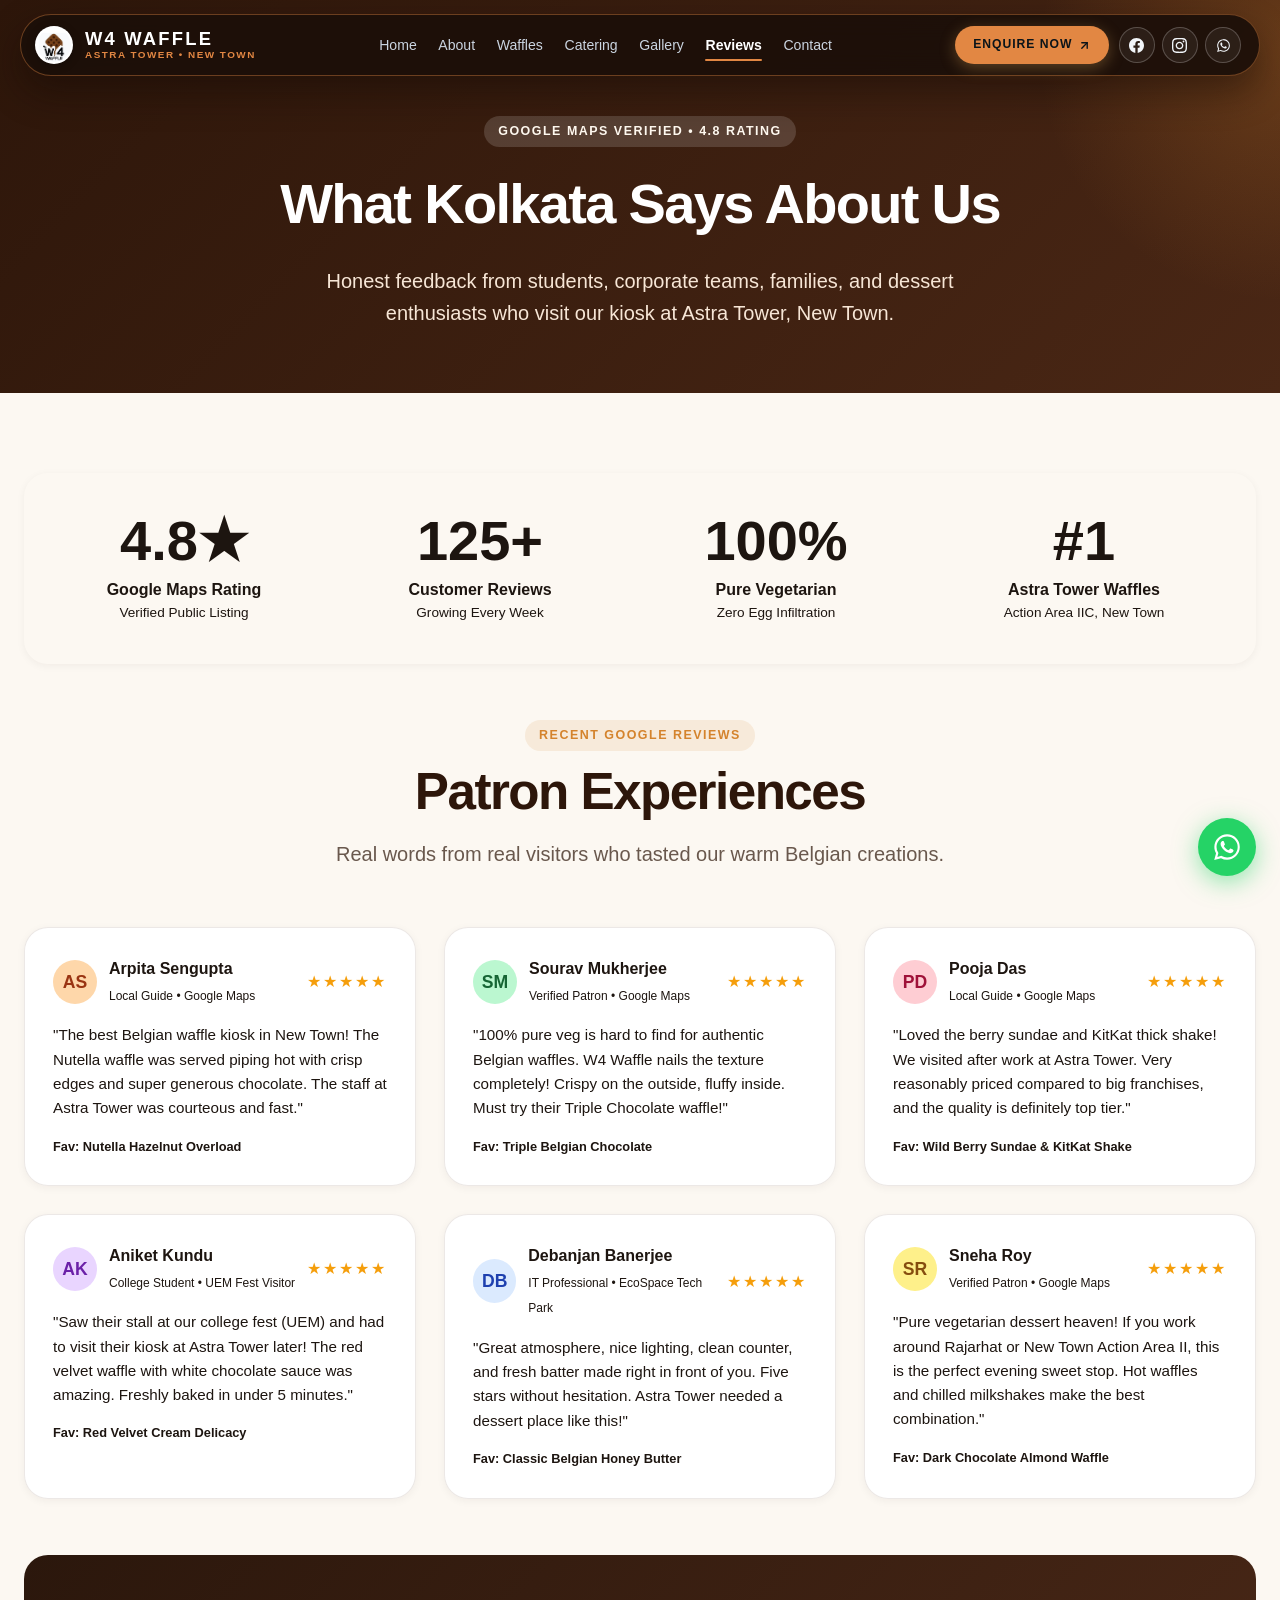
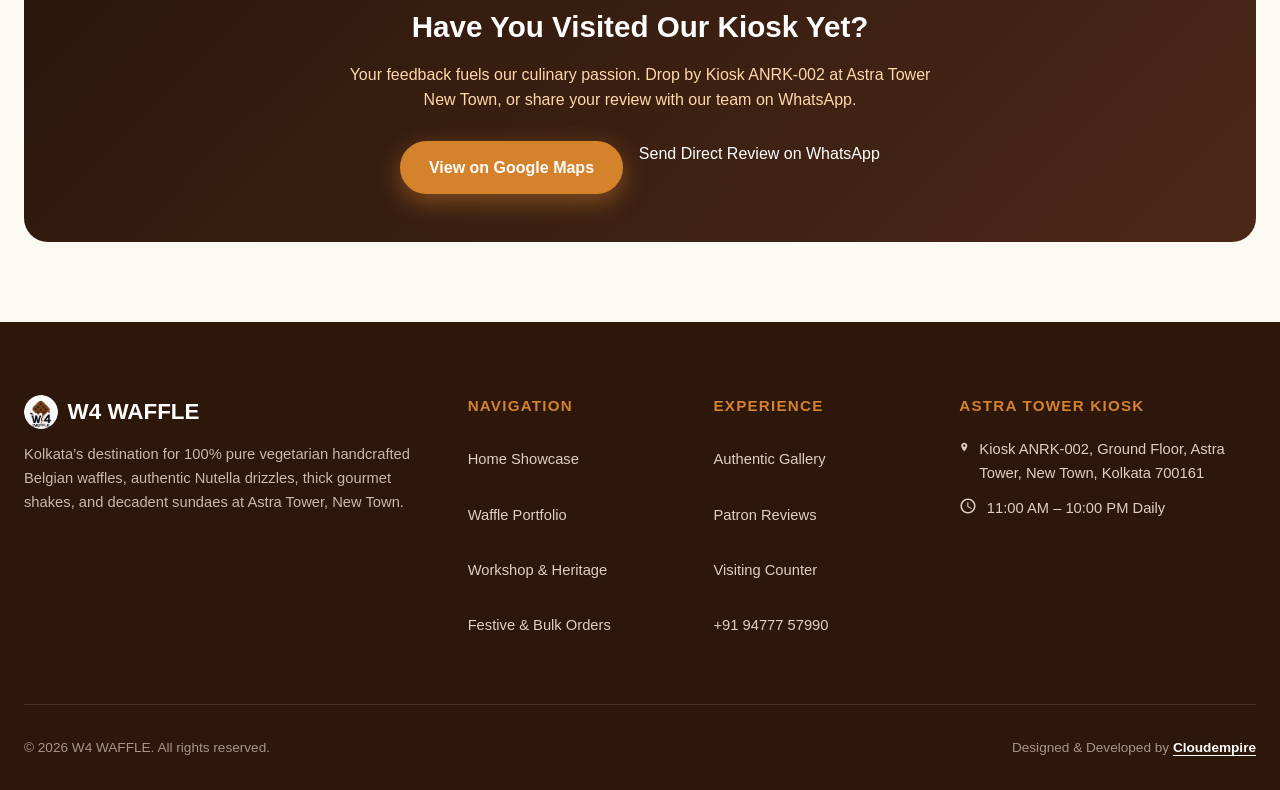
<file: reviews.html>
<!DOCTYPE html>
<html lang="en">
<head>
  <meta charset="UTF-8">
  <meta name="viewport" content="width=device-width, initial-scale=1.0">
  <title>Patron Reviews &amp; Testimonials | W4 WAFFLE Astra Tower Kolkata</title>
  <meta name="description" content="Read 4.8-star Google Maps reviews for W4 WAFFLE at Astra Tower New Town Kolkata. Authentic patron feedback on our pure veg Belgian waffles, shakes, and service.">
  <link rel="icon" type="image/png" href="assets/images/favicon.png">
  <link rel="apple-touch-icon" href="assets/images/apple-touch-icon.png">
  <link rel="stylesheet" href="assets/css/style.css">
</head>
<body>

    <!-- Top Navigation Header: TheDivine-Style Floating Dark Pill -->
  <header class="site-header">
    <div class="header-inner">
      <a href="index.html" class="brand-link" aria-label="W4 WAFFLE Home">
        <img src="assets/images/logo.png" alt="W4 WAFFLE Brand Logo" class="brand-logo" width="38" height="38">
        <div class="brand-title-wrap">
          <span class="brand-name">W4 WAFFLE</span>
          <span class="brand-tag">ASTRA TOWER • NEW TOWN</span>
        </div>
      </a>

      <nav aria-label="Primary Navigation">
        <ul class="nav-links">
          <li><a href="index.html" class="nav-link">Home</a></li>
          <li><a href="about.html" class="nav-link">About</a></li>
          <li><a href="waffles.html" class="nav-link">Waffles</a></li>
          <li><a href="catering.html" class="nav-link">Catering</a></li>
          <li><a href="gallery.html" class="nav-link">Gallery</a></li>
          <li><a href="reviews.html" class="nav-link active">Reviews</a></li>
          <li><a href="contact.html" class="nav-link">Contact</a></li>
        </ul>
      </nav>

      <div class="header-actions">
        <a href="https://wa.me/919477757990?text=Hello%20W4%20WAFFLE!%20I'd%20like%20to%20enquire%20about%20your%20delicacies." class="btn-header-cta" target="_blank" rel="noopener noreferrer" aria-label="WhatsApp enquiry">
          <span>ENQUIRE NOW</span>
          <svg width="13" height="13" viewBox="0 0 24 24" fill="none" stroke="currentColor" stroke-width="2.5" stroke-linecap="round" stroke-linejoin="round"><line x1="7" y1="17" x2="17" y2="7"></line><polyline points="7 7 17 7 17 17"></polyline></svg>
        </a>

        <div class="header-social-group">
          <a href="https://www.facebook.com/p/W4-waffle-61574730354163/" class="header-social-btn" target="_blank" rel="noopener noreferrer" aria-label="W4 WAFFLE on Facebook">
            <svg width="15" height="15" viewBox="0 0 24 24" fill="currentColor"><path d="M24 12.073c0-6.627-5.373-12-12-12s-12 5.373-12 12c0 5.99 4.388 10.954 10.125 11.854v-8.385H7.078v-3.47h3.047V9.43c0-3.007 1.792-4.669 4.533-4.669 1.312 0 2.686.235 2.686.235v2.953H15.83c-1.491 0-1.956.925-1.956 1.874v2.25h3.328l-.532 3.47h-2.796v8.385C19.612 23.027 24 18.062 24 12.073z"/></svg>
          </a>
          <a href="https://www.instagram.com/w4_waffle/" class="header-social-btn" target="_blank" rel="noopener noreferrer" aria-label="W4 WAFFLE on Instagram">
            <svg width="15" height="15" viewBox="0 0 24 24" fill="currentColor"><path d="M12 2.163c3.204 0 3.584.012 4.85.07 3.252.148 4.771 1.691 4.919 4.919.058 1.265.069 1.645.069 4.849 0 3.205-.012 3.584-.069 4.849-.149 3.225-1.664 4.771-4.919 4.919-1.266.058-1.644.07-4.85.07-3.204 0-3.584-.012-4.849-.07-3.26-.149-4.771-1.699-4.919-4.92-.058-1.265-.07-1.644-.07-4.849 0-3.204.013-3.583.07-4.849.149-3.227 1.664-4.771 4.919-4.919 1.266-.057 1.645-.069 4.849-.069zm0-2.163c-3.259 0-3.667.014-4.947.072-4.358.2-6.78 2.618-6.98 6.98-.059 1.281-.073 1.689-.073 4.948 0 3.259.014 3.668.072 4.948.2 4.358 2.618 6.78 6.98 6.98 1.281.058 1.689.072 4.948.072 3.259 0 3.668-.014 4.948-.072 4.354-.2 6.782-2.618 6.979-6.98.059-1.28.073-1.689.073-4.948 0-3.259-.014-3.667-.072-4.947-.196-4.354-2.617-6.78-6.979-6.98-1.281-.059-1.69-.073-4.949-.073zm0 5.838c-3.403 0-6.162 2.759-6.162 6.162s2.759 6.163 6.162 6.163 6.162-2.759 6.162-6.163c0-3.403-2.759-6.162-6.162-6.162zm0 10.162c-2.209 0-4-1.79-4-4 0-2.209 1.791-4 4-4s4 1.791 4 4c0 2.21-1.791 4-4 4zm6.406-11.845c-.796 0-1.441.645-1.441 1.44s.645 1.44 1.441 1.44c.795 0 1.439-.645 1.439-1.44s-.644-1.44-1.439-1.44z"/></svg>
          </a>
          <a href="https://wa.me/919477757990?text=Hello%20W4%20WAFFLE!%20I'm%20inquiring%20about%20your%20delicacies." class="header-social-btn" target="_blank" rel="noopener noreferrer" aria-label="W4 WAFFLE on WhatsApp">
            <svg width="17" height="17" viewBox="0 0 24 24" fill="currentColor"><path fill-rule="evenodd" clip-rule="evenodd" d="M18.403 5.638A8.919 8.919 0 0 0 12.053 3c-4.948 0-8.976 4.027-8.978 8.977 0 1.582.413 3.126 1.198 4.488L3 21.116l4.759-1.249a8.981 8.981 0 0 0 4.29 1.09h.004c4.947 0 8.975-4.027 8.977-8.977A8.926 8.926 0 0 0 18.403 5.638zM12.053 19.44a7.443 7.443 0 0 1-3.791-1.033l-.272-.162-2.812.738.75-2.743-.177-.282a7.445 7.445 0 0 1-1.144-3.981c.002-4.114 3.35-7.462 7.468-7.462a7.42 7.42 0 0 1 5.278 2.188 7.42 7.42 0 0 1 2.184 5.28c-.002 4.114-3.35 7.462-7.468 7.462zm4.095-5.592c-.225-.113-1.327-.655-1.533-.73-.205-.075-.354-.112-.504.113-.15.224-.579.73-.71.879-.13.15-.262.169-.487.056-.225-.113-.949-.35-1.808-1.116-.669-.597-1.121-1.334-1.252-1.559-.13-.225-.014-.347.099-.459.102-.101.225-.262.337-.393.113-.131.15-.225.225-.375.075-.15.038-.281-.019-.394-.056-.113-.504-1.215-.69-1.663-.182-.437-.367-.378-.504-.385l-.43-.008c-.15 0-.393.056-.599.281-.206.225-.786.768-.786 1.872s.805 2.172.917 2.322c.112.15 1.583 2.417 3.835 3.391 2.252.974 2.252.649 2.664.611.412-.037 1.327-.543 1.514-1.067.187-.524.187-.973.131-1.067-.056-.094-.206-.15-.431-.262z"/></svg>
          </a>
        </div>

        <button class="menu-toggle" aria-label="Toggle Navigation Menu" aria-expanded="false">
          <svg width="24" height="24" viewBox="0 0 24 24" fill="none" stroke="currentColor" stroke-width="2" stroke-linecap="round" stroke-linejoin="round">
            <line x1="3" y1="12" x2="21" y2="12"></line>
            <line x1="3" y1="6" x2="21" y2="6"></line>
            <line x1="3" y1="18" x2="21" y2="18"></line>
          </svg>
        </button>
      </div>
    </div>
  </header>

  <main>
    <!-- Subpage Banner -->
    <section class="subpage-banner">
      <div class="shell">
        <span class="eyebrow" style="background: rgba(255, 255, 255, 0.15); color: #fff9f0;">Google Maps Verified • 4.8 Rating</span>
        <h1 class="subpage-title">What Kolkata Says About Us</h1>
        <p class="subpage-desc">
          Honest feedback from students, corporate teams, families, and dessert enthusiasts who visit our kiosk at Astra Tower, New Town.
        </p>
      </div>
    </section>

    <!-- Rating Summary Stats Grid -->
    <section class="section">
      <div style="background: var(--surface-card); border: 1px solid var(--border-soft); border-radius: var(--radius-lg); padding: 2.5rem; box-shadow: var(--shadow-sm); margin-bottom: 3.5rem;" class="reveal">
        <div style="display: grid; grid-template-columns: repeat(auto-fit, minmax(200px, 1fr)); gap: 2rem; text-align: center; align-items: center;">
          
          <div style="border-right: 1px solid var(--border-soft); padding-right: 1.5rem;">
            <div style="font-family: var(--font-display); font-size: 3.5rem; font-weight: 700; color: var(--brand-gold); line-height: 1;">4.8★</div>
            <div style="font-weight: 600; color: var(--text-dark); margin-top: 0.5rem;">Google Maps Rating</div>
            <div style="font-size: 0.85rem; color: var(--text-muted);">Verified Public Listing</div>
          </div>

          <div style="border-right: 1px solid var(--border-soft); padding-right: 1.5rem;">
            <div style="font-family: var(--font-display); font-size: 3.5rem; font-weight: 700; color: var(--brand-rust); line-height: 1;">125+</div>
            <div style="font-weight: 600; color: var(--text-dark); margin-top: 0.5rem;">Customer Reviews</div>
            <div style="font-size: 0.85rem; color: var(--text-muted);">Growing Every Week</div>
          </div>

          <div style="border-right: 1px solid var(--border-soft); padding-right: 1.5rem;">
            <div style="font-family: var(--font-display); font-size: 3.5rem; font-weight: 700; color: var(--brand-chocolate); line-height: 1;">100%</div>
            <div style="font-weight: 600; color: var(--text-dark); margin-top: 0.5rem;">Pure Vegetarian</div>
            <div style="font-size: 0.85rem; color: var(--text-muted);">Zero Egg Infiltration</div>
          </div>

          <div>
            <div style="font-family: var(--font-display); font-size: 3.5rem; font-weight: 700; color: var(--brand-gold); line-height: 1;">#1</div>
            <div style="font-weight: 600; color: var(--text-dark); margin-top: 0.5rem;">Astra Tower Waffles</div>
            <div style="font-size: 0.85rem; color: var(--text-muted);">Action Area IIC, New Town</div>
          </div>

        </div>
      </div>

      <!-- Reviews Grid -->
      <div class="section-head reveal">
        <span class="eyebrow">Recent Google Reviews</span>
        <h2 class="headline">Patron Experiences</h2>
        <p class="subhead">Real words from real visitors who tasted our warm Belgian creations.</p>
      </div>

      <div style="display: grid; grid-template-columns: repeat(auto-fill, minmax(320px, 1fr)); gap: 1.75rem;">
        
        <!-- Review 1 -->
        <div class="portfolio-card reveal" style="padding: 1.75rem;" data-delay="1">
          <div style="display: flex; justify-content: space-between; align-items: center; margin-bottom: 1rem;">
            <div style="display: flex; align-items: center; gap: 0.75rem;">
              <div style="width: 44px; height: 44px; border-radius: 50%; background: #fed7aa; color: #9a3412; display: flex; align-items: center; justify-content: center; font-weight: 700; font-size: 1.1rem;">AS</div>
              <div>
                <h3 style="font-size: 1rem; font-weight: 700; margin: 0; color: var(--text-dark);">Arpita Sengupta</h3>
                <span style="font-size: 0.75rem; color: var(--text-muted);">Local Guide • Google Maps</span>
              </div>
            </div>
            <div style="color: #f59e0b; font-size: 1rem; letter-spacing: 2px;">★★★★★</div>
          </div>
          <p style="font-size: 0.95rem; line-height: 1.6; color: var(--text-dark); margin-bottom: 1rem;">
            "The best Belgian waffle kiosk in New Town! The Nutella waffle was served piping hot with crisp edges and super generous chocolate. The staff at Astra Tower was courteous and fast."
          </p>
          <div style="font-size: 0.8rem; color: var(--brand-rust); font-weight: 600;">
            Fav: Nutella Hazelnut Overload
          </div>
        </div>

        <!-- Review 2 -->
        <div class="portfolio-card reveal" style="padding: 1.75rem;" data-delay="2">
          <div style="display: flex; justify-content: space-between; align-items: center; margin-bottom: 1rem;">
            <div style="display: flex; align-items: center; gap: 0.75rem;">
              <div style="width: 44px; height: 44px; border-radius: 50%; background: #bbf7d0; color: #166534; display: flex; align-items: center; justify-content: center; font-weight: 700; font-size: 1.1rem;">SM</div>
              <div>
                <h3 style="font-size: 1rem; font-weight: 700; margin: 0; color: var(--text-dark);">Sourav Mukherjee</h3>
                <span style="font-size: 0.75rem; color: var(--text-muted);">Verified Patron • Google Maps</span>
              </div>
            </div>
            <div style="color: #f59e0b; font-size: 1rem; letter-spacing: 2px;">★★★★★</div>
          </div>
          <p style="font-size: 0.95rem; line-height: 1.6; color: var(--text-dark); margin-bottom: 1rem;">
            "100% pure veg is hard to find for authentic Belgian waffles. W4 Waffle nails the texture completely! Crispy on the outside, fluffy inside. Must try their Triple Chocolate waffle!"
          </p>
          <div style="font-size: 0.8rem; color: var(--brand-rust); font-weight: 600;">
            Fav: Triple Belgian Chocolate
          </div>
        </div>

        <!-- Review 3 -->
        <div class="portfolio-card reveal" style="padding: 1.75rem;" data-delay="3">
          <div style="display: flex; justify-content: space-between; align-items: center; margin-bottom: 1rem;">
            <div style="display: flex; align-items: center; gap: 0.75rem;">
              <div style="width: 44px; height: 44px; border-radius: 50%; background: #fecdd3; color: #9f1239; display: flex; align-items: center; justify-content: center; font-weight: 700; font-size: 1.1rem;">PD</div>
              <div>
                <h3 style="font-size: 1rem; font-weight: 700; margin: 0; color: var(--text-dark);">Pooja Das</h3>
                <span style="font-size: 0.75rem; color: var(--text-muted);">Local Guide • Google Maps</span>
              </div>
            </div>
            <div style="color: #f59e0b; font-size: 1rem; letter-spacing: 2px;">★★★★★</div>
          </div>
          <p style="font-size: 0.95rem; line-height: 1.6; color: var(--text-dark); margin-bottom: 1rem;">
            "Loved the berry sundae and KitKat thick shake! We visited after work at Astra Tower. Very reasonably priced compared to big franchises, and the quality is definitely top tier."
          </p>
          <div style="font-size: 0.8rem; color: var(--brand-rust); font-weight: 600;">
            Fav: Wild Berry Sundae &amp; KitKat Shake
          </div>
        </div>

        <!-- Review 4 -->
        <div class="portfolio-card reveal" style="padding: 1.75rem;" data-delay="1">
          <div style="display: flex; justify-content: space-between; align-items: center; margin-bottom: 1rem;">
            <div style="display: flex; align-items: center; gap: 0.75rem;">
              <div style="width: 44px; height: 44px; border-radius: 50%; background: #e9d5ff; color: #6b21a8; display: flex; align-items: center; justify-content: center; font-weight: 700; font-size: 1.1rem;">AK</div>
              <div>
                <h3 style="font-size: 1rem; font-weight: 700; margin: 0; color: var(--text-dark);">Aniket Kundu</h3>
                <span style="font-size: 0.75rem; color: var(--text-muted);">College Student • UEM Fest Visitor</span>
              </div>
            </div>
            <div style="color: #f59e0b; font-size: 1rem; letter-spacing: 2px;">★★★★★</div>
          </div>
          <p style="font-size: 0.95rem; line-height: 1.6; color: var(--text-dark); margin-bottom: 1rem;">
            "Saw their stall at our college fest (UEM) and had to visit their kiosk at Astra Tower later! The red velvet waffle with white chocolate sauce was amazing. Freshly baked in under 5 minutes."
          </p>
          <div style="font-size: 0.8rem; color: var(--brand-rust); font-weight: 600;">
            Fav: Red Velvet Cream Delicacy
          </div>
        </div>

        <!-- Review 5 -->
        <div class="portfolio-card reveal" style="padding: 1.75rem;" data-delay="2">
          <div style="display: flex; justify-content: space-between; align-items: center; margin-bottom: 1rem;">
            <div style="display: flex; align-items: center; gap: 0.75rem;">
              <div style="width: 44px; height: 44px; border-radius: 50%; background: #dbeafe; color: #1e40af; display: flex; align-items: center; justify-content: center; font-weight: 700; font-size: 1.1rem;">DB</div>
              <div>
                <h3 style="font-size: 1rem; font-weight: 700; margin: 0; color: var(--text-dark);">Debanjan Banerjee</h3>
                <span style="font-size: 0.75rem; color: var(--text-muted);">IT Professional • EcoSpace Tech Park</span>
              </div>
            </div>
            <div style="color: #f59e0b; font-size: 1rem; letter-spacing: 2px;">★★★★★</div>
          </div>
          <p style="font-size: 0.95rem; line-height: 1.6; color: var(--text-dark); margin-bottom: 1rem;">
            "Great atmosphere, nice lighting, clean counter, and fresh batter made right in front of you. Five stars without hesitation. Astra Tower needed a dessert place like this!"
          </p>
          <div style="font-size: 0.8rem; color: var(--brand-rust); font-weight: 600;">
            Fav: Classic Belgian Honey Butter
          </div>
        </div>

        <!-- Review 6 -->
        <div class="portfolio-card reveal" style="padding: 1.75rem;" data-delay="3">
          <div style="display: flex; justify-content: space-between; align-items: center; margin-bottom: 1rem;">
            <div style="display: flex; align-items: center; gap: 0.75rem;">
              <div style="width: 44px; height: 44px; border-radius: 50%; background: #fef08a; color: #854d0e; display: flex; align-items: center; justify-content: center; font-weight: 700; font-size: 1.1rem;">SR</div>
              <div>
                <h3 style="font-size: 1rem; font-weight: 700; margin: 0; color: var(--text-dark);">Sneha Roy</h3>
                <span style="font-size: 0.75rem; color: var(--text-muted);">Verified Patron • Google Maps</span>
              </div>
            </div>
            <div style="color: #f59e0b; font-size: 1rem; letter-spacing: 2px;">★★★★★</div>
          </div>
          <p style="font-size: 0.95rem; line-height: 1.6; color: var(--text-dark); margin-bottom: 1rem;">
            "Pure vegetarian dessert heaven! If you work around Rajarhat or New Town Action Area II, this is the perfect evening sweet stop. Hot waffles and chilled milkshakes make the best combination."
          </p>
          <div style="font-size: 0.8rem; color: var(--brand-rust); font-weight: 600;">
            Fav: Dark Chocolate Almond Waffle
          </div>
        </div>

      </div>

      <!-- Google Maps CTA Box -->
      <div style="margin-top: 3.5rem; background: linear-gradient(135deg, #2b170c 0%, #4a2817 100%); border-radius: var(--radius-lg); padding: 3rem 2rem; color: #ffffff; text-align: center;" class="reveal">
        <h3 style="font-family: var(--font-display); font-size: 1.85rem; margin-bottom: 0.75rem;">Have You Visited Our Kiosk Yet?</h3>
        <p style="color: #fed7aa; max-width: 600px; margin: 0 auto 1.75rem; line-height: 1.6;">
          Your feedback fuels our culinary passion. Drop by Kiosk ANRK-002 at Astra Tower New Town, or share your review with our team on WhatsApp.
        </p>
        <div style="display: flex; justify-content: center; gap: 1rem; flex-wrap: wrap;">
          <a href="https://maps.google.com/?q=W4+WAFFLE+Astra+Tower+New+Town+Kolkata" class="btn-primary" target="_blank" rel="noopener noreferrer">
            <span>View on Google Maps</span>
          </a>
          <a href="https://wa.me/919477757990?text=Hello%20W4%20WAFFLE!%20I'd%20like%20to%20send%20a%20patron%20review." class="btn-secondary" style="border-color: #f59e0b; color: #ffffff;" target="_blank" rel="noopener noreferrer">
            <span>Send Direct Review on WhatsApp</span>
          </a>
        </div>
      </div>
    </section>
  </main>

  <!-- Site Footer -->
  <footer class="site-footer">
    <div class="footer-inner">
      <div class="footer-grid">
        <div>
          <div class="footer-brand-title">
            <img src="assets/images/logo.png" alt="W4 WAFFLE Logo" width="34" height="34" style="border-radius: 50%;">
            <span>W4 WAFFLE</span>
          </div>
          <p class="footer-brand-desc">
            Kolkata’s destination for 100% pure vegetarian handcrafted Belgian waffles, authentic Nutella drizzles, thick gourmet shakes, and decadent sundaes at Astra Tower, New Town.
          </p>
        </div>

        <div>
          <h3 class="footer-heading">Navigation</h3>
          <ul class="footer-links">
            <li><a href="index.html" class="footer-link">Home Showcase</a></li>
            <li><a href="waffles.html" class="footer-link">Waffle Portfolio</a></li>
            <li><a href="about.html" class="footer-link">Workshop & Heritage</a></li>
            <li><a href="catering.html" class="footer-link">Festive & Bulk Orders</a></li>
          </ul>
        </div>

        <div>
          <h3 class="footer-heading">Experience</h3>
          <ul class="footer-links">
            <li><a href="gallery.html" class="footer-link">Authentic Gallery</a></li>
            <li><a href="reviews.html" class="footer-link">Patron Reviews</a></li>
            <li><a href="contact.html" class="footer-link">Visiting Counter</a></li>
            <li><a href="tel:+919477757990" class="footer-link">+91 94777 57990</a></li>
          </ul>
        </div>

        <div>
          <h3 class="footer-heading">Astra Tower Kiosk</h3>
          <div class="footer-contact-item">
            <svg width="18" height="18" viewBox="0 0 24 24" fill="currentColor"><path d="M12 2C8.13 2 5 5.13 5 9c0 5.25 7 13 7 13s7-7.75 7-13c0-3.87-3.13-7-7-7zm0 9.5c-1.38 0-2.5-1.12-2.5-2.5s1.12-2.5 2.5-2.5 2.5 1.12 2.5 2.5-1.12 2.5-2.5 2.5z"/></svg>
            <span>Kiosk ANRK-002, Ground Floor, Astra Tower, New Town, Kolkata 700161</span>
          </div>
          <div class="footer-contact-item">
            <svg width="18" height="18" viewBox="0 0 24 24" fill="currentColor"><path d="M11.99 2C6.47 2 2 6.48 2 12s4.47 10 9.99 10C17.52 22 22 17.52 22 12S17.52 2 11.99 2zM12 20c-4.42 0-8-3.58-8-8s3.58-8 8-8 8 3.58 8 8-3.58 8-8 8zm.5-13H11v6l5.25 3.15.75-1.23-4.5-2.67z"/></svg>
            <span>11:00 AM – 10:00 PM Daily</span>
          </div>
        </div>
      </div>

      <div class="footer-bottom">
        <div>© 2026 W4 WAFFLE. All rights reserved.</div>
        <div class="cloudempire-attr">
          Designed &amp; Developed by <a href="https://cloudempire.tech/" target="_blank" rel="noopener noreferrer">Cloudempire</a>
        </div>
      </div>
    </div>
  </footer>

  <!-- Floating Mobile WhatsApp CTA -->
  <a href="https://wa.me/919477757990?text=Hello%20W4%20WAFFLE!%20I'm%20inquiring%20about%20your%20delicacies." class="floating-wa-btn" target="_blank" rel="noopener noreferrer" aria-label="Open WhatsApp Chat">
    <svg width="34" height="34" viewBox="0 0 24 24" fill="#ffffff"><path fill-rule="evenodd" clip-rule="evenodd" d="M18.403 5.638A8.919 8.919 0 0 0 12.053 3c-4.948 0-8.976 4.027-8.978 8.977 0 1.582.413 3.126 1.198 4.488L3 21.116l4.759-1.249a8.981 8.981 0 0 0 4.29 1.09h.004c4.947 0 8.975-4.027 8.977-8.977A8.926 8.926 0 0 0 18.403 5.638zM12.053 19.44a7.443 7.443 0 0 1-3.791-1.033l-.272-.162-2.812.738.75-2.743-.177-.282a7.445 7.445 0 0 1-1.144-3.981c.002-4.114 3.35-7.462 7.468-7.462a7.42 7.42 0 0 1 5.278 2.188 7.42 7.42 0 0 1 2.184 5.28c-.002 4.114-3.35 7.462-7.468 7.462zm4.095-5.592c-.225-.113-1.327-.655-1.533-.73-.205-.075-.354-.112-.504.113-.15.224-.579.73-.71.879-.13.15-.262.169-.487.056-.225-.113-.949-.35-1.808-1.116-.669-.597-1.121-1.334-1.252-1.559-.13-.225-.014-.347.099-.459.102-.101.225-.262.337-.393.113-.131.15-.225.225-.375.075-.15.038-.281-.019-.394-.056-.113-.504-1.215-.69-1.663-.182-.437-.367-.378-.504-.385l-.43-.008c-.15 0-.393.056-.599.281-.206.225-.786.768-.786 1.872s.805 2.172.917 2.322c.112.15 1.583 2.417 3.835 3.391 2.252.974 2.252.649 2.664.611.412-.037 1.327-.543 1.514-1.067.187-.524.187-.973.131-1.067-.056-.094-.206-.15-.431-.262z"/></svg>
  </a>

  <script src="assets/js/main.js"></script>
</body>
</html>
</file>
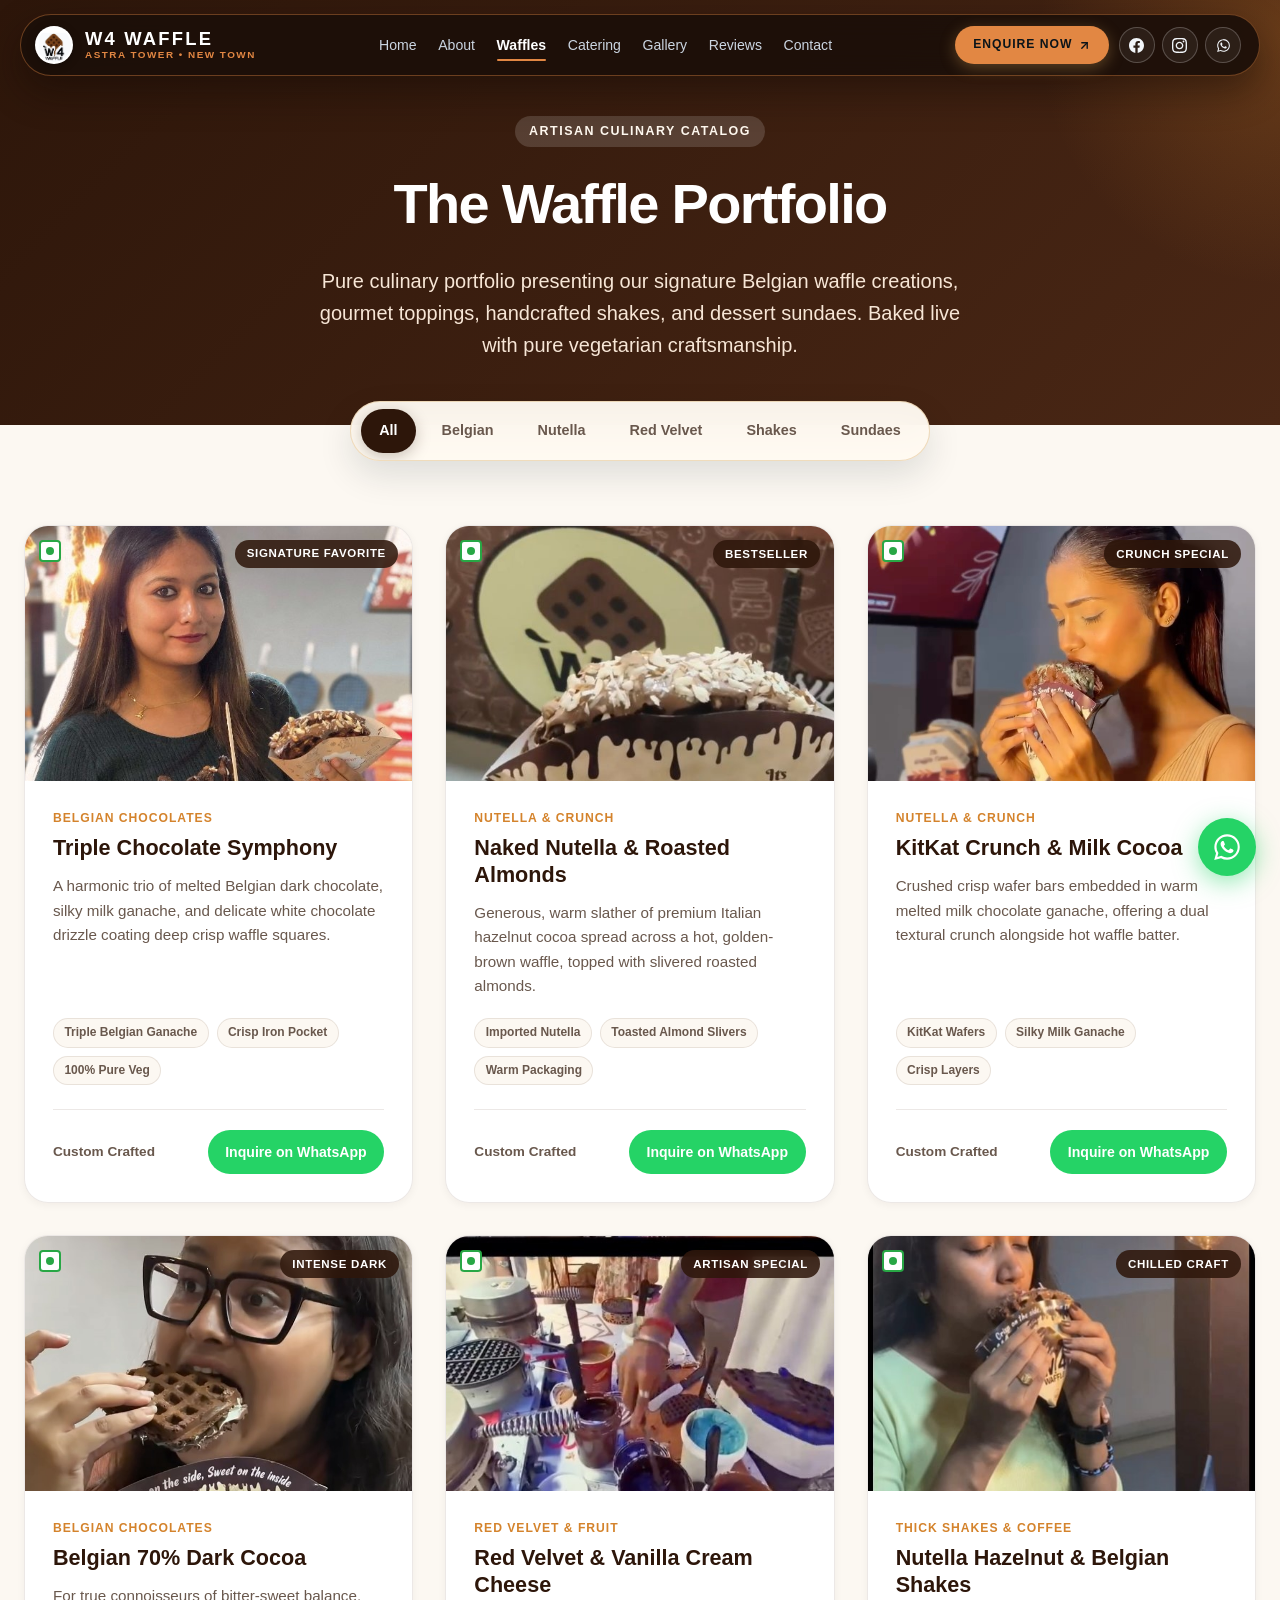
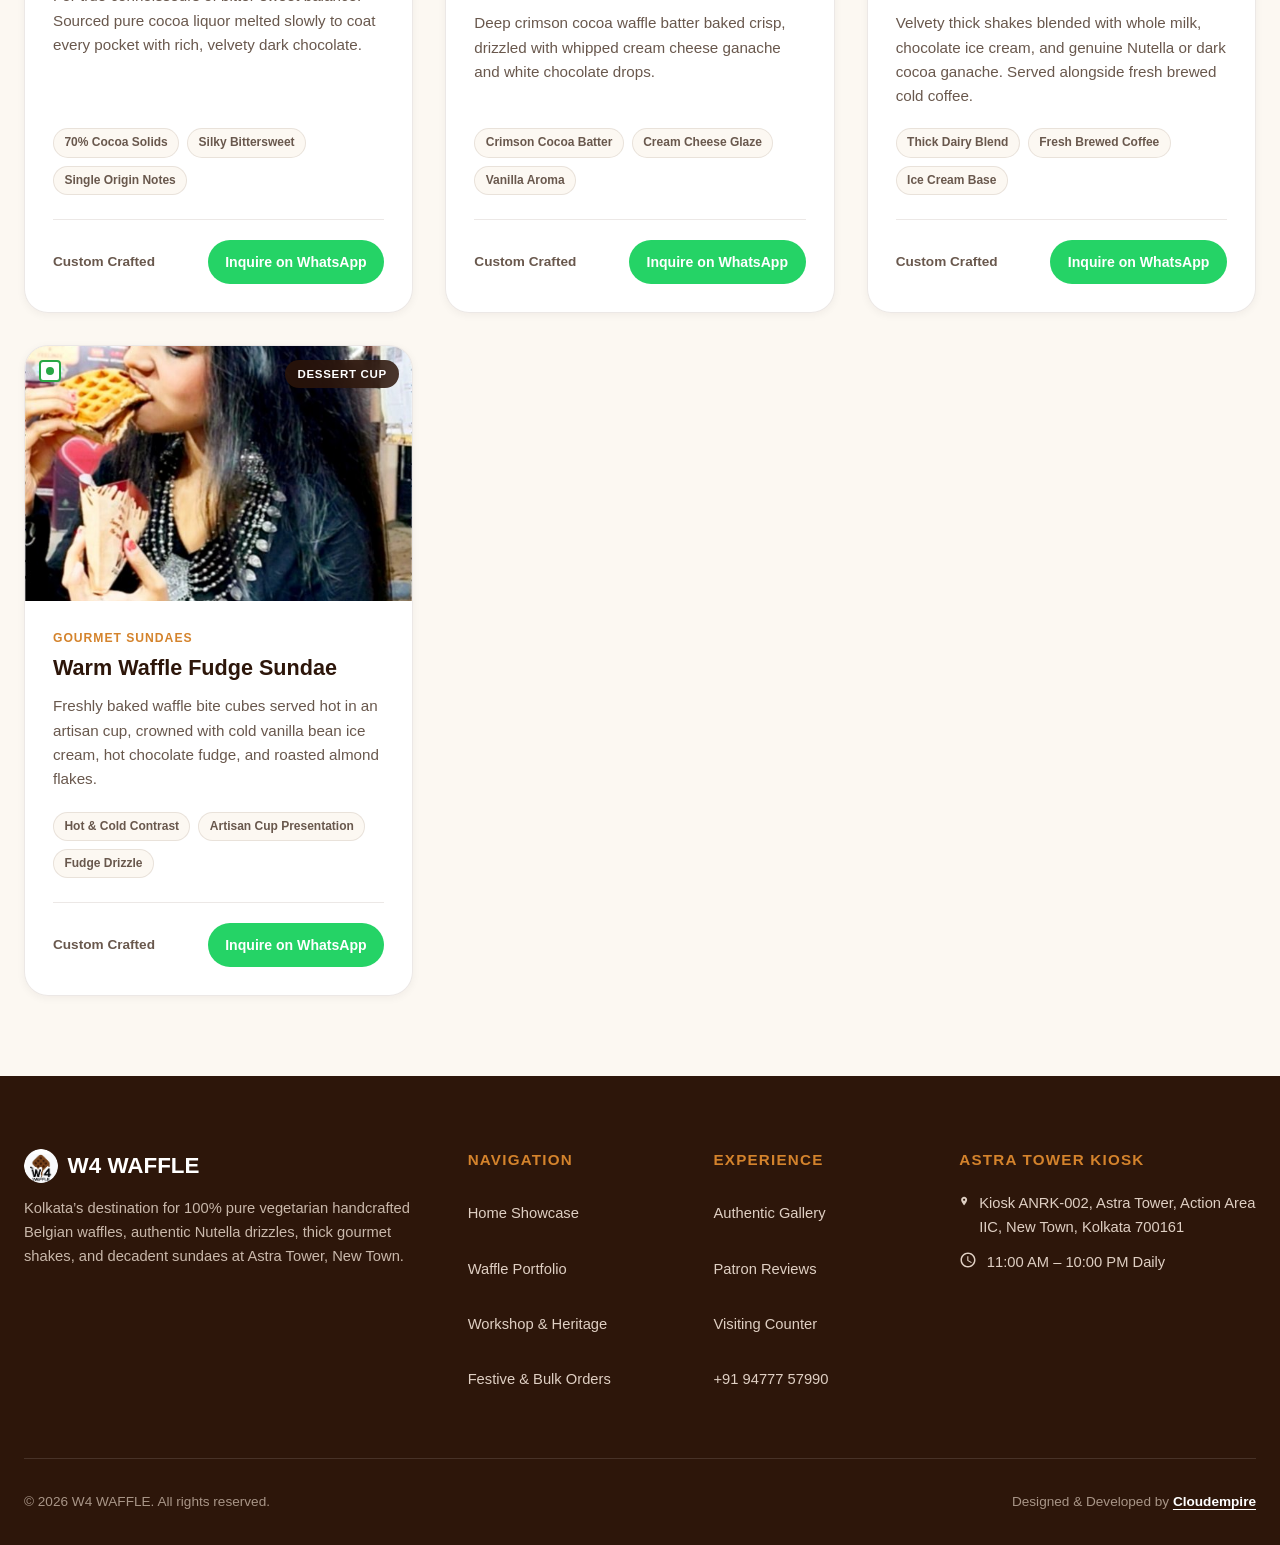
<file: waffles.html>
<!DOCTYPE html>
<html lang="en">
<head>
  <meta charset="UTF-8">
  <meta name="viewport" content="width=device-width, initial-scale=1.0">
  <title>Handcrafted Waffle Portfolio | W4 WAFFLE Astra Tower Kolkata</title>
  <meta name="description" content="Explore our complete culinary portfolio of handcrafted Belgian waffles, authentic Nutella drizzles, thick shakes, and sundaes at W4 WAFFLE Astra Tower, New Town Kolkata.">
  <link rel="icon" type="image/png" href="assets/images/favicon.png">
  <link rel="apple-touch-icon" href="assets/images/apple-touch-icon.png">
  <link rel="stylesheet" href="assets/css/style.css">
</head>
<body>

    <!-- Top Navigation Header: TheDivine-Style Floating Dark Pill -->
  <header class="site-header">
    <div class="header-inner">
      <a href="index.html" class="brand-link" aria-label="W4 WAFFLE Home">
        <img src="assets/images/logo.png" alt="W4 WAFFLE Brand Logo" class="brand-logo" width="38" height="38">
        <div class="brand-title-wrap">
          <span class="brand-name">W4 WAFFLE</span>
          <span class="brand-tag">ASTRA TOWER • NEW TOWN</span>
        </div>
      </a>

      <nav aria-label="Primary Navigation">
        <ul class="nav-links">
          <li><a href="index.html" class="nav-link">Home</a></li>
          <li><a href="about.html" class="nav-link">About</a></li>
          <li><a href="waffles.html" class="nav-link active">Waffles</a></li>
          <li><a href="catering.html" class="nav-link">Catering</a></li>
          <li><a href="gallery.html" class="nav-link">Gallery</a></li>
          <li><a href="reviews.html" class="nav-link">Reviews</a></li>
          <li><a href="contact.html" class="nav-link">Contact</a></li>
        </ul>
      </nav>

      <div class="header-actions">
        <a href="https://wa.me/919477757990?text=Hello%20W4%20WAFFLE!%20I'd%20like%20to%20enquire%20about%20your%20delicacies." class="btn-header-cta" target="_blank" rel="noopener noreferrer" aria-label="WhatsApp enquiry">
          <span>ENQUIRE NOW</span>
          <svg width="13" height="13" viewBox="0 0 24 24" fill="none" stroke="currentColor" stroke-width="2.5" stroke-linecap="round" stroke-linejoin="round"><line x1="7" y1="17" x2="17" y2="7"></line><polyline points="7 7 17 7 17 17"></polyline></svg>
        </a>

        <div class="header-social-group">
          <a href="https://www.facebook.com/p/W4-waffle-61574730354163/" class="header-social-btn" target="_blank" rel="noopener noreferrer" aria-label="W4 WAFFLE on Facebook">
            <svg width="15" height="15" viewBox="0 0 24 24" fill="currentColor"><path d="M24 12.073c0-6.627-5.373-12-12-12s-12 5.373-12 12c0 5.99 4.388 10.954 10.125 11.854v-8.385H7.078v-3.47h3.047V9.43c0-3.007 1.792-4.669 4.533-4.669 1.312 0 2.686.235 2.686.235v2.953H15.83c-1.491 0-1.956.925-1.956 1.874v2.25h3.328l-.532 3.47h-2.796v8.385C19.612 23.027 24 18.062 24 12.073z"/></svg>
          </a>
          <a href="https://www.instagram.com/w4_waffle/" class="header-social-btn" target="_blank" rel="noopener noreferrer" aria-label="W4 WAFFLE on Instagram">
            <svg width="15" height="15" viewBox="0 0 24 24" fill="currentColor"><path d="M12 2.163c3.204 0 3.584.012 4.85.07 3.252.148 4.771 1.691 4.919 4.919.058 1.265.069 1.645.069 4.849 0 3.205-.012 3.584-.069 4.849-.149 3.225-1.664 4.771-4.919 4.919-1.266.058-1.644.07-4.85.07-3.204 0-3.584-.012-4.849-.07-3.26-.149-4.771-1.699-4.919-4.92-.058-1.265-.07-1.644-.07-4.849 0-3.204.013-3.583.07-4.849.149-3.227 1.664-4.771 4.919-4.919 1.266-.057 1.645-.069 4.849-.069zm0-2.163c-3.259 0-3.667.014-4.947.072-4.358.2-6.78 2.618-6.98 6.98-.059 1.281-.073 1.689-.073 4.948 0 3.259.014 3.668.072 4.948.2 4.358 2.618 6.78 6.98 6.98 1.281.058 1.689.072 4.948.072 3.259 0 3.668-.014 4.948-.072 4.354-.2 6.782-2.618 6.979-6.98.059-1.28.073-1.689.073-4.948 0-3.259-.014-3.667-.072-4.947-.196-4.354-2.617-6.78-6.979-6.98-1.281-.059-1.69-.073-4.949-.073zm0 5.838c-3.403 0-6.162 2.759-6.162 6.162s2.759 6.163 6.162 6.163 6.162-2.759 6.162-6.163c0-3.403-2.759-6.162-6.162-6.162zm0 10.162c-2.209 0-4-1.79-4-4 0-2.209 1.791-4 4-4s4 1.791 4 4c0 2.21-1.791 4-4 4zm6.406-11.845c-.796 0-1.441.645-1.441 1.44s.645 1.44 1.441 1.44c.795 0 1.439-.645 1.439-1.44s-.644-1.44-1.439-1.44z"/></svg>
          </a>
          <a href="https://wa.me/919477757990?text=Hello%20W4%20WAFFLE!%20I'm%20inquiring%20about%20your%20delicacies." class="header-social-btn" target="_blank" rel="noopener noreferrer" aria-label="W4 WAFFLE on WhatsApp">
            <svg width="17" height="17" viewBox="0 0 24 24" fill="currentColor"><path fill-rule="evenodd" clip-rule="evenodd" d="M18.403 5.638A8.919 8.919 0 0 0 12.053 3c-4.948 0-8.976 4.027-8.978 8.977 0 1.582.413 3.126 1.198 4.488L3 21.116l4.759-1.249a8.981 8.981 0 0 0 4.29 1.09h.004c4.947 0 8.975-4.027 8.977-8.977A8.926 8.926 0 0 0 18.403 5.638zM12.053 19.44a7.443 7.443 0 0 1-3.791-1.033l-.272-.162-2.812.738.75-2.743-.177-.282a7.445 7.445 0 0 1-1.144-3.981c.002-4.114 3.35-7.462 7.468-7.462a7.42 7.42 0 0 1 5.278 2.188 7.42 7.42 0 0 1 2.184 5.28c-.002 4.114-3.35 7.462-7.468 7.462zm4.095-5.592c-.225-.113-1.327-.655-1.533-.73-.205-.075-.354-.112-.504.113-.15.224-.579.73-.71.879-.13.15-.262.169-.487.056-.225-.113-.949-.35-1.808-1.116-.669-.597-1.121-1.334-1.252-1.559-.13-.225-.014-.347.099-.459.102-.101.225-.262.337-.393.113-.131.15-.225.225-.375.075-.15.038-.281-.019-.394-.056-.113-.504-1.215-.69-1.663-.182-.437-.367-.378-.504-.385l-.43-.008c-.15 0-.393.056-.599.281-.206.225-.786.768-.786 1.872s.805 2.172.917 2.322c.112.15 1.583 2.417 3.835 3.391 2.252.974 2.252.649 2.664.611.412-.037 1.327-.543 1.514-1.067.187-.524.187-.973.131-1.067-.056-.094-.206-.15-.431-.262z"/></svg>
          </a>
        </div>

        <button class="menu-toggle" aria-label="Toggle Navigation Menu" aria-expanded="false">
          <svg width="24" height="24" viewBox="0 0 24 24" fill="none" stroke="currentColor" stroke-width="2" stroke-linecap="round" stroke-linejoin="round">
            <line x1="3" y1="12" x2="21" y2="12"></line>
            <line x1="3" y1="6" x2="21" y2="6"></line>
            <line x1="3" y1="18" x2="21" y2="18"></line>
          </svg>
        </button>
      </div>
    </div>
  </header>

  <main>
    <!-- Subpage Banner -->
    <section class="subpage-banner">
      <div class="shell">
        <span class="eyebrow" style="background: rgba(255, 255, 255, 0.15); color: #fff9f0;">Artisan Culinary Catalog</span>
        <h1 class="subpage-title">The Waffle Portfolio</h1>
        <p class="subpage-desc">
          Pure culinary portfolio presenting our signature Belgian waffle creations, gourmet toppings, handcrafted shakes, and dessert sundaes. Baked live with pure vegetarian craftsmanship.
        </p>
      </div>
    </section>

    <!-- TheDivine-Style Sticky Floating Filter Rail (Mandatory Standard) -->
    <div class="filter-rail-sticky-wrap">
      <div class="portfolio-filter" role="tablist" aria-label="Portfolio Category Filter">
        <button class="filter-btn active" data-filter="all" role="tab" aria-selected="true">All</button>
        <button class="filter-btn" data-filter="belgian" role="tab" aria-selected="false">Belgian</button>
        <button class="filter-btn" data-filter="nutella" role="tab" aria-selected="false">Nutella</button>
        <button class="filter-btn" data-filter="specialty" role="tab" aria-selected="false">Red Velvet</button>
        <button class="filter-btn" data-filter="beverages" role="tab" aria-selected="false">Shakes</button>
        <button class="filter-btn" data-filter="sundaes" role="tab" aria-selected="false">Sundaes</button>
      </div>
    </div>

    <!-- Portfolio Grid Section -->
    <section class="section" style="padding-top: 1rem;">
      <div class="portfolio-grid">

        <!-- Item 1: Triple Chocolate Symphony -->
        <article class="portfolio-card reveal" data-category="belgian">
          <div class="portfolio-card-media">
            <img src="assets/images/waffle-triple-choco.jpg" alt="Triple Chocolate Symphony Waffle at W4 WAFFLE" class="portfolio-card-img" width="540" height="960" loading="lazy">
            <div class="portfolio-card-veg" title="100% Pure Vegetarian"></div>
            <div class="portfolio-card-badge">Signature Favorite</div>
          </div>
          <div class="portfolio-card-body">
            <span class="portfolio-card-category">Belgian Chocolates</span>
            <h3 class="portfolio-card-title">Triple Chocolate Symphony</h3>
            <p class="portfolio-card-desc">
              A harmonic trio of melted Belgian dark chocolate, silky milk ganache, and delicate white chocolate drizzle coating deep crisp waffle squares.
            </p>
            <div class="portfolio-card-specs">
              <span class="spec-chip">Triple Belgian Ganache</span>
              <span class="spec-chip">Crisp Iron Pocket</span>
              <span class="spec-chip">100% Pure Veg</span>
            </div>
            <div class="portfolio-card-footer">
              <span style="font-size: 0.85rem; color: var(--color-text-muted); font-weight: 600;">Custom Crafted</span>
              <a href="https://wa.me/919477757990?text=Namaste%20W4%20WAFFLE!%20I'd%20like%20to%20enquire%20about%20the%20Triple%20Chocolate%20Symphony%20waffle." class="btn-card-wa" target="_blank" rel="noopener noreferrer">
                <span>Inquire on WhatsApp</span>
              </a>
            </div>
          </div>
        </article>

        <!-- Item 2: Naked Nutella & Roasted Almonds -->
        <article class="portfolio-card reveal" data-category="nutella">
          <div class="portfolio-card-media">
            <img src="assets/images/waffle-redvelvet.jpg" alt="Naked Nutella Roasted Almonds Waffle at W4 WAFFLE" class="portfolio-card-img" width="540" height="960" loading="lazy">
            <div class="portfolio-card-veg" title="100% Pure Vegetarian"></div>
            <div class="portfolio-card-badge">Bestseller</div>
          </div>
          <div class="portfolio-card-body">
            <span class="portfolio-card-category">Nutella &amp; Crunch</span>
            <h3 class="portfolio-card-title">Naked Nutella &amp; Roasted Almonds</h3>
            <p class="portfolio-card-desc">
              Generous, warm slather of premium Italian hazelnut cocoa spread across a hot, golden-brown waffle, topped with slivered roasted almonds.
            </p>
            <div class="portfolio-card-specs">
              <span class="spec-chip">Imported Nutella</span>
              <span class="spec-chip">Toasted Almond Slivers</span>
              <span class="spec-chip">Warm Packaging</span>
            </div>
            <div class="portfolio-card-footer">
              <span style="font-size: 0.85rem; color: var(--color-text-muted); font-weight: 600;">Custom Crafted</span>
              <a href="https://wa.me/919477757990?text=Namaste%20W4%20WAFFLE!%20I'd%20like%20to%20enquire%20about%20the%20Naked%20Nutella%20and%20Roasted%20Almonds%20waffle." class="btn-card-wa" target="_blank" rel="noopener noreferrer">
                <span>Inquire on WhatsApp</span>
              </a>
            </div>
          </div>
        </article>

        <!-- Item 3: KitKat Crunch Ganache -->
        <article class="portfolio-card reveal" data-category="nutella">
          <div class="portfolio-card-media">
            <img src="assets/images/waffle-real-kiosk-patron.jpg" alt="KitKat Crunch Ganache Waffle at W4 WAFFLE" class="portfolio-card-img" width="540" height="960" loading="lazy">
            <div class="portfolio-card-veg" title="100% Pure Vegetarian"></div>
            <div class="portfolio-card-badge">Crunch Special</div>
          </div>
          <div class="portfolio-card-body">
            <span class="portfolio-card-category">Nutella &amp; Crunch</span>
            <h3 class="portfolio-card-title">KitKat Crunch &amp; Milk Cocoa</h3>
            <p class="portfolio-card-desc">
              Crushed crisp wafer bars embedded in warm melted milk chocolate ganache, offering a dual textural crunch alongside hot waffle batter.
            </p>
            <div class="portfolio-card-specs">
              <span class="spec-chip">KitKat Wafers</span>
              <span class="spec-chip">Silky Milk Ganache</span>
              <span class="spec-chip">Crisp Layers</span>
            </div>
            <div class="portfolio-card-footer">
              <span style="font-size: 0.85rem; color: var(--color-text-muted); font-weight: 600;">Custom Crafted</span>
              <a href="https://wa.me/919477757990?text=Namaste%20W4%20WAFFLE!%20I'd%20like%20to%20enquire%20about%20the%20KitKat%20Crunch%20Waffle." class="btn-card-wa" target="_blank" rel="noopener noreferrer">
                <span>Inquire on WhatsApp</span>
              </a>
            </div>
          </div>
        </article>

        <!-- Item 4: Belgian 70% Dark Cocoa -->
        <article class="portfolio-card reveal" data-category="belgian">
          <div class="portfolio-card-media">
            <img src="assets/images/waffle-filament-patron.jpg" alt="Belgian Dark Chocolate Waffle at W4 WAFFLE" class="portfolio-card-img" width="540" height="960" loading="lazy">
            <div class="portfolio-card-veg" title="100% Pure Vegetarian"></div>
            <div class="portfolio-card-badge">Intense Dark</div>
          </div>
          <div class="portfolio-card-body">
            <span class="portfolio-card-category">Belgian Chocolates</span>
            <h3 class="portfolio-card-title">Belgian 70% Dark Cocoa</h3>
            <p class="portfolio-card-desc">
              For true connoisseurs of bitter-sweet balance. Sourced pure cocoa liquor melted slowly to coat every pocket with rich, velvety dark chocolate.
            </p>
            <div class="portfolio-card-specs">
              <span class="spec-chip">70% Cocoa Solids</span>
              <span class="spec-chip">Silky Bittersweet</span>
              <span class="spec-chip">Single Origin Notes</span>
            </div>
            <div class="portfolio-card-footer">
              <span style="font-size: 0.85rem; color: var(--color-text-muted); font-weight: 600;">Custom Crafted</span>
              <a href="https://wa.me/919477757990?text=Namaste%20W4%20WAFFLE!%20I'd%20like%20to%20enquire%20about%20the%20Belgian%20Dark%20Cocoa%20Waffle." class="btn-card-wa" target="_blank" rel="noopener noreferrer">
                <span>Inquire on WhatsApp</span>
              </a>
            </div>
          </div>
        </article>

        <!-- Item 5: Red Velvet & Vanilla Cream Cheese -->
        <article class="portfolio-card reveal" data-category="specialty">
          <div class="portfolio-card-media">
            <img src="assets/images/waffle-nutella-slice.jpg" alt="Red Velvet Cream Cheese Waffle at W4 WAFFLE" class="portfolio-card-img" width="540" height="960" loading="lazy">
            <div class="portfolio-card-veg" title="100% Pure Vegetarian"></div>
            <div class="portfolio-card-badge">Artisan Special</div>
          </div>
          <div class="portfolio-card-body">
            <span class="portfolio-card-category">Red Velvet &amp; Fruit</span>
            <h3 class="portfolio-card-title">Red Velvet &amp; Vanilla Cream Cheese</h3>
            <p class="portfolio-card-desc">
              Deep crimson cocoa waffle batter baked crisp, drizzled with whipped cream cheese ganache and white chocolate drops.
            </p>
            <div class="portfolio-card-specs">
              <span class="spec-chip">Crimson Cocoa Batter</span>
              <span class="spec-chip">Cream Cheese Glaze</span>
              <span class="spec-chip">Vanilla Aroma</span>
            </div>
            <div class="portfolio-card-footer">
              <span style="font-size: 0.85rem; color: var(--color-text-muted); font-weight: 600;">Custom Crafted</span>
              <a href="https://wa.me/919477757990?text=Namaste%20W4%20WAFFLE!%20I'd%20like%20to%20enquire%20about%20the%20Red%20Velvet%20Cream%20Cheese%20waffle." class="btn-card-wa" target="_blank" rel="noopener noreferrer">
                <span>Inquire on WhatsApp</span>
              </a>
            </div>
          </div>
        </article>

        <!-- Item 6: Handcrafted Thick Shakes & Coffee -->
        <article class="portfolio-card reveal" data-category="beverages">
          <div class="portfolio-card-media">
            <img src="assets/images/waffle-shakes-drinks.jpg" alt="Artisan Shakes and Beverages at W4 WAFFLE" class="portfolio-card-img" width="540" height="960" loading="lazy">
            <div class="portfolio-card-veg" title="100% Pure Vegetarian"></div>
            <div class="portfolio-card-badge">Chilled Craft</div>
          </div>
          <div class="portfolio-card-body">
            <span class="portfolio-card-category">Thick Shakes &amp; Coffee</span>
            <h3 class="portfolio-card-title">Nutella Hazelnut &amp; Belgian Shakes</h3>
            <p class="portfolio-card-desc">
              Velvety thick shakes blended with whole milk, chocolate ice cream, and genuine Nutella or dark cocoa ganache. Served alongside fresh brewed cold coffee.
            </p>
            <div class="portfolio-card-specs">
              <span class="spec-chip">Thick Dairy Blend</span>
              <span class="spec-chip">Fresh Brewed Coffee</span>
              <span class="spec-chip">Ice Cream Base</span>
            </div>
            <div class="portfolio-card-footer">
              <span style="font-size: 0.85rem; color: var(--color-text-muted); font-weight: 600;">Custom Crafted</span>
              <a href="https://wa.me/919477757990?text=Namaste%20W4%20WAFFLE!%20I'd%20like%20to%20enquire%20about%20your%20Nutella%20and%20Belgian%20Shakes." class="btn-card-wa" target="_blank" rel="noopener noreferrer">
                <span>Inquire on WhatsApp</span>
              </a>
            </div>
          </div>
        </article>

        <!-- Item 7: Warm Waffle Fudge Sundae -->
        <article class="portfolio-card reveal" data-category="sundaes">
          <div class="portfolio-card-media">
            <img src="assets/images/waffle-berry-sundae.jpg" alt="Warm Waffle Fudge Sundae at W4 WAFFLE" class="portfolio-card-img" width="540" height="960" loading="lazy">
            <div class="portfolio-card-veg" title="100% Pure Vegetarian"></div>
            <div class="portfolio-card-badge">Dessert Cup</div>
          </div>
          <div class="portfolio-card-body">
            <span class="portfolio-card-category">Gourmet Sundaes</span>
            <h3 class="portfolio-card-title">Warm Waffle Fudge Sundae</h3>
            <p class="portfolio-card-desc">
              Freshly baked waffle bite cubes served hot in an artisan cup, crowned with cold vanilla bean ice cream, hot chocolate fudge, and roasted almond flakes.
            </p>
            <div class="portfolio-card-specs">
              <span class="spec-chip">Hot &amp; Cold Contrast</span>
              <span class="spec-chip">Artisan Cup Presentation</span>
              <span class="spec-chip">Fudge Drizzle</span>
            </div>
            <div class="portfolio-card-footer">
              <span style="font-size: 0.85rem; color: var(--color-text-muted); font-weight: 600;">Custom Crafted</span>
              <a href="https://wa.me/919477757990?text=Namaste%20W4%20WAFFLE!%20I'd%20like%20to%20enquire%20about%20the%20Warm%20Waffle%20Fudge%20Sundae." class="btn-card-wa" target="_blank" rel="noopener noreferrer">
                <span>Inquire on WhatsApp</span>
              </a>
            </div>
          </div>
        </article>

      </div>
    </section>
  </main>

  <!-- Site Footer -->
  <footer class="site-footer">
    <div class="footer-inner">
      <div class="footer-grid">
        <div>
          <div class="footer-brand-title">
            <img src="assets/images/logo.png" alt="W4 WAFFLE Logo" width="34" height="34" style="border-radius: 50%;">
            <span>W4 WAFFLE</span>
          </div>
          <p class="footer-brand-desc">
            Kolkata’s destination for 100% pure vegetarian handcrafted Belgian waffles, authentic Nutella drizzles, thick gourmet shakes, and decadent sundaes at Astra Tower, New Town.
          </p>
        </div>

        <div>
          <h3 class="footer-heading">Navigation</h3>
          <ul class="footer-links">
            <li><a href="index.html" class="footer-link">Home Showcase</a></li>
            <li><a href="waffles.html" class="footer-link">Waffle Portfolio</a></li>
            <li><a href="about.html" class="footer-link">Workshop & Heritage</a></li>
            <li><a href="catering.html" class="footer-link">Festive & Bulk Orders</a></li>
          </ul>
        </div>

        <div>
          <h3 class="footer-heading">Experience</h3>
          <ul class="footer-links">
            <li><a href="gallery.html" class="footer-link">Authentic Gallery</a></li>
            <li><a href="reviews.html" class="footer-link">Patron Reviews</a></li>
            <li><a href="contact.html" class="footer-link">Visiting Counter</a></li>
            <li><a href="tel:+919477757990" class="footer-link">+91 94777 57990</a></li>
          </ul>
        </div>

        <div>
          <h3 class="footer-heading">Astra Tower Kiosk</h3>
          <div class="footer-contact-item">
            <svg width="18" height="18" viewBox="0 0 24 24" fill="currentColor"><path d="M12 2C8.13 2 5 5.13 5 9c0 5.25 7 13 7 13s7-7.75 7-13c0-3.87-3.13-7-7-7zm0 9.5c-1.38 0-2.5-1.12-2.5-2.5s1.12-2.5 2.5-2.5 2.5 1.12 2.5 2.5-1.12 2.5-2.5 2.5z"/></svg>
            <span>Kiosk ANRK-002, Astra Tower, Action Area IIC, New Town, Kolkata 700161</span>
          </div>
          <div class="footer-contact-item">
            <svg width="18" height="18" viewBox="0 0 24 24" fill="currentColor"><path d="M11.99 2C6.47 2 2 6.48 2 12s4.47 10 9.99 10C17.52 22 22 17.52 22 12S17.52 2 11.99 2zM12 20c-4.42 0-8-3.58-8-8s3.58-8 8-8 8 3.58 8 8-3.58 8-8 8zm.5-13H11v6l5.25 3.15.75-1.23-4.5-2.67z"/></svg>
            <span>11:00 AM – 10:00 PM Daily</span>
          </div>
        </div>
      </div>

      <div class="footer-bottom">
        <div>© 2026 W4 WAFFLE. All rights reserved.</div>
        <div class="cloudempire-attr">
          Designed &amp; Developed by <a href="https://cloudempire.tech/" target="_blank" rel="noopener noreferrer">Cloudempire</a>
        </div>
      </div>
    </div>
  </footer>

  <!-- Floating Mobile WhatsApp CTA -->
  <a href="https://wa.me/919477757990?text=Hello%20W4%20WAFFLE!%20I'm%20inquiring%20about%20your%20delicacies." class="floating-wa-btn" target="_blank" rel="noopener noreferrer" aria-label="Open WhatsApp Chat">
    <svg width="34" height="34" viewBox="0 0 24 24" fill="#ffffff"><path fill-rule="evenodd" clip-rule="evenodd" d="M18.403 5.638A8.919 8.919 0 0 0 12.053 3c-4.948 0-8.976 4.027-8.978 8.977 0 1.582.413 3.126 1.198 4.488L3 21.116l4.759-1.249a8.981 8.981 0 0 0 4.29 1.09h.004c4.947 0 8.975-4.027 8.977-8.977A8.926 8.926 0 0 0 18.403 5.638zM12.053 19.44a7.443 7.443 0 0 1-3.791-1.033l-.272-.162-2.812.738.75-2.743-.177-.282a7.445 7.445 0 0 1-1.144-3.981c.002-4.114 3.35-7.462 7.468-7.462a7.42 7.42 0 0 1 5.278 2.188 7.42 7.42 0 0 1 2.184 5.28c-.002 4.114-3.35 7.462-7.468 7.462zm4.095-5.592c-.225-.113-1.327-.655-1.533-.73-.205-.075-.354-.112-.504.113-.15.224-.579.73-.71.879-.13.15-.262.169-.487.056-.225-.113-.949-.35-1.808-1.116-.669-.597-1.121-1.334-1.252-1.559-.13-.225-.014-.347.099-.459.102-.101.225-.262.337-.393.113-.131.15-.225.225-.375.075-.15.038-.281-.019-.394-.056-.113-.504-1.215-.69-1.663-.182-.437-.367-.378-.504-.385l-.43-.008c-.15 0-.393.056-.599.281-.206.225-.786.768-.786 1.872s.805 2.172.917 2.322c.112.15 1.583 2.417 3.835 3.391 2.252.974 2.252.649 2.664.611.412-.037 1.327-.543 1.514-1.067.187-.524.187-.973.131-1.067-.056-.094-.206-.15-.431-.262z"/></svg>
  </a>

  <script src="assets/js/main.js"></script>
</body>
</html>
</file>
<file: assets/css/style.css>
/* ==========================================================================
   W4 WAFFLE - Modern Artisan Dessert Portfolio
   Astra Tower, New Town, Kolkata
   Apple-Inspired Aesthetics | WCAG AA Contrast | Fluid Responsiveness
   ========================================================================== */

:root {
  --color-bg: #fcf8f2;
  --color-surface: #ffffff;
  --color-surface-glass: rgba(255, 255, 255, 0.88);
  --color-card-bg: rgba(255, 255, 255, 0.94);
  --color-primary: #2d160a;
  --color-primary-light: #4a2715;
  --color-accent: #d4832c;
  --color-accent-hover: #b86e20;
  --color-accent-subtle: rgba(212, 131, 44, 0.12);
  --color-text-main: #1d1510;
  --color-text-muted: #69584d;
  --color-text-light: #948175;
  --color-border: rgba(69, 36, 17, 0.1);
  --color-border-glow: rgba(212, 131, 44, 0.35);
  --color-wa: #25D366;
  --color-wa-hover: #1ebd5b;
  
  --radius-sm: 8px;
  --radius-md: 16px;
  --radius-lg: 24px;
  --radius-full: 9999px;
  
  --shadow-sm: 0 2px 8px rgba(45, 22, 10, 0.05);
  --shadow-md: 0 10px 30px rgba(45, 22, 10, 0.08);
  --shadow-lg: 0 20px 50px rgba(45, 22, 10, 0.12);
  --shadow-glow: 0 0 35px rgba(212, 131, 44, 0.28);
  
  --font-sans: -apple-system, BlinkMacSystemFont, "SF Pro Display", "SF Pro Text", "Segoe UI", Roboto, Helvetica, Arial, sans-serif;
  --font-serif: "New York", Georgia, Cambria, "Times New Roman", serif;
  
  --transition-fast: 0.2s cubic-bezier(0.16, 1, 0.3, 1);
  --transition-smooth: 0.35s cubic-bezier(0.16, 1, 0.3, 1);
  --transition-bounce: 0.5s cubic-bezier(0.34, 1.56, 0.64, 1);
}

*, *::before, *::after {
  box-sizing: border-box;
  margin: 0;
  padding: 0;
}

html {
  scroll-behavior: smooth;
  font-size: 16px;
  background-color: var(--color-bg);
  color: var(--color-text-main);
  font-family: var(--font-sans);
  -webkit-font-smoothing: antialiased;
  -moz-osx-font-smoothing: grayscale;
}

body {
  min-height: 100vh;
  display: flex;
  flex-direction: column;
  overflow-x: hidden;
  line-height: 1.6;
}

img, video {
  max-width: 100%;
  height: auto;
  display: block;
}

a {
  color: inherit;
  text-decoration: none;
  transition: color var(--transition-fast);
}

button {
  font: inherit;
  border: none;
  background: none;
  cursor: pointer;
}

/* ==========================================================================
   Typography & Utilities
   ========================================================================== */
.section {
  max-width: 1320px;
  margin: 0 auto;
  padding: 5rem 1.5rem;
  width: 100%;
}

.shell {
  max-width: 860px;
  margin: 0 auto;
  width: 100%;
}

.section-head {
  text-align: center;
  max-width: 760px;
  margin: 0 auto 3.5rem;
}

.eyebrow {
  display: inline-flex;
  align-items: center;
  gap: 0.5rem;
  text-transform: uppercase;
  font-size: 0.78rem;
  font-weight: 700;
  letter-spacing: 0.12em;
  color: var(--color-accent);
  margin-bottom: 0.75rem;
  padding: 0.35rem 0.9rem;
  background: var(--color-accent-subtle);
  border-radius: var(--radius-full);
}

.headline {
  font-size: clamp(2.2rem, 4vw, 3.2rem);
  font-weight: 800;
  line-height: 1.15;
  color: var(--color-primary);
  letter-spacing: -0.03em;
  margin-bottom: 1rem;
}

.subhead {
  font-size: clamp(1.05rem, 1.8vw, 1.25rem);
  color: var(--color-text-muted);
  line-height: 1.65;
  font-weight: 400;
}

/* ==========================================================================
   Header & Navigation (TheDivine-Style Floating Dark Pill Navbar)
   ========================================================================== */
body {
  padding-top: 0;
}

.site-header {
  position: fixed;
  top: 14px;
  left: 0;
  width: 100%;
  z-index: 1000;
  display: flex;
  justify-content: center;
  padding: 0 1.25rem;
  pointer-events: none;
}

.header-inner {
  pointer-events: auto;
  width: 100%;
  max-width: 1320px;
  background: rgba(28, 15, 9, 0.94);
  border: 1px solid rgba(226, 135, 67, 0.4);
  border-radius: 9999px;
  box-shadow: 0 16px 36px rgba(18, 9, 5, 0.45);
  backdrop-filter: blur(20px);
  -webkit-backdrop-filter: blur(20px);
  display: flex;
  align-items: center;
  justify-content: space-between;
  padding: 8px 18px 8px 14px;
  gap: 1rem;
}

.brand-link {
  display: flex;
  align-items: center;
  gap: 0.75rem;
  text-decoration: none;
  min-height: 44px;
  flex-shrink: 0;
}

.brand-logo {
  width: 38px;
  height: 38px;
  border-radius: 50%;
  background: #ffffff;
  padding: 2px;
  box-shadow: 0 2px 8px rgba(0, 0, 0, 0.3);
  object-fit: contain;
}

.brand-title-wrap {
  display: flex;
  flex-direction: column;
}

.brand-name {
  font-family: var(--font-display);
  font-size: 1.15rem;
  font-weight: 700;
  letter-spacing: 0.12em;
  color: #ffffff;
  text-transform: uppercase;
  line-height: 1.1;
}

.brand-tag {
  font-size: 0.62rem;
  font-weight: 600;
  letter-spacing: 0.15em;
  color: #e28743;
  text-transform: uppercase;
  line-height: 1.2;
}

.nav-links {
  display: flex;
  align-items: center;
  gap: 1.35rem;
  list-style: none;
  margin: 0;
  padding: 0;
}

.nav-link {
  font-size: 0.88rem;
  font-weight: 500;
  color: #cbd5e1;
  text-decoration: none;
  padding: 6px 0;
  position: relative;
  white-space: nowrap !important;
  transition: color 0.2s ease;
  min-height: 44px;
  display: inline-flex;
  align-items: center;
}

.nav-link:hover {
  color: #e28743;
}

.nav-link.active {
  color: #ffffff;
  font-weight: 600;
}

.nav-link.active::after {
  content: "";
  position: absolute;
  bottom: 6px;
  left: 0;
  right: 0;
  height: 2px;
  background: #e28743;
  border-radius: 2px;
}

.header-actions {
  display: flex;
  align-items: center;
  gap: 0.6rem;
  flex-shrink: 0;
}

/* Gold Pill CTA matching TheDivine */
.btn-header-cta {
  display: inline-flex;
  align-items: center;
  gap: 0.35rem;
  background: #e28743;
  color: #0b1419;
  padding: 8px 18px;
  border-radius: 9999px;
  font-size: 0.76rem;
  font-weight: 700;
  text-transform: uppercase;
  letter-spacing: 0.08em;
  text-decoration: none;
  min-height: 38px;
  white-space: nowrap !important;
  box-shadow: 0 4px 15px rgba(212, 163, 89, 0.35);
  transition: all 0.2s ease;
}

.btn-header-cta:hover {
  background: #f09a58;
  transform: translateY(-1px);
  box-shadow: 0 6px 20px rgba(212, 163, 89, 0.5);
  color: #0b1419;
}

.btn-header-cta svg {
  transition: transform 0.2s ease;
}

.btn-header-cta:hover svg {
  transform: translate(2px, -2px);
}

/* Circular Social Buttons matching TheDivine */
.header-social-group {
  display: flex;
  align-items: center;
  gap: 0.45rem;
}

.header-social-btn {
  width: 36px;
  height: 36px;
  border-radius: 50%;
  border: 1px solid rgba(255, 255, 255, 0.22);
  background: rgba(255, 255, 255, 0.06);
  display: inline-flex;
  align-items: center;
  justify-content: center;
  color: #f1f5f9;
  text-decoration: none;
  transition: all 0.2s ease;
  min-width: 36px;
  min-height: 36px;
}

.header-social-btn:hover {
  background: rgba(212, 163, 89, 0.2);
  border-color: #e28743;
  color: #e28743;
  transform: translateY(-2px);
}

.menu-toggle {
  display: none;
  width: 44px;
  height: 44px;
  align-items: center;
  justify-content: center;
  background: transparent;
  color: #ffffff;
  min-height: 44px;
  min-width: 44px;
}

/* ==========================================================================
   Hero Section & 16:9 Landscape Video
   ========================================================================== */
.hero-section {
  position: relative;
  width: 100%;
  min-height: 82vh;
  display: flex;
  align-items: center;
  justify-content: center;
  background: #150904;
  overflow: hidden;
}

.hero-video-wrap {
  position: absolute;
  top: 0;
  left: 0;
  width: 100%;
  height: 100%;
  z-index: 1;
}

.hero-video {
  width: 100%;
  height: 100%;
  object-fit: cover;
  opacity: 0.78;
}

.hero-overlay {
  position: absolute;
  top: 0;
  left: 0;
  width: 100%;
  height: 100%;
  z-index: 2;
  background: linear-gradient(
    180deg,
    rgba(21, 9, 4, 0.45) 0%,
    rgba(21, 9, 4, 0.65) 50%,
    rgba(21, 9, 4, 0.92) 100%
  );
}

.hero-content {
  position: relative;
  z-index: 3;
  max-width: 960px;
  margin: 0 auto;
  padding: 4rem 1.5rem;
  text-align: center;
  color: #ffffff;
}

.hero-badge {
  display: inline-flex;
  align-items: center;
  gap: 0.5rem;
  background: rgba(255, 255, 255, 0.15);
  backdrop-filter: blur(12px);
  -webkit-backdrop-filter: blur(12px);
  border: 1px solid rgba(255, 255, 255, 0.25);
  border-radius: var(--radius-full);
  padding: 0.4rem 1.1rem;
  font-size: 0.85rem;
  font-weight: 600;
  color: #fff9f0;
  margin-bottom: 1.5rem;
  box-shadow: 0 4px 20px rgba(0, 0, 0, 0.3);
}

.hero-title {
  font-size: clamp(2.5rem, 6vw, 4.2rem);
  font-weight: 900;
  line-height: 1.08;
  letter-spacing: -0.04em;
  margin-bottom: 1.25rem;
  text-shadow: 0 3px 20px rgba(0, 0, 0, 0.6);
}

.hero-subtitle {
  font-size: clamp(1.1rem, 2.2vw, 1.35rem);
  color: #f7e9dc;
  max-width: 740px;
  margin: 0 auto 2.5rem;
  line-height: 1.6;
  text-shadow: 0 2px 10px rgba(0, 0, 0, 0.5);
}

.hero-cta-group {
  display: flex;
  align-items: center;
  justify-content: center;
  gap: 1rem;
  flex-wrap: wrap;
}

.btn-primary {
  display: inline-flex;
  align-items: center;
  gap: 0.6rem;
  background: var(--color-accent);
  color: #ffffff;
  padding: 0.85rem 1.8rem;
  border-radius: var(--radius-full);
  font-weight: 700;
  font-size: 1rem;
  min-height: 48px;
  box-shadow: 0 8px 25px rgba(212, 131, 44, 0.45);
  transition: transform var(--transition-fast), background var(--transition-fast), box-shadow var(--transition-fast);
}

.btn-primary:hover {
  background: var(--color-accent-hover);
  transform: translateY(-2px);
  box-shadow: 0 12px 30px rgba(212, 131, 44, 0.6);
}

.btn-glass {
  display: inline-flex;
  align-items: center;
  gap: 0.6rem;
  background: rgba(255, 255, 255, 0.12);
  backdrop-filter: blur(12px);
  -webkit-backdrop-filter: blur(12px);
  border: 1px solid rgba(255, 255, 255, 0.3);
  color: #ffffff;
  padding: 0.85rem 1.8rem;
  border-radius: var(--radius-full);
  font-weight: 600;
  font-size: 1rem;
  min-height: 48px;
  transition: transform var(--transition-fast), background var(--transition-fast);
}

.btn-glass:hover {
  background: rgba(255, 255, 255, 0.22);
  transform: translateY(-2px);
}

.hero-controls {
  position: absolute;
  bottom: 24px;
  right: 24px;
  z-index: 5;
}

.video-toggle-btn {
  background: rgba(255, 255, 255, 0.18);
  backdrop-filter: blur(10px);
  border: 1px solid rgba(255, 255, 255, 0.35);
  color: #ffffff;
  width: 44px;
  height: 44px;
  border-radius: var(--radius-full);
  display: flex;
  align-items: center;
  justify-content: center;
  cursor: pointer;
  transition: background var(--transition-fast);
  min-height: 44px;
  min-width: 44px;
}

.video-toggle-btn:hover {
  background: rgba(255, 255, 255, 0.32);
}

/* ==========================================================================
   TheDivine-Style Sticky Floating Filter Rail (MANDATORY STANDARD)
   ========================================================================== */
.filter-rail-sticky-wrap {
  position: sticky;
  top: 72px;
  z-index: 50;
  display: flex;
  justify-content: center;
  width: 100%;
  pointer-events: none;
  margin: -1.5rem auto 3rem;
  padding: 0 1rem;
}

.portfolio-filter {
  pointer-events: auto;
  display: flex;
  gap: 8px;
  flex-wrap: nowrap;
  overflow-x: auto;
  max-width: 100%;
  padding: 7px 10px;
  background: rgba(255, 250, 242, 0.96);
  border: 1px solid rgba(212, 163, 89, 0.35);
  border-radius: 100px;
  box-shadow: 0 14px 35px rgba(12, 30, 40, 0.12);
  backdrop-filter: blur(20px);
  -webkit-backdrop-filter: blur(20px);
  scrollbar-width: none;
  -webkit-overflow-scrolling: touch;
  scroll-snap-type: x mandatory;
}

.portfolio-filter::-webkit-scrollbar {
  display: none;
}

.filter-btn {
  flex: 0 0 auto;
  white-space: nowrap;
  scroll-snap-align: center;
  border-radius: 100px;
  padding: 9px 18px;
  font-size: 0.9rem;
  font-weight: 600;
  color: var(--color-text-muted);
  background: transparent;
  transition: all var(--transition-fast);
  min-height: 44px;
  display: inline-flex;
  align-items: center;
  justify-content: center;
}

.filter-btn:hover {
  color: var(--color-primary);
  background: rgba(212, 131, 44, 0.08);
}

.filter-btn.active {
  background: var(--color-primary);
  color: #ffffff;
  box-shadow: 0 4px 15px rgba(45, 22, 10, 0.25);
}

/* ==========================================================================
   Culinary Portfolio Grid & Cards
   ========================================================================== */
.portfolio-grid {
  display: grid;
  grid-template-columns: repeat(auto-fill, minmax(320px, 1fr));
  gap: 2rem;
  width: 100%;
}

.portfolio-card {
  background: var(--color-card-bg);
  border: 1px solid var(--color-border);
  border-radius: var(--radius-lg);
  overflow: hidden;
  box-shadow: var(--shadow-sm);
  display: flex;
  flex-direction: column;
  transition: transform var(--transition-smooth), box-shadow var(--transition-smooth), border-color var(--transition-smooth);
}

.portfolio-card:hover {
  transform: translateY(-8px);
  box-shadow: var(--shadow-lg);
  border-color: var(--color-border-glow);
}

.portfolio-card-media {
  position: relative;
  width: 100%;
  padding-top: 66%; /* 3:2 Aspect Ratio */
  overflow: hidden;
  background: #f0e6da;
}

.portfolio-card-img {
  position: absolute;
  top: 0;
  left: 0;
  width: 100%;
  height: 100%;
  object-fit: cover;
  transition: transform 0.6s cubic-bezier(0.16, 1, 0.3, 1);
}

.portfolio-card:hover .portfolio-card-img {
  transform: scale(1.05);
}

.portfolio-card-badge {
  position: absolute;
  top: 14px;
  right: 14px;
  background: rgba(45, 22, 10, 0.85);
  color: #ffffff;
  font-size: 0.72rem;
  font-weight: 700;
  text-transform: uppercase;
  letter-spacing: 0.06em;
  padding: 0.3rem 0.75rem;
  border-radius: var(--radius-full);
  backdrop-filter: blur(8px);
}

.portfolio-card-veg {
  position: absolute;
  top: 14px;
  left: 14px;
  width: 22px;
  height: 22px;
  background: #ffffff;
  border: 2px solid #28a745;
  border-radius: 4px;
  display: flex;
  align-items: center;
  justify-content: center;
}

.portfolio-card-veg::after {
  content: "";
  width: 8px;
  height: 8px;
  background: #28a745;
  border-radius: 50%;
}

.portfolio-card-body {
  padding: 1.75rem;
  display: flex;
  flex-direction: column;
  flex-grow: 1;
}

.portfolio-card-category {
  font-size: 0.76rem;
  font-weight: 700;
  color: var(--color-accent);
  text-transform: uppercase;
  letter-spacing: 0.08em;
  margin-bottom: 0.4rem;
}

.portfolio-card-title {
  font-size: 1.35rem;
  font-weight: 800;
  color: var(--color-primary);
  line-height: 1.25;
  margin-bottom: 0.75rem;
}

.portfolio-card-desc {
  font-size: 0.95rem;
  color: var(--color-text-muted);
  line-height: 1.6;
  margin-bottom: 1.25rem;
  flex-grow: 1;
}

.portfolio-card-specs {
  display: flex;
  flex-wrap: wrap;
  gap: 0.5rem;
  margin-bottom: 1.5rem;
}

.spec-chip {
  background: var(--color-bg);
  border: 1px solid var(--color-border);
  font-size: 0.75rem;
  font-weight: 600;
  color: var(--color-text-muted);
  padding: 0.25rem 0.65rem;
  border-radius: var(--radius-full);
}

.portfolio-card-footer {
  border-top: 1px solid var(--color-border);
  padding-top: 1.25rem;
  display: flex;
  align-items: center;
  justify-content: space-between;
}

.btn-card-wa {
  display: inline-flex;
  align-items: center;
  gap: 0.5rem;
  background: #25D366;
  color: #ffffff;
  padding: 0.6rem 1.1rem;
  border-radius: var(--radius-full);
  font-size: 0.88rem;
  font-weight: 700;
  min-height: 44px;
  transition: transform var(--transition-fast), background var(--transition-fast);
}

.btn-card-wa:hover {
  background: #1ebd5b;
  transform: translateY(-2px);
}

/* ==========================================================================
   Centerpiece Showcase (Heritage Workshop / Real Kiosk)
   ========================================================================== */
.showcase-centerpiece {
  background: #ffffff;
  border-radius: var(--radius-lg);
  border: 1px solid var(--color-border);
  overflow: hidden;
  box-shadow: var(--shadow-md);
  display: grid;
  grid-template-columns: 1fr 1fr;
  align-items: center;
  margin: 3rem 0;
}

.centerpiece-media {
  position: relative;
  height: 100%;
  min-height: 440px;
}

.centerpiece-img {
  width: 100%;
  height: 100%;
  object-fit: cover;
}

.centerpiece-badge {
  position: absolute;
  top: 20px;
  left: 20px;
  background: rgba(45, 22, 10, 0.9);
  color: #ffffff;
  padding: 0.45rem 1rem;
  border-radius: var(--radius-full);
  font-size: 0.8rem;
  font-weight: 700;
  display: inline-flex;
  align-items: center;
  gap: 0.5rem;
}

.centerpiece-body {
  padding: 3.5rem;
}

.centerpiece-title {
  font-size: clamp(1.8rem, 3vw, 2.4rem);
  font-weight: 800;
  color: var(--color-primary);
  line-height: 1.2;
  margin-bottom: 1.25rem;
}

.centerpiece-text {
  font-size: 1.05rem;
  color: var(--color-text-muted);
  line-height: 1.7;
  margin-bottom: 2rem;
}

.feature-list {
  list-style: none;
  display: flex;
  flex-direction: column;
  gap: 0.9rem;
  margin-bottom: 2rem;
}

.feature-item {
  display: flex;
  align-items: flex-start;
  gap: 0.75rem;
  font-size: 0.95rem;
  color: var(--color-text-main);
  font-weight: 500;
}

.feature-icon {
  width: 22px;
  height: 22px;
  color: var(--color-accent);
  flex-shrink: 0;
  margin-top: 2px;
}

/* ==========================================================================
   Reviews & Testimonials
   ========================================================================== */
.reviews-grid {
  display: grid;
  grid-template-columns: repeat(auto-fit, minmax(310px, 1fr));
  gap: 2rem;
}

.review-card {
  background: var(--color-surface);
  border: 1px solid var(--color-border);
  border-radius: var(--radius-md);
  padding: 2.2rem;
  box-shadow: var(--shadow-sm);
  display: flex;
  flex-direction: column;
  transition: transform var(--transition-smooth), box-shadow var(--transition-smooth);
}

.review-card:hover {
  transform: translateY(-6px);
  box-shadow: var(--shadow-md);
}

.review-stars {
  display: flex;
  gap: 3px;
  color: #f5a623;
  margin-bottom: 1rem;
}

.review-text {
  font-size: 1.05rem;
  color: var(--color-text-main);
  line-height: 1.65;
  font-style: italic;
  margin-bottom: 1.5rem;
  flex-grow: 1;
}

.review-author-wrap {
  display: flex;
  align-items: center;
  justify-content: space-between;
  border-top: 1px solid var(--color-border);
  padding-top: 1rem;
}

.review-author-info {
  display: flex;
  flex-direction: column;
}

.review-author {
  font-weight: 700;
  color: var(--color-primary);
  font-size: 0.95rem;
}

.review-meta {
  font-size: 0.78rem;
  color: var(--color-text-light);
}

.review-verified-badge {
  display: inline-flex;
  align-items: center;
  gap: 0.35rem;
  font-size: 0.75rem;
  font-weight: 600;
  color: #28a745;
  background: rgba(40, 167, 69, 0.1);
  padding: 0.25rem 0.6rem;
  border-radius: var(--radius-full);
}

/* ==========================================================================
   Gallery Section
   ========================================================================== */
.gallery-grid {
  display: grid;
  grid-template-columns: repeat(auto-fill, minmax(280px, 1fr));
  gap: 1.5rem;
}

.gallery-item {
  position: relative;
  border-radius: var(--radius-md);
  overflow: hidden;
  box-shadow: var(--shadow-sm);
  aspect-ratio: 4/3;
  background: #eee;
  cursor: pointer;
}

.gallery-img {
  width: 100%;
  height: 100%;
  object-fit: cover;
  transition: transform 0.5s ease;
}

.gallery-item:hover .gallery-img {
  transform: scale(1.06);
}

.gallery-caption {
  position: absolute;
  bottom: 0;
  left: 0;
  right: 0;
  padding: 1.5rem 1rem 0.8rem;
  background: linear-gradient(0deg, rgba(0, 0, 0, 0.8) 0%, transparent 100%);
  color: #ffffff;
  font-size: 0.85rem;
  font-weight: 600;
  transform: translateY(100%);
  transition: transform 0.3s ease;
}

.gallery-item:hover .gallery-caption {
  transform: translateY(0);
}

/* ==========================================================================
   Subpage Banners
   ========================================================================== */
.subpage-banner {
  background: linear-gradient(135deg, #2d160a 0%, #4a2715 100%);
  color: #ffffff;
  padding: 7.25rem 1.5rem 4rem;
  text-align: center;
  position: relative;
  overflow: hidden;
}

.subpage-banner::before {
  content: "";
  position: absolute;
  top: -50%;
  right: -20%;
  width: 500px;
  height: 500px;
  background: radial-gradient(circle, rgba(212, 131, 44, 0.25) 0%, transparent 70%);
  pointer-events: none;
}

.subpage-title {
  font-size: clamp(2.4rem, 5vw, 3.5rem);
  font-weight: 900;
  letter-spacing: -0.03em;
  margin-bottom: 1rem;
}

.subpage-desc {
  font-size: clamp(1.05rem, 2vw, 1.25rem);
  color: #f7e6d6;
  max-width: 680px;
  margin: 0 auto;
  line-height: 1.6;
}

/* ==========================================================================
   Bespoke WhatsApp Inquiry & Contact Forms
   ========================================================================== */
.inquiry-card {
  background: #ffffff;
  border: 1px solid var(--color-border);
  border-radius: var(--radius-lg);
  padding: 3rem;
  box-shadow: var(--shadow-md);
  max-width: 760px;
  margin: 0 auto;
}

.form-grid {
  display: grid;
  grid-template-columns: 1fr 1fr;
  gap: 1.5rem;
  margin-bottom: 1.5rem;
}

.form-group {
  margin-bottom: 1.35rem;
  display: flex;
  flex-direction: column;
  gap: 0.45rem;
  width: 100%;
}

.form-label {
  display: block;
  font-size: 0.9rem;
  font-weight: 700;
  color: var(--color-primary);
  letter-spacing: -0.01em;
  margin-bottom: 0.2rem;
}

.form-control,
.form-input,
.form-select,
.form-textarea {
  display: block;
  width: 100%;
  padding: 0.85rem 1.15rem;
  border: 1.5px solid rgba(45, 22, 10, 0.18);
  border-radius: 12px;
  background: #ffffff;
  color: var(--color-text-main);
  font-family: inherit;
  font-size: 0.98rem;
  line-height: 1.5;
  box-sizing: border-box;
  box-shadow: inset 0 1px 3px rgba(45, 22, 10, 0.04);
  transition: border-color var(--transition-fast), box-shadow var(--transition-fast);
  min-height: 48px;
}

.form-control::placeholder,
.form-input::placeholder,
.form-textarea::placeholder {
  color: #a39286;
  font-weight: 400;
}

.form-control:focus,
.form-input:focus,
.form-select:focus,
.form-textarea:focus {
  outline: none;
  border-color: var(--color-accent);
  box-shadow: 0 0 0 3.5px rgba(212, 131, 44, 0.22);
  background: #ffffff;
}

textarea.form-control,
.form-textarea {
  resize: vertical;
  min-height: 125px;
  line-height: 1.55;
}

select.form-control,
.form-select {
  cursor: pointer;
  appearance: none;
  -webkit-appearance: none;
  background-image: url("data:image/svg+xml,%3Csvg xmlns='http://www.w3.org/2000/svg' width='16' height='16' viewBox='0 0 24 24' fill='none' stroke='%232d160a' stroke-width='2' stroke-linecap='round' stroke-linejoin='round'%3E%3Cpolyline points='6 9 12 15 18 9'%3E%3C/polyline%3E%3C/svg%3E");
  background-repeat: no-repeat;
  background-position: right 1.1rem center;
  background-size: 16px;
  padding-right: 2.75rem;
}

.form-helper {
  font-size: 0.82rem;
  color: var(--color-text-light);
  margin-top: 0.25rem;
}

.btn-form-submit {
  display: flex;
  align-items: center;
  justify-content: center;
  gap: 0.65rem;
  width: 100%;
  background: #25D366;
  color: #ffffff;
  padding: 1rem 2rem;
  border-radius: var(--radius-full);
  font-size: 1.05rem;
  font-weight: 700;
  border: none;
  cursor: pointer;
  min-height: 52px;
  box-shadow: 0 6px 20px rgba(37, 211, 102, 0.35);
  transition: background var(--transition-fast), transform var(--transition-fast), box-shadow var(--transition-fast);
}

.btn-form-submit:hover {
  background: #1ebd5b;
  transform: translateY(-2px);
  box-shadow: 0 8px 24px rgba(37, 211, 102, 0.45);
}

/* ==========================================================================
   Footer
   ========================================================================== */
.site-footer {
  background: var(--color-primary);
  color: #f7ede2;
  padding: 4.5rem 1.5rem 2rem;
  margin-top: auto;
}

.footer-inner {
  max-width: 1320px;
  margin: 0 auto;
}

.footer-grid {
  display: grid;
  grid-template-columns: 2fr 1fr 1fr 1.5fr;
  gap: 3rem;
  margin-bottom: 3.5rem;
}

.footer-brand-title {
  font-size: 1.4rem;
  font-weight: 800;
  color: #ffffff;
  margin-bottom: 0.75rem;
  display: flex;
  align-items: center;
  gap: 0.6rem;
}

.footer-brand-desc {
  font-size: 0.92rem;
  color: #c9b8ab;
  line-height: 1.65;
  margin-bottom: 1.5rem;
}

.footer-heading {
  font-size: 0.95rem;
  font-weight: 700;
  text-transform: uppercase;
  letter-spacing: 0.08em;
  color: var(--color-accent);
  margin-bottom: 1.25rem;
}

.footer-links {
  list-style: none;
  display: flex;
  flex-direction: column;
  gap: 0.7rem;
}

.footer-link {
  font-size: 0.92rem;
  color: #dfcfc3;
  transition: color var(--transition-fast);
  min-height: 44px;
  display: inline-flex;
  align-items: center;
}

.footer-link:hover {
  color: #ffffff;
}

.footer-contact-item {
  display: flex;
  align-items: flex-start;
  gap: 0.6rem;
  font-size: 0.92rem;
  color: #dfcfc3;
  margin-bottom: 0.75rem;
}

.footer-bottom {
  border-top: 1px solid rgba(255, 255, 255, 0.12);
  padding-top: 2rem;
  display: flex;
  align-items: center;
  justify-content: space-between;
  flex-wrap: wrap;
  gap: 1rem;
  font-size: 0.85rem;
  color: #a89587;
}

.cloudempire-attr a {
  color: #ffffff;
  font-weight: 600;
  text-decoration: underline;
  text-underline-offset: 3px;
}

/* Floating Mobile WhatsApp Button */
.floating-wa-btn {
  position: fixed;
  bottom: 24px;
  right: 24px;
  z-index: 990;
  width: 58px;
  height: 58px;
  border-radius: var(--radius-full);
  background: var(--color-wa);
  color: #ffffff;
  display: flex;
  align-items: center;
  justify-content: center;
  box-shadow: 0 6px 25px rgba(37, 211, 102, 0.5);
  transition: transform var(--transition-fast), background var(--transition-fast);
  min-width: 44px;
  min-height: 44px;
}

.floating-wa-btn:hover {
  background: var(--color-wa-hover);
  transform: scale(1.08);
}

/* ==========================================================================
   Animations & Reveals
   ========================================================================== */
.reveal {
  opacity: 0;
  transform: translateY(24px);
  transition: opacity 0.8s cubic-bezier(0.16, 1, 0.3, 1), transform 0.8s cubic-bezier(0.16, 1, 0.3, 1);
}

.reveal.active {
  opacity: 1;
  transform: translateY(0);
}

[data-delay="1"] { transition-delay: 0.1s; }
[data-delay="2"] { transition-delay: 0.2s; }
[data-delay="3"] { transition-delay: 0.3s; }
[data-delay="4"] { transition-delay: 0.4s; }

@keyframes floatBadge {
  0%, 100% { transform: translateY(0px); }
  50% { transform: translateY(-6px); }
}

.float-badge {
  animation: floatBadge 4s ease-in-out infinite;
}

/* ==========================================================================
   Mobile Responsiveness & Mandatory Drawer Fix
   ========================================================================== */
@media (max-width: 960px) {
  body {
    padding-top: 0;
  }

  .site-header {
    top: 10px;
    padding: 0 0.75rem;
  }

  .header-inner {
    padding: 6px 14px 6px 10px;
  }

  .brand-logo {
    width: 34px;
    height: 34px;
  }

  .brand-name {
    font-size: 0.98rem;
  }

  .brand-tag {
    font-size: 0.54rem;
  }

  .btn-header-cta {
    padding: 7px 12px;
    font-size: 0.7rem;
  }

  .header-social-group {
    display: none;
  }

  .menu-toggle {
    display: flex;
    color: #ffffff;
  }

  /* MANDATORY MOBILE MENU DRAWER FIX (Line 103 of Instructions) */
  .nav-links {
    position: fixed;
    top: 66px;
    left: 0;
    width: 100vw;
    height: calc(100vh - 66px);
    height: calc(100dvh - 66px);
    overflow-y: auto;
    z-index: 999;
    background: rgba(28, 15, 9, 0.98);
    backdrop-filter: blur(25px);
    -webkit-backdrop-filter: blur(25px);
    flex-direction: column;
    align-items: stretch;
    padding: 2rem 1.5rem;
    gap: 0.85rem;
    transform: translateX(-100%);
    transition: transform 0.35s cubic-bezier(0.16, 1, 0.3, 1);
  }

  .nav-links.open {
    transform: translateX(0);
  }

  .nav-link {
    font-size: 1.15rem;
    font-weight: 700;
    color: #f1f5f9;
    padding: 0.85rem 1rem;
    border-radius: var(--radius-md);
    min-height: 48px;
    border-bottom: 1px solid rgba(255, 255, 255, 0.08);
  }

  .nav-link:hover, .nav-link.active {
    color: #e28743;
    background: rgba(212, 163, 89, 0.12);
  }

  .showcase-centerpiece {
    grid-template-columns: 1fr;
  }

  .centerpiece-media {
    min-height: 300px;
  }

  .centerpiece-body {
    padding: 2.2rem 1.5rem;
  }

  .footer-grid {
    grid-template-columns: 1fr 1fr;
    gap: 2.5rem;
  }

  .form-grid {
    grid-template-columns: 1fr;
  }
}

@media (max-width: 640px) {
  .footer-grid {
    grid-template-columns: 1fr;
  }
  
  .filter-rail-sticky-wrap {
    top: 66px;
    padding: 0 0.5rem;
  }

  .portfolio-filter {
    padding: 6px 8px;
    gap: 6px;
  }

  .filter-btn {
    padding: 8px 14px;
    font-size: 0.85rem;
  }

  .inquiry-card {
    padding: 2rem 1.25rem;
  }
}

@media (prefers-reduced-motion: reduce) {
  *, *::before, *::after {
    animation-duration: 0.01ms !important;
    animation-iteration-count: 1 !important;
    transition-duration: 0.01ms !important;
    scroll-behavior: auto !important;
  }
}
</file>
